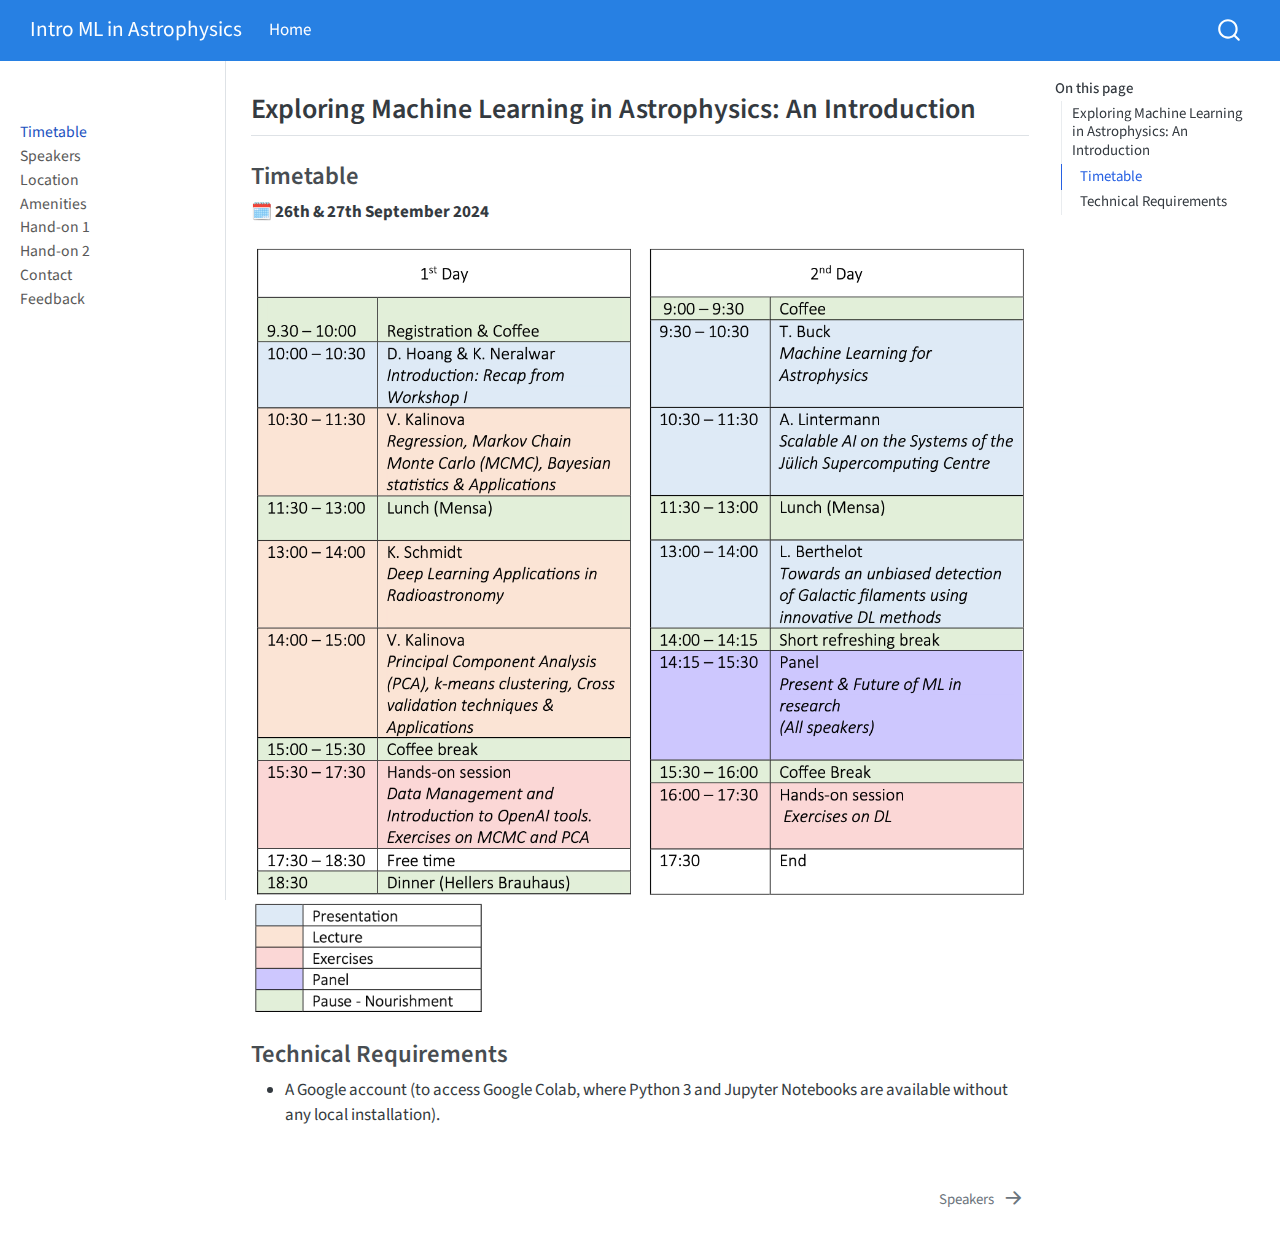
<file: docs/index.html>
<!DOCTYPE html>
<html xmlns="http://www.w3.org/1999/xhtml" lang="en" xml:lang="en"><head>

<meta charset="utf-8">
<meta name="generator" content="quarto-1.4.553">

<meta name="viewport" content="width=device-width, initial-scale=1.0, user-scalable=yes">


<title>Intro ML in Astrophysics</title>
<style>
code{white-space: pre-wrap;}
span.smallcaps{font-variant: small-caps;}
div.columns{display: flex; gap: min(4vw, 1.5em);}
div.column{flex: auto; overflow-x: auto;}
div.hanging-indent{margin-left: 1.5em; text-indent: -1.5em;}
ul.task-list{list-style: none;}
ul.task-list li input[type="checkbox"] {
  width: 0.8em;
  margin: 0 0.8em 0.2em -1em; /* quarto-specific, see https://github.com/quarto-dev/quarto-cli/issues/4556 */ 
  vertical-align: middle;
}
</style>


<script src="site_libs/quarto-nav/quarto-nav.js"></script>
<script src="site_libs/quarto-nav/headroom.min.js"></script>
<script src="site_libs/clipboard/clipboard.min.js"></script>
<script src="site_libs/quarto-search/autocomplete.umd.js"></script>
<script src="site_libs/quarto-search/fuse.min.js"></script>
<script src="site_libs/quarto-search/quarto-search.js"></script>
<meta name="quarto:offset" content="./">
<link href="./speaker.html" rel="next">
<script src="site_libs/quarto-html/quarto.js"></script>
<script src="site_libs/quarto-html/popper.min.js"></script>
<script src="site_libs/quarto-html/tippy.umd.min.js"></script>
<script src="site_libs/quarto-html/anchor.min.js"></script>
<link href="site_libs/quarto-html/tippy.css" rel="stylesheet">
<link href="site_libs/quarto-html/quarto-syntax-highlighting.css" rel="stylesheet" id="quarto-text-highlighting-styles">
<script src="site_libs/bootstrap/bootstrap.min.js"></script>
<link href="site_libs/bootstrap/bootstrap-icons.css" rel="stylesheet">
<link href="site_libs/bootstrap/bootstrap.min.css" rel="stylesheet" id="quarto-bootstrap" data-mode="light">
<script id="quarto-search-options" type="application/json">{
  "location": "navbar",
  "copy-button": false,
  "collapse-after": 3,
  "panel-placement": "end",
  "type": "overlay",
  "limit": 50,
  "keyboard-shortcut": [
    "f",
    "/",
    "s"
  ],
  "show-item-context": false,
  "language": {
    "search-no-results-text": "No results",
    "search-matching-documents-text": "matching documents",
    "search-copy-link-title": "Copy link to search",
    "search-hide-matches-text": "Hide additional matches",
    "search-more-match-text": "more match in this document",
    "search-more-matches-text": "more matches in this document",
    "search-clear-button-title": "Clear",
    "search-text-placeholder": "",
    "search-detached-cancel-button-title": "Cancel",
    "search-submit-button-title": "Submit",
    "search-label": "Search"
  }
}</script>


<link rel="stylesheet" href="styles.css">
</head>

<body class="nav-sidebar docked nav-fixed">

<div id="quarto-search-results"></div>
  <header id="quarto-header" class="headroom fixed-top">
    <nav class="navbar navbar-expand-lg " data-bs-theme="dark">
      <div class="navbar-container container-fluid">
      <div class="navbar-brand-container mx-auto">
    <a class="navbar-brand" href="./index.html">
    <span class="navbar-title">Intro ML in Astrophysics</span>
    </a>
  </div>
            <div id="quarto-search" class="" title="Search"></div>
          <button class="navbar-toggler" type="button" data-bs-toggle="collapse" data-bs-target="#navbarCollapse" aria-controls="navbarCollapse" aria-expanded="false" aria-label="Toggle navigation" onclick="if (window.quartoToggleHeadroom) { window.quartoToggleHeadroom(); }">
  <span class="navbar-toggler-icon"></span>
</button>
          <div class="collapse navbar-collapse" id="navbarCollapse">
            <ul class="navbar-nav navbar-nav-scroll me-auto">
  <li class="nav-item">
    <a class="nav-link active" href="./index.html" aria-current="page"> 
<span class="menu-text">Home</span></a>
  </li>  
</ul>
          </div> <!-- /navcollapse -->
          <div class="quarto-navbar-tools">
</div>
      </div> <!-- /container-fluid -->
    </nav>
  <nav class="quarto-secondary-nav">
    <div class="container-fluid d-flex">
      <button type="button" class="quarto-btn-toggle btn" data-bs-toggle="collapse" data-bs-target=".quarto-sidebar-collapse-item" aria-controls="quarto-sidebar" aria-expanded="false" aria-label="Toggle sidebar navigation" onclick="if (window.quartoToggleHeadroom) { window.quartoToggleHeadroom(); }">
        <i class="bi bi-layout-text-sidebar-reverse"></i>
      </button>
        <nav class="quarto-page-breadcrumbs" aria-label="breadcrumb"><ol class="breadcrumb"><li class="breadcrumb-item"><a href="./index.html">Timetable</a></li></ol></nav>
        <a class="flex-grow-1" role="button" data-bs-toggle="collapse" data-bs-target=".quarto-sidebar-collapse-item" aria-controls="quarto-sidebar" aria-expanded="false" aria-label="Toggle sidebar navigation" onclick="if (window.quartoToggleHeadroom) { window.quartoToggleHeadroom(); }">      
        </a>
      <button type="button" class="btn quarto-search-button" aria-label="" onclick="window.quartoOpenSearch();">
        <i class="bi bi-search"></i>
      </button>
    </div>
  </nav>
</header>
<!-- content -->
<div id="quarto-content" class="quarto-container page-columns page-rows-contents page-layout-article page-navbar">
<!-- sidebar -->
  <nav id="quarto-sidebar" class="sidebar collapse collapse-horizontal quarto-sidebar-collapse-item sidebar-navigation docked overflow-auto">
        <div class="mt-2 flex-shrink-0 align-items-center">
        <div class="sidebar-search">
        <div id="quarto-search" class="" title="Search"></div>
        </div>
        </div>
    <div class="sidebar-menu-container"> 
    <ul class="list-unstyled mt-1">
        <li class="sidebar-item">
  <div class="sidebar-item-container"> 
  <a href="./index.html" class="sidebar-item-text sidebar-link active">
 <span class="menu-text">Timetable</span></a>
  </div>
</li>
        <li class="sidebar-item">
  <div class="sidebar-item-container"> 
  <a href="./speaker.html" class="sidebar-item-text sidebar-link">
 <span class="menu-text">Speakers</span></a>
  </div>
</li>
        <li class="sidebar-item">
  <div class="sidebar-item-container"> 
  <a href="./location.html" class="sidebar-item-text sidebar-link">
 <span class="menu-text">Location</span></a>
  </div>
</li>
        <li class="sidebar-item">
  <div class="sidebar-item-container"> 
  <a href="./amenities.html" class="sidebar-item-text sidebar-link">
 <span class="menu-text">Amenities</span></a>
  </div>
</li>
        <li class="sidebar-item">
  <div class="sidebar-item-container"> 
  <a href="./handon1.html" class="sidebar-item-text sidebar-link">
 <span class="menu-text">Hand-on 1</span></a>
  </div>
</li>
        <li class="sidebar-item">
  <div class="sidebar-item-container"> 
  <a href="./handon2.html" class="sidebar-item-text sidebar-link">
 <span class="menu-text">Hand-on 2</span></a>
  </div>
</li>
        <li class="sidebar-item">
  <div class="sidebar-item-container"> 
  <a href="./Contact.html" class="sidebar-item-text sidebar-link">
 <span class="menu-text">Contact</span></a>
  </div>
</li>
        <li class="sidebar-item">
  <div class="sidebar-item-container"> 
  <a href="./feedback.html" class="sidebar-item-text sidebar-link">
 <span class="menu-text">Feedback</span></a>
  </div>
</li>
    </ul>
    </div>
</nav>
<div id="quarto-sidebar-glass" class="quarto-sidebar-collapse-item" data-bs-toggle="collapse" data-bs-target=".quarto-sidebar-collapse-item"></div>
<!-- margin-sidebar -->
    <div id="quarto-margin-sidebar" class="sidebar margin-sidebar">
        <nav id="TOC" role="doc-toc" class="toc-active">
    <h2 id="toc-title">On this page</h2>
   
  <ul>
  <li><a href="#exploring-machine-learning-in-astrophysics-an-introduction" id="toc-exploring-machine-learning-in-astrophysics-an-introduction" class="nav-link active" data-scroll-target="#exploring-machine-learning-in-astrophysics-an-introduction">Exploring Machine Learning in Astrophysics: An Introduction</a>
  <ul class="collapse">
  <li><a href="#timetable" id="toc-timetable" class="nav-link" data-scroll-target="#timetable">Timetable</a></li>
  <li><a href="#technical-requirements" id="toc-technical-requirements" class="nav-link" data-scroll-target="#technical-requirements">Technical Requirements</a></li>
  </ul></li>
  </ul>
</nav>
    </div>
<!-- main -->
<main class="content" id="quarto-document-content">




<section id="exploring-machine-learning-in-astrophysics-an-introduction" class="level2">
<h2 class="anchored" data-anchor-id="exploring-machine-learning-in-astrophysics-an-introduction">Exploring Machine Learning in Astrophysics: An Introduction</h2>
<section id="timetable" class="level3">
<h3 class="anchored" data-anchor-id="timetable">Timetable</h3>
<p>🗓️ <strong>26th &amp; 27th September 2024</strong></p>
<p><img src="images/agenda.png" class="img-fluid"> <img src="images/note.png" class="img-fluid" style="width:30.0%"></p>
</section>
<section id="technical-requirements" class="level3">
<h3 class="anchored" data-anchor-id="technical-requirements">Technical Requirements</h3>
<ul>
<li>A Google account (to access Google Colab, where Python 3 and Jupyter Notebooks are available without any local installation).</li>
</ul>


</section>
</section>

</main> <!-- /main -->
<script id="quarto-html-after-body" type="application/javascript">
window.document.addEventListener("DOMContentLoaded", function (event) {
  const toggleBodyColorMode = (bsSheetEl) => {
    const mode = bsSheetEl.getAttribute("data-mode");
    const bodyEl = window.document.querySelector("body");
    if (mode === "dark") {
      bodyEl.classList.add("quarto-dark");
      bodyEl.classList.remove("quarto-light");
    } else {
      bodyEl.classList.add("quarto-light");
      bodyEl.classList.remove("quarto-dark");
    }
  }
  const toggleBodyColorPrimary = () => {
    const bsSheetEl = window.document.querySelector("link#quarto-bootstrap");
    if (bsSheetEl) {
      toggleBodyColorMode(bsSheetEl);
    }
  }
  toggleBodyColorPrimary();  
  const icon = "";
  const anchorJS = new window.AnchorJS();
  anchorJS.options = {
    placement: 'right',
    icon: icon
  };
  anchorJS.add('.anchored');
  const isCodeAnnotation = (el) => {
    for (const clz of el.classList) {
      if (clz.startsWith('code-annotation-')) {                     
        return true;
      }
    }
    return false;
  }
  const clipboard = new window.ClipboardJS('.code-copy-button', {
    text: function(trigger) {
      const codeEl = trigger.previousElementSibling.cloneNode(true);
      for (const childEl of codeEl.children) {
        if (isCodeAnnotation(childEl)) {
          childEl.remove();
        }
      }
      return codeEl.innerText;
    }
  });
  clipboard.on('success', function(e) {
    // button target
    const button = e.trigger;
    // don't keep focus
    button.blur();
    // flash "checked"
    button.classList.add('code-copy-button-checked');
    var currentTitle = button.getAttribute("title");
    button.setAttribute("title", "Copied!");
    let tooltip;
    if (window.bootstrap) {
      button.setAttribute("data-bs-toggle", "tooltip");
      button.setAttribute("data-bs-placement", "left");
      button.setAttribute("data-bs-title", "Copied!");
      tooltip = new bootstrap.Tooltip(button, 
        { trigger: "manual", 
          customClass: "code-copy-button-tooltip",
          offset: [0, -8]});
      tooltip.show();    
    }
    setTimeout(function() {
      if (tooltip) {
        tooltip.hide();
        button.removeAttribute("data-bs-title");
        button.removeAttribute("data-bs-toggle");
        button.removeAttribute("data-bs-placement");
      }
      button.setAttribute("title", currentTitle);
      button.classList.remove('code-copy-button-checked');
    }, 1000);
    // clear code selection
    e.clearSelection();
  });
    var localhostRegex = new RegExp(/^(?:http|https):\/\/localhost\:?[0-9]*\//);
    var mailtoRegex = new RegExp(/^mailto:/);
      var filterRegex = new RegExp('/' + window.location.host + '/');
    var isInternal = (href) => {
        return filterRegex.test(href) || localhostRegex.test(href) || mailtoRegex.test(href);
    }
    // Inspect non-navigation links and adorn them if external
 	var links = window.document.querySelectorAll('a[href]:not(.nav-link):not(.navbar-brand):not(.toc-action):not(.sidebar-link):not(.sidebar-item-toggle):not(.pagination-link):not(.no-external):not([aria-hidden]):not(.dropdown-item):not(.quarto-navigation-tool)');
    for (var i=0; i<links.length; i++) {
      const link = links[i];
      if (!isInternal(link.href)) {
        // undo the damage that might have been done by quarto-nav.js in the case of
        // links that we want to consider external
        if (link.dataset.originalHref !== undefined) {
          link.href = link.dataset.originalHref;
        }
      }
    }
  function tippyHover(el, contentFn, onTriggerFn, onUntriggerFn) {
    const config = {
      allowHTML: true,
      maxWidth: 500,
      delay: 100,
      arrow: false,
      appendTo: function(el) {
          return el.parentElement;
      },
      interactive: true,
      interactiveBorder: 10,
      theme: 'quarto',
      placement: 'bottom-start',
    };
    if (contentFn) {
      config.content = contentFn;
    }
    if (onTriggerFn) {
      config.onTrigger = onTriggerFn;
    }
    if (onUntriggerFn) {
      config.onUntrigger = onUntriggerFn;
    }
    window.tippy(el, config); 
  }
  const noterefs = window.document.querySelectorAll('a[role="doc-noteref"]');
  for (var i=0; i<noterefs.length; i++) {
    const ref = noterefs[i];
    tippyHover(ref, function() {
      // use id or data attribute instead here
      let href = ref.getAttribute('data-footnote-href') || ref.getAttribute('href');
      try { href = new URL(href).hash; } catch {}
      const id = href.replace(/^#\/?/, "");
      const note = window.document.getElementById(id);
      if (note) {
        return note.innerHTML;
      } else {
        return "";
      }
    });
  }
  const xrefs = window.document.querySelectorAll('a.quarto-xref');
  const processXRef = (id, note) => {
    // Strip column container classes
    const stripColumnClz = (el) => {
      el.classList.remove("page-full", "page-columns");
      if (el.children) {
        for (const child of el.children) {
          stripColumnClz(child);
        }
      }
    }
    stripColumnClz(note)
    if (id === null || id.startsWith('sec-')) {
      // Special case sections, only their first couple elements
      const container = document.createElement("div");
      if (note.children && note.children.length > 2) {
        container.appendChild(note.children[0].cloneNode(true));
        for (let i = 1; i < note.children.length; i++) {
          const child = note.children[i];
          if (child.tagName === "P" && child.innerText === "") {
            continue;
          } else {
            container.appendChild(child.cloneNode(true));
            break;
          }
        }
        if (window.Quarto?.typesetMath) {
          window.Quarto.typesetMath(container);
        }
        return container.innerHTML
      } else {
        if (window.Quarto?.typesetMath) {
          window.Quarto.typesetMath(note);
        }
        return note.innerHTML;
      }
    } else {
      // Remove any anchor links if they are present
      const anchorLink = note.querySelector('a.anchorjs-link');
      if (anchorLink) {
        anchorLink.remove();
      }
      if (window.Quarto?.typesetMath) {
        window.Quarto.typesetMath(note);
      }
      // TODO in 1.5, we should make sure this works without a callout special case
      if (note.classList.contains("callout")) {
        return note.outerHTML;
      } else {
        return note.innerHTML;
      }
    }
  }
  for (var i=0; i<xrefs.length; i++) {
    const xref = xrefs[i];
    tippyHover(xref, undefined, function(instance) {
      instance.disable();
      let url = xref.getAttribute('href');
      let hash = undefined; 
      if (url.startsWith('#')) {
        hash = url;
      } else {
        try { hash = new URL(url).hash; } catch {}
      }
      if (hash) {
        const id = hash.replace(/^#\/?/, "");
        const note = window.document.getElementById(id);
        if (note !== null) {
          try {
            const html = processXRef(id, note.cloneNode(true));
            instance.setContent(html);
          } finally {
            instance.enable();
            instance.show();
          }
        } else {
          // See if we can fetch this
          fetch(url.split('#')[0])
          .then(res => res.text())
          .then(html => {
            const parser = new DOMParser();
            const htmlDoc = parser.parseFromString(html, "text/html");
            const note = htmlDoc.getElementById(id);
            if (note !== null) {
              const html = processXRef(id, note);
              instance.setContent(html);
            } 
          }).finally(() => {
            instance.enable();
            instance.show();
          });
        }
      } else {
        // See if we can fetch a full url (with no hash to target)
        // This is a special case and we should probably do some content thinning / targeting
        fetch(url)
        .then(res => res.text())
        .then(html => {
          const parser = new DOMParser();
          const htmlDoc = parser.parseFromString(html, "text/html");
          const note = htmlDoc.querySelector('main.content');
          if (note !== null) {
            // This should only happen for chapter cross references
            // (since there is no id in the URL)
            // remove the first header
            if (note.children.length > 0 && note.children[0].tagName === "HEADER") {
              note.children[0].remove();
            }
            const html = processXRef(null, note);
            instance.setContent(html);
          } 
        }).finally(() => {
          instance.enable();
          instance.show();
        });
      }
    }, function(instance) {
    });
  }
      let selectedAnnoteEl;
      const selectorForAnnotation = ( cell, annotation) => {
        let cellAttr = 'data-code-cell="' + cell + '"';
        let lineAttr = 'data-code-annotation="' +  annotation + '"';
        const selector = 'span[' + cellAttr + '][' + lineAttr + ']';
        return selector;
      }
      const selectCodeLines = (annoteEl) => {
        const doc = window.document;
        const targetCell = annoteEl.getAttribute("data-target-cell");
        const targetAnnotation = annoteEl.getAttribute("data-target-annotation");
        const annoteSpan = window.document.querySelector(selectorForAnnotation(targetCell, targetAnnotation));
        const lines = annoteSpan.getAttribute("data-code-lines").split(",");
        const lineIds = lines.map((line) => {
          return targetCell + "-" + line;
        })
        let top = null;
        let height = null;
        let parent = null;
        if (lineIds.length > 0) {
            //compute the position of the single el (top and bottom and make a div)
            const el = window.document.getElementById(lineIds[0]);
            top = el.offsetTop;
            height = el.offsetHeight;
            parent = el.parentElement.parentElement;
          if (lineIds.length > 1) {
            const lastEl = window.document.getElementById(lineIds[lineIds.length - 1]);
            const bottom = lastEl.offsetTop + lastEl.offsetHeight;
            height = bottom - top;
          }
          if (top !== null && height !== null && parent !== null) {
            // cook up a div (if necessary) and position it 
            let div = window.document.getElementById("code-annotation-line-highlight");
            if (div === null) {
              div = window.document.createElement("div");
              div.setAttribute("id", "code-annotation-line-highlight");
              div.style.position = 'absolute';
              parent.appendChild(div);
            }
            div.style.top = top - 2 + "px";
            div.style.height = height + 4 + "px";
            div.style.left = 0;
            let gutterDiv = window.document.getElementById("code-annotation-line-highlight-gutter");
            if (gutterDiv === null) {
              gutterDiv = window.document.createElement("div");
              gutterDiv.setAttribute("id", "code-annotation-line-highlight-gutter");
              gutterDiv.style.position = 'absolute';
              const codeCell = window.document.getElementById(targetCell);
              const gutter = codeCell.querySelector('.code-annotation-gutter');
              gutter.appendChild(gutterDiv);
            }
            gutterDiv.style.top = top - 2 + "px";
            gutterDiv.style.height = height + 4 + "px";
          }
          selectedAnnoteEl = annoteEl;
        }
      };
      const unselectCodeLines = () => {
        const elementsIds = ["code-annotation-line-highlight", "code-annotation-line-highlight-gutter"];
        elementsIds.forEach((elId) => {
          const div = window.document.getElementById(elId);
          if (div) {
            div.remove();
          }
        });
        selectedAnnoteEl = undefined;
      };
        // Handle positioning of the toggle
    window.addEventListener(
      "resize",
      throttle(() => {
        elRect = undefined;
        if (selectedAnnoteEl) {
          selectCodeLines(selectedAnnoteEl);
        }
      }, 10)
    );
    function throttle(fn, ms) {
    let throttle = false;
    let timer;
      return (...args) => {
        if(!throttle) { // first call gets through
            fn.apply(this, args);
            throttle = true;
        } else { // all the others get throttled
            if(timer) clearTimeout(timer); // cancel #2
            timer = setTimeout(() => {
              fn.apply(this, args);
              timer = throttle = false;
            }, ms);
        }
      };
    }
      // Attach click handler to the DT
      const annoteDls = window.document.querySelectorAll('dt[data-target-cell]');
      for (const annoteDlNode of annoteDls) {
        annoteDlNode.addEventListener('click', (event) => {
          const clickedEl = event.target;
          if (clickedEl !== selectedAnnoteEl) {
            unselectCodeLines();
            const activeEl = window.document.querySelector('dt[data-target-cell].code-annotation-active');
            if (activeEl) {
              activeEl.classList.remove('code-annotation-active');
            }
            selectCodeLines(clickedEl);
            clickedEl.classList.add('code-annotation-active');
          } else {
            // Unselect the line
            unselectCodeLines();
            clickedEl.classList.remove('code-annotation-active');
          }
        });
      }
  const findCites = (el) => {
    const parentEl = el.parentElement;
    if (parentEl) {
      const cites = parentEl.dataset.cites;
      if (cites) {
        return {
          el,
          cites: cites.split(' ')
        };
      } else {
        return findCites(el.parentElement)
      }
    } else {
      return undefined;
    }
  };
  var bibliorefs = window.document.querySelectorAll('a[role="doc-biblioref"]');
  for (var i=0; i<bibliorefs.length; i++) {
    const ref = bibliorefs[i];
    const citeInfo = findCites(ref);
    if (citeInfo) {
      tippyHover(citeInfo.el, function() {
        var popup = window.document.createElement('div');
        citeInfo.cites.forEach(function(cite) {
          var citeDiv = window.document.createElement('div');
          citeDiv.classList.add('hanging-indent');
          citeDiv.classList.add('csl-entry');
          var biblioDiv = window.document.getElementById('ref-' + cite);
          if (biblioDiv) {
            citeDiv.innerHTML = biblioDiv.innerHTML;
          }
          popup.appendChild(citeDiv);
        });
        return popup.innerHTML;
      });
    }
  }
});
</script>
<nav class="page-navigation">
  <div class="nav-page nav-page-previous">
  </div>
  <div class="nav-page nav-page-next">
      <a href="./speaker.html" class="pagination-link" aria-label="Speakers">
        <span class="nav-page-text">Speakers</span> <i class="bi bi-arrow-right-short"></i>
      </a>
  </div>
</nav>
</div> <!-- /content -->




</body></html>
</file>
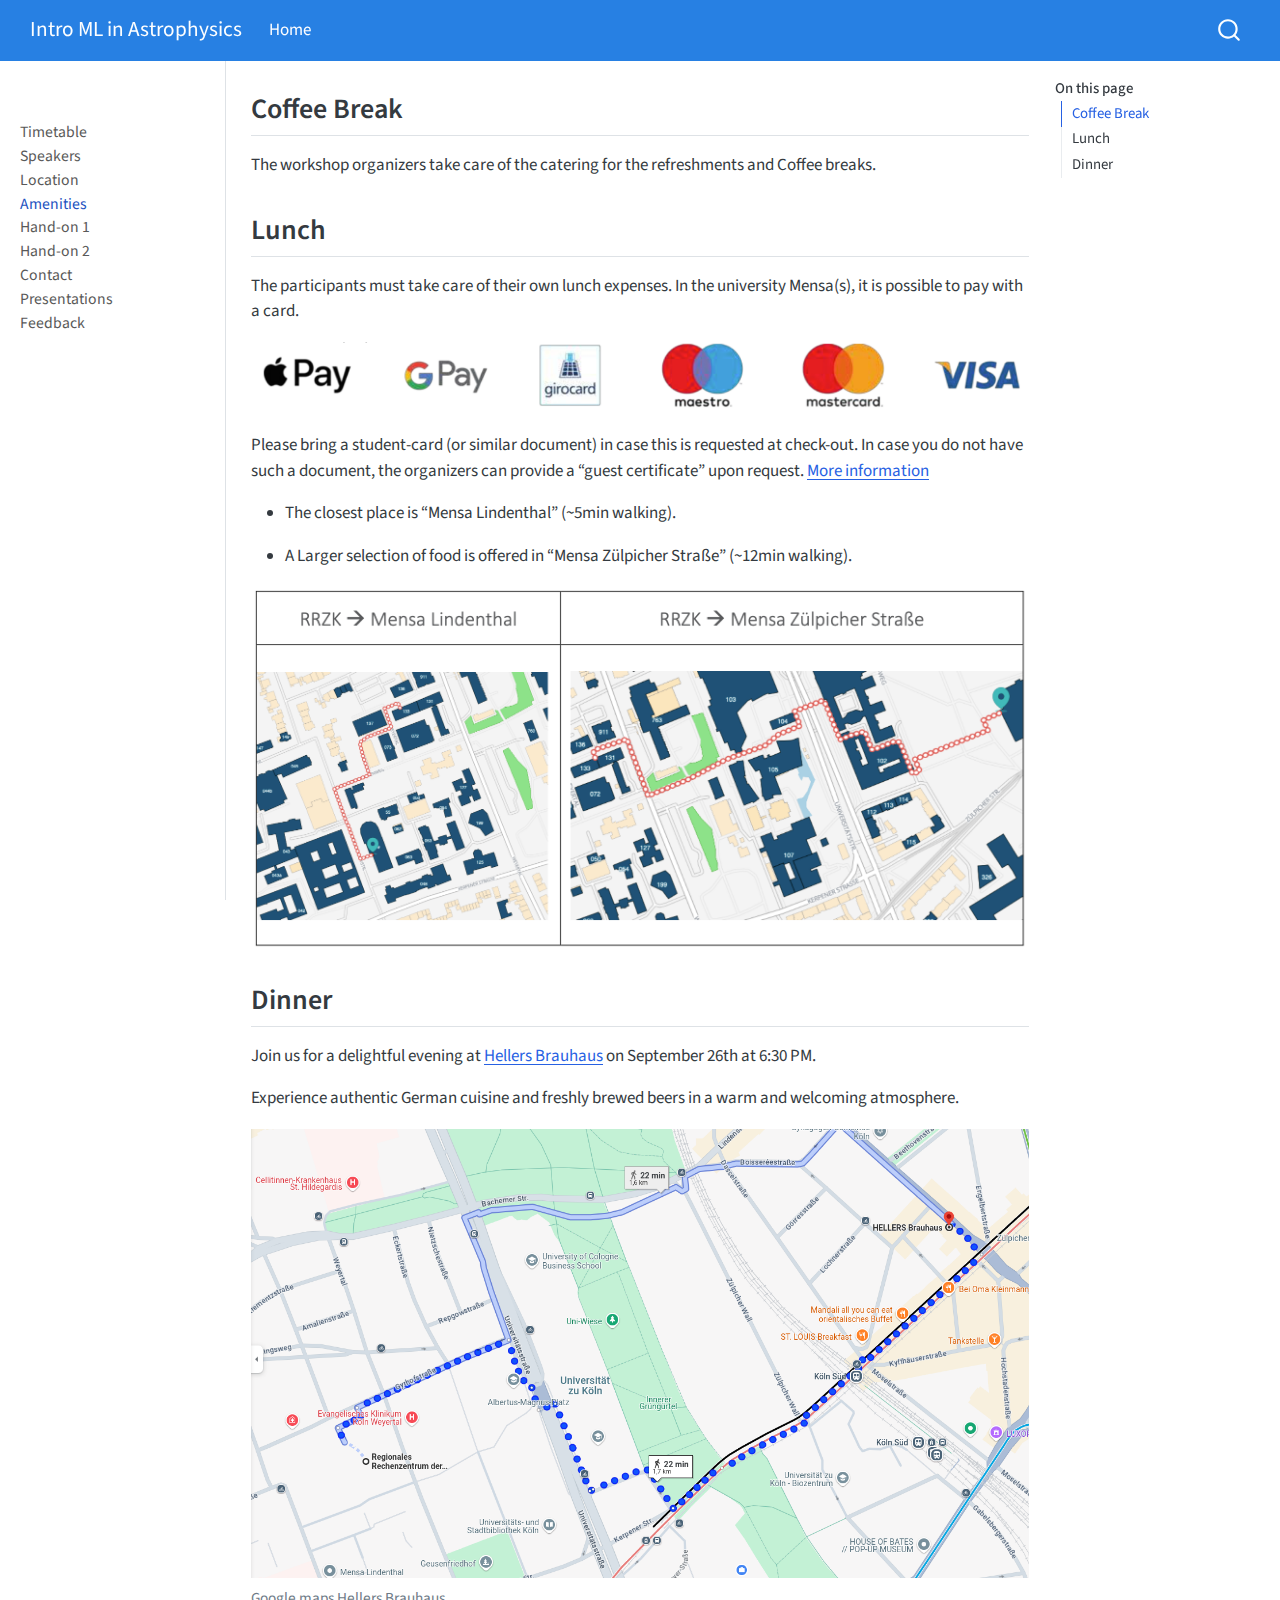
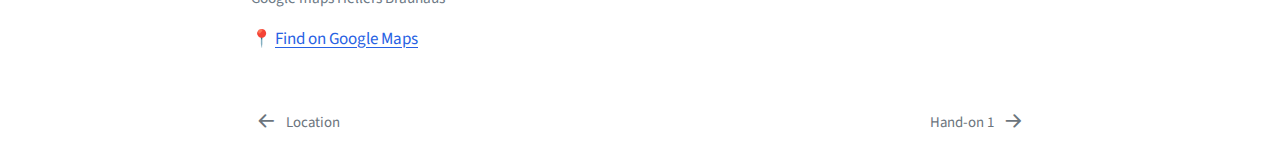
<file: docs/amenities.html>
<!DOCTYPE html>
<html xmlns="http://www.w3.org/1999/xhtml" lang="en" xml:lang="en"><head>

<meta charset="utf-8">
<meta name="generator" content="quarto-1.4.553">

<meta name="viewport" content="width=device-width, initial-scale=1.0, user-scalable=yes">


<title>Intro ML in Astrophysics</title>
<style>
code{white-space: pre-wrap;}
span.smallcaps{font-variant: small-caps;}
div.columns{display: flex; gap: min(4vw, 1.5em);}
div.column{flex: auto; overflow-x: auto;}
div.hanging-indent{margin-left: 1.5em; text-indent: -1.5em;}
ul.task-list{list-style: none;}
ul.task-list li input[type="checkbox"] {
  width: 0.8em;
  margin: 0 0.8em 0.2em -1em; /* quarto-specific, see https://github.com/quarto-dev/quarto-cli/issues/4556 */ 
  vertical-align: middle;
}
</style>


<script src="site_libs/quarto-nav/quarto-nav.js"></script>
<script src="site_libs/quarto-nav/headroom.min.js"></script>
<script src="site_libs/clipboard/clipboard.min.js"></script>
<script src="site_libs/quarto-search/autocomplete.umd.js"></script>
<script src="site_libs/quarto-search/fuse.min.js"></script>
<script src="site_libs/quarto-search/quarto-search.js"></script>
<meta name="quarto:offset" content="./">
<link href="./handon1.html" rel="next">
<link href="./location.html" rel="prev">
<script src="site_libs/quarto-html/quarto.js"></script>
<script src="site_libs/quarto-html/popper.min.js"></script>
<script src="site_libs/quarto-html/tippy.umd.min.js"></script>
<script src="site_libs/quarto-html/anchor.min.js"></script>
<link href="site_libs/quarto-html/tippy.css" rel="stylesheet">
<link href="site_libs/quarto-html/quarto-syntax-highlighting.css" rel="stylesheet" id="quarto-text-highlighting-styles">
<script src="site_libs/bootstrap/bootstrap.min.js"></script>
<link href="site_libs/bootstrap/bootstrap-icons.css" rel="stylesheet">
<link href="site_libs/bootstrap/bootstrap.min.css" rel="stylesheet" id="quarto-bootstrap" data-mode="light">
<script id="quarto-search-options" type="application/json">{
  "location": "navbar",
  "copy-button": false,
  "collapse-after": 3,
  "panel-placement": "end",
  "type": "overlay",
  "limit": 50,
  "keyboard-shortcut": [
    "f",
    "/",
    "s"
  ],
  "show-item-context": false,
  "language": {
    "search-no-results-text": "No results",
    "search-matching-documents-text": "matching documents",
    "search-copy-link-title": "Copy link to search",
    "search-hide-matches-text": "Hide additional matches",
    "search-more-match-text": "more match in this document",
    "search-more-matches-text": "more matches in this document",
    "search-clear-button-title": "Clear",
    "search-text-placeholder": "",
    "search-detached-cancel-button-title": "Cancel",
    "search-submit-button-title": "Submit",
    "search-label": "Search"
  }
}</script>


<link rel="stylesheet" href="styles.css">
</head>

<body class="nav-sidebar docked nav-fixed">

<div id="quarto-search-results"></div>
  <header id="quarto-header" class="headroom fixed-top">
    <nav class="navbar navbar-expand-lg " data-bs-theme="dark">
      <div class="navbar-container container-fluid">
      <div class="navbar-brand-container mx-auto">
    <a class="navbar-brand" href="./index.html">
    <span class="navbar-title">Intro ML in Astrophysics</span>
    </a>
  </div>
            <div id="quarto-search" class="" title="Search"></div>
          <button class="navbar-toggler" type="button" data-bs-toggle="collapse" data-bs-target="#navbarCollapse" aria-controls="navbarCollapse" aria-expanded="false" aria-label="Toggle navigation" onclick="if (window.quartoToggleHeadroom) { window.quartoToggleHeadroom(); }">
  <span class="navbar-toggler-icon"></span>
</button>
          <div class="collapse navbar-collapse" id="navbarCollapse">
            <ul class="navbar-nav navbar-nav-scroll me-auto">
  <li class="nav-item">
    <a class="nav-link active" href="./index.html" aria-current="page"> 
<span class="menu-text">Home</span></a>
  </li>  
</ul>
          </div> <!-- /navcollapse -->
          <div class="quarto-navbar-tools">
</div>
      </div> <!-- /container-fluid -->
    </nav>
  <nav class="quarto-secondary-nav">
    <div class="container-fluid d-flex">
      <button type="button" class="quarto-btn-toggle btn" data-bs-toggle="collapse" data-bs-target=".quarto-sidebar-collapse-item" aria-controls="quarto-sidebar" aria-expanded="false" aria-label="Toggle sidebar navigation" onclick="if (window.quartoToggleHeadroom) { window.quartoToggleHeadroom(); }">
        <i class="bi bi-layout-text-sidebar-reverse"></i>
      </button>
        <nav class="quarto-page-breadcrumbs" aria-label="breadcrumb"><ol class="breadcrumb"><li class="breadcrumb-item"><a href="./amenities.html">Amenities</a></li></ol></nav>
        <a class="flex-grow-1" role="button" data-bs-toggle="collapse" data-bs-target=".quarto-sidebar-collapse-item" aria-controls="quarto-sidebar" aria-expanded="false" aria-label="Toggle sidebar navigation" onclick="if (window.quartoToggleHeadroom) { window.quartoToggleHeadroom(); }">      
        </a>
      <button type="button" class="btn quarto-search-button" aria-label="" onclick="window.quartoOpenSearch();">
        <i class="bi bi-search"></i>
      </button>
    </div>
  </nav>
</header>
<!-- content -->
<div id="quarto-content" class="quarto-container page-columns page-rows-contents page-layout-article page-navbar">
<!-- sidebar -->
  <nav id="quarto-sidebar" class="sidebar collapse collapse-horizontal quarto-sidebar-collapse-item sidebar-navigation docked overflow-auto">
        <div class="mt-2 flex-shrink-0 align-items-center">
        <div class="sidebar-search">
        <div id="quarto-search" class="" title="Search"></div>
        </div>
        </div>
    <div class="sidebar-menu-container"> 
    <ul class="list-unstyled mt-1">
        <li class="sidebar-item">
  <div class="sidebar-item-container"> 
  <a href="./index.html" class="sidebar-item-text sidebar-link">
 <span class="menu-text">Timetable</span></a>
  </div>
</li>
        <li class="sidebar-item">
  <div class="sidebar-item-container"> 
  <a href="./speaker.html" class="sidebar-item-text sidebar-link">
 <span class="menu-text">Speakers</span></a>
  </div>
</li>
        <li class="sidebar-item">
  <div class="sidebar-item-container"> 
  <a href="./location.html" class="sidebar-item-text sidebar-link">
 <span class="menu-text">Location</span></a>
  </div>
</li>
        <li class="sidebar-item">
  <div class="sidebar-item-container"> 
  <a href="./amenities.html" class="sidebar-item-text sidebar-link active">
 <span class="menu-text">Amenities</span></a>
  </div>
</li>
        <li class="sidebar-item">
  <div class="sidebar-item-container"> 
  <a href="./handon1.html" class="sidebar-item-text sidebar-link">
 <span class="menu-text">Hand-on 1</span></a>
  </div>
</li>
        <li class="sidebar-item">
  <div class="sidebar-item-container"> 
  <a href="./handon2.html" class="sidebar-item-text sidebar-link">
 <span class="menu-text">Hand-on 2</span></a>
  </div>
</li>
        <li class="sidebar-item">
  <div class="sidebar-item-container"> 
  <a href="./Contact.html" class="sidebar-item-text sidebar-link">
 <span class="menu-text">Contact</span></a>
  </div>
</li>
        <li class="sidebar-item">
  <div class="sidebar-item-container"> 
  <a href="./presentations.html" class="sidebar-item-text sidebar-link">
 <span class="menu-text">Presentations</span></a>
  </div>
</li>
        <li class="sidebar-item">
  <div class="sidebar-item-container"> 
  <a href="./feedback.html" class="sidebar-item-text sidebar-link">
 <span class="menu-text">Feedback</span></a>
  </div>
</li>
    </ul>
    </div>
</nav>
<div id="quarto-sidebar-glass" class="quarto-sidebar-collapse-item" data-bs-toggle="collapse" data-bs-target=".quarto-sidebar-collapse-item"></div>
<!-- margin-sidebar -->
    <div id="quarto-margin-sidebar" class="sidebar margin-sidebar">
        <nav id="TOC" role="doc-toc" class="toc-active">
    <h2 id="toc-title">On this page</h2>
   
  <ul>
  <li><a href="#coffee-break" id="toc-coffee-break" class="nav-link active" data-scroll-target="#coffee-break">Coffee Break</a></li>
  <li><a href="#lunch" id="toc-lunch" class="nav-link" data-scroll-target="#lunch">Lunch</a></li>
  <li><a href="#dinner" id="toc-dinner" class="nav-link" data-scroll-target="#dinner">Dinner</a></li>
  </ul>
</nav>
    </div>
<!-- main -->
<main class="content" id="quarto-document-content">




<section id="coffee-break" class="level2">
<h2 class="anchored" data-anchor-id="coffee-break">Coffee Break</h2>
<p>The workshop organizers take care of the catering for the refreshments and Coffee breaks.</p>
</section>
<section id="lunch" class="level2">
<h2 class="anchored" data-anchor-id="lunch">Lunch</h2>
<p>The participants must take care of their own lunch expenses. In the university Mensa(s), it is possible to pay with a card.</p>
<p><img src="images/card.png" class="img-fluid"></p>
<p>Please bring a student-card (or similar document) in case this is requested at check-out. In case you do not have such a document, the organizers can provide a “guest certificate” upon request. <a href="https://www.kstw.de/gastronomie/essen-fuer-alle-wer-darf-bei-uns-speisen">More information</a></p>
<ul>
<li><p>The closest place is “Mensa Lindenthal” (~5min walking).</p></li>
<li><p>A Larger selection of food is offered in “Mensa Zülpicher Straße” (~12min walking).</p></li>
</ul>
<p><img src="images/mensa.png" class="img-fluid"></p>
</section>
<section id="dinner" class="level2">
<h2 class="anchored" data-anchor-id="dinner">Dinner</h2>
<p>Join us for a delightful evening at <a href="https://www.hellers.koeln/">Hellers Brauhaus</a> on September 26th at 6:30 PM.</p>
<p>Experience authentic German cuisine and freshly brewed beers in a warm and welcoming atmosphere.</p>
<div class="quarto-figure quarto-figure-center">
<figure class="figure">
<p><img src="images/dinner.png" class="img-fluid figure-img"></p>
<figcaption>Google maps Hellers Brauhaus</figcaption>
</figure>
</div>
<p>📍 <a href="https://maps.app.goo.gl/ewMtQugY8mBxGogs6">Find on Google Maps</a></p>


</section>

</main> <!-- /main -->
<script id="quarto-html-after-body" type="application/javascript">
window.document.addEventListener("DOMContentLoaded", function (event) {
  const toggleBodyColorMode = (bsSheetEl) => {
    const mode = bsSheetEl.getAttribute("data-mode");
    const bodyEl = window.document.querySelector("body");
    if (mode === "dark") {
      bodyEl.classList.add("quarto-dark");
      bodyEl.classList.remove("quarto-light");
    } else {
      bodyEl.classList.add("quarto-light");
      bodyEl.classList.remove("quarto-dark");
    }
  }
  const toggleBodyColorPrimary = () => {
    const bsSheetEl = window.document.querySelector("link#quarto-bootstrap");
    if (bsSheetEl) {
      toggleBodyColorMode(bsSheetEl);
    }
  }
  toggleBodyColorPrimary();  
  const icon = "";
  const anchorJS = new window.AnchorJS();
  anchorJS.options = {
    placement: 'right',
    icon: icon
  };
  anchorJS.add('.anchored');
  const isCodeAnnotation = (el) => {
    for (const clz of el.classList) {
      if (clz.startsWith('code-annotation-')) {                     
        return true;
      }
    }
    return false;
  }
  const clipboard = new window.ClipboardJS('.code-copy-button', {
    text: function(trigger) {
      const codeEl = trigger.previousElementSibling.cloneNode(true);
      for (const childEl of codeEl.children) {
        if (isCodeAnnotation(childEl)) {
          childEl.remove();
        }
      }
      return codeEl.innerText;
    }
  });
  clipboard.on('success', function(e) {
    // button target
    const button = e.trigger;
    // don't keep focus
    button.blur();
    // flash "checked"
    button.classList.add('code-copy-button-checked');
    var currentTitle = button.getAttribute("title");
    button.setAttribute("title", "Copied!");
    let tooltip;
    if (window.bootstrap) {
      button.setAttribute("data-bs-toggle", "tooltip");
      button.setAttribute("data-bs-placement", "left");
      button.setAttribute("data-bs-title", "Copied!");
      tooltip = new bootstrap.Tooltip(button, 
        { trigger: "manual", 
          customClass: "code-copy-button-tooltip",
          offset: [0, -8]});
      tooltip.show();    
    }
    setTimeout(function() {
      if (tooltip) {
        tooltip.hide();
        button.removeAttribute("data-bs-title");
        button.removeAttribute("data-bs-toggle");
        button.removeAttribute("data-bs-placement");
      }
      button.setAttribute("title", currentTitle);
      button.classList.remove('code-copy-button-checked');
    }, 1000);
    // clear code selection
    e.clearSelection();
  });
    var localhostRegex = new RegExp(/^(?:http|https):\/\/localhost\:?[0-9]*\//);
    var mailtoRegex = new RegExp(/^mailto:/);
      var filterRegex = new RegExp('/' + window.location.host + '/');
    var isInternal = (href) => {
        return filterRegex.test(href) || localhostRegex.test(href) || mailtoRegex.test(href);
    }
    // Inspect non-navigation links and adorn them if external
 	var links = window.document.querySelectorAll('a[href]:not(.nav-link):not(.navbar-brand):not(.toc-action):not(.sidebar-link):not(.sidebar-item-toggle):not(.pagination-link):not(.no-external):not([aria-hidden]):not(.dropdown-item):not(.quarto-navigation-tool)');
    for (var i=0; i<links.length; i++) {
      const link = links[i];
      if (!isInternal(link.href)) {
        // undo the damage that might have been done by quarto-nav.js in the case of
        // links that we want to consider external
        if (link.dataset.originalHref !== undefined) {
          link.href = link.dataset.originalHref;
        }
      }
    }
  function tippyHover(el, contentFn, onTriggerFn, onUntriggerFn) {
    const config = {
      allowHTML: true,
      maxWidth: 500,
      delay: 100,
      arrow: false,
      appendTo: function(el) {
          return el.parentElement;
      },
      interactive: true,
      interactiveBorder: 10,
      theme: 'quarto',
      placement: 'bottom-start',
    };
    if (contentFn) {
      config.content = contentFn;
    }
    if (onTriggerFn) {
      config.onTrigger = onTriggerFn;
    }
    if (onUntriggerFn) {
      config.onUntrigger = onUntriggerFn;
    }
    window.tippy(el, config); 
  }
  const noterefs = window.document.querySelectorAll('a[role="doc-noteref"]');
  for (var i=0; i<noterefs.length; i++) {
    const ref = noterefs[i];
    tippyHover(ref, function() {
      // use id or data attribute instead here
      let href = ref.getAttribute('data-footnote-href') || ref.getAttribute('href');
      try { href = new URL(href).hash; } catch {}
      const id = href.replace(/^#\/?/, "");
      const note = window.document.getElementById(id);
      if (note) {
        return note.innerHTML;
      } else {
        return "";
      }
    });
  }
  const xrefs = window.document.querySelectorAll('a.quarto-xref');
  const processXRef = (id, note) => {
    // Strip column container classes
    const stripColumnClz = (el) => {
      el.classList.remove("page-full", "page-columns");
      if (el.children) {
        for (const child of el.children) {
          stripColumnClz(child);
        }
      }
    }
    stripColumnClz(note)
    if (id === null || id.startsWith('sec-')) {
      // Special case sections, only their first couple elements
      const container = document.createElement("div");
      if (note.children && note.children.length > 2) {
        container.appendChild(note.children[0].cloneNode(true));
        for (let i = 1; i < note.children.length; i++) {
          const child = note.children[i];
          if (child.tagName === "P" && child.innerText === "") {
            continue;
          } else {
            container.appendChild(child.cloneNode(true));
            break;
          }
        }
        if (window.Quarto?.typesetMath) {
          window.Quarto.typesetMath(container);
        }
        return container.innerHTML
      } else {
        if (window.Quarto?.typesetMath) {
          window.Quarto.typesetMath(note);
        }
        return note.innerHTML;
      }
    } else {
      // Remove any anchor links if they are present
      const anchorLink = note.querySelector('a.anchorjs-link');
      if (anchorLink) {
        anchorLink.remove();
      }
      if (window.Quarto?.typesetMath) {
        window.Quarto.typesetMath(note);
      }
      // TODO in 1.5, we should make sure this works without a callout special case
      if (note.classList.contains("callout")) {
        return note.outerHTML;
      } else {
        return note.innerHTML;
      }
    }
  }
  for (var i=0; i<xrefs.length; i++) {
    const xref = xrefs[i];
    tippyHover(xref, undefined, function(instance) {
      instance.disable();
      let url = xref.getAttribute('href');
      let hash = undefined; 
      if (url.startsWith('#')) {
        hash = url;
      } else {
        try { hash = new URL(url).hash; } catch {}
      }
      if (hash) {
        const id = hash.replace(/^#\/?/, "");
        const note = window.document.getElementById(id);
        if (note !== null) {
          try {
            const html = processXRef(id, note.cloneNode(true));
            instance.setContent(html);
          } finally {
            instance.enable();
            instance.show();
          }
        } else {
          // See if we can fetch this
          fetch(url.split('#')[0])
          .then(res => res.text())
          .then(html => {
            const parser = new DOMParser();
            const htmlDoc = parser.parseFromString(html, "text/html");
            const note = htmlDoc.getElementById(id);
            if (note !== null) {
              const html = processXRef(id, note);
              instance.setContent(html);
            } 
          }).finally(() => {
            instance.enable();
            instance.show();
          });
        }
      } else {
        // See if we can fetch a full url (with no hash to target)
        // This is a special case and we should probably do some content thinning / targeting
        fetch(url)
        .then(res => res.text())
        .then(html => {
          const parser = new DOMParser();
          const htmlDoc = parser.parseFromString(html, "text/html");
          const note = htmlDoc.querySelector('main.content');
          if (note !== null) {
            // This should only happen for chapter cross references
            // (since there is no id in the URL)
            // remove the first header
            if (note.children.length > 0 && note.children[0].tagName === "HEADER") {
              note.children[0].remove();
            }
            const html = processXRef(null, note);
            instance.setContent(html);
          } 
        }).finally(() => {
          instance.enable();
          instance.show();
        });
      }
    }, function(instance) {
    });
  }
      let selectedAnnoteEl;
      const selectorForAnnotation = ( cell, annotation) => {
        let cellAttr = 'data-code-cell="' + cell + '"';
        let lineAttr = 'data-code-annotation="' +  annotation + '"';
        const selector = 'span[' + cellAttr + '][' + lineAttr + ']';
        return selector;
      }
      const selectCodeLines = (annoteEl) => {
        const doc = window.document;
        const targetCell = annoteEl.getAttribute("data-target-cell");
        const targetAnnotation = annoteEl.getAttribute("data-target-annotation");
        const annoteSpan = window.document.querySelector(selectorForAnnotation(targetCell, targetAnnotation));
        const lines = annoteSpan.getAttribute("data-code-lines").split(",");
        const lineIds = lines.map((line) => {
          return targetCell + "-" + line;
        })
        let top = null;
        let height = null;
        let parent = null;
        if (lineIds.length > 0) {
            //compute the position of the single el (top and bottom and make a div)
            const el = window.document.getElementById(lineIds[0]);
            top = el.offsetTop;
            height = el.offsetHeight;
            parent = el.parentElement.parentElement;
          if (lineIds.length > 1) {
            const lastEl = window.document.getElementById(lineIds[lineIds.length - 1]);
            const bottom = lastEl.offsetTop + lastEl.offsetHeight;
            height = bottom - top;
          }
          if (top !== null && height !== null && parent !== null) {
            // cook up a div (if necessary) and position it 
            let div = window.document.getElementById("code-annotation-line-highlight");
            if (div === null) {
              div = window.document.createElement("div");
              div.setAttribute("id", "code-annotation-line-highlight");
              div.style.position = 'absolute';
              parent.appendChild(div);
            }
            div.style.top = top - 2 + "px";
            div.style.height = height + 4 + "px";
            div.style.left = 0;
            let gutterDiv = window.document.getElementById("code-annotation-line-highlight-gutter");
            if (gutterDiv === null) {
              gutterDiv = window.document.createElement("div");
              gutterDiv.setAttribute("id", "code-annotation-line-highlight-gutter");
              gutterDiv.style.position = 'absolute';
              const codeCell = window.document.getElementById(targetCell);
              const gutter = codeCell.querySelector('.code-annotation-gutter');
              gutter.appendChild(gutterDiv);
            }
            gutterDiv.style.top = top - 2 + "px";
            gutterDiv.style.height = height + 4 + "px";
          }
          selectedAnnoteEl = annoteEl;
        }
      };
      const unselectCodeLines = () => {
        const elementsIds = ["code-annotation-line-highlight", "code-annotation-line-highlight-gutter"];
        elementsIds.forEach((elId) => {
          const div = window.document.getElementById(elId);
          if (div) {
            div.remove();
          }
        });
        selectedAnnoteEl = undefined;
      };
        // Handle positioning of the toggle
    window.addEventListener(
      "resize",
      throttle(() => {
        elRect = undefined;
        if (selectedAnnoteEl) {
          selectCodeLines(selectedAnnoteEl);
        }
      }, 10)
    );
    function throttle(fn, ms) {
    let throttle = false;
    let timer;
      return (...args) => {
        if(!throttle) { // first call gets through
            fn.apply(this, args);
            throttle = true;
        } else { // all the others get throttled
            if(timer) clearTimeout(timer); // cancel #2
            timer = setTimeout(() => {
              fn.apply(this, args);
              timer = throttle = false;
            }, ms);
        }
      };
    }
      // Attach click handler to the DT
      const annoteDls = window.document.querySelectorAll('dt[data-target-cell]');
      for (const annoteDlNode of annoteDls) {
        annoteDlNode.addEventListener('click', (event) => {
          const clickedEl = event.target;
          if (clickedEl !== selectedAnnoteEl) {
            unselectCodeLines();
            const activeEl = window.document.querySelector('dt[data-target-cell].code-annotation-active');
            if (activeEl) {
              activeEl.classList.remove('code-annotation-active');
            }
            selectCodeLines(clickedEl);
            clickedEl.classList.add('code-annotation-active');
          } else {
            // Unselect the line
            unselectCodeLines();
            clickedEl.classList.remove('code-annotation-active');
          }
        });
      }
  const findCites = (el) => {
    const parentEl = el.parentElement;
    if (parentEl) {
      const cites = parentEl.dataset.cites;
      if (cites) {
        return {
          el,
          cites: cites.split(' ')
        };
      } else {
        return findCites(el.parentElement)
      }
    } else {
      return undefined;
    }
  };
  var bibliorefs = window.document.querySelectorAll('a[role="doc-biblioref"]');
  for (var i=0; i<bibliorefs.length; i++) {
    const ref = bibliorefs[i];
    const citeInfo = findCites(ref);
    if (citeInfo) {
      tippyHover(citeInfo.el, function() {
        var popup = window.document.createElement('div');
        citeInfo.cites.forEach(function(cite) {
          var citeDiv = window.document.createElement('div');
          citeDiv.classList.add('hanging-indent');
          citeDiv.classList.add('csl-entry');
          var biblioDiv = window.document.getElementById('ref-' + cite);
          if (biblioDiv) {
            citeDiv.innerHTML = biblioDiv.innerHTML;
          }
          popup.appendChild(citeDiv);
        });
        return popup.innerHTML;
      });
    }
  }
});
</script>
<nav class="page-navigation">
  <div class="nav-page nav-page-previous">
      <a href="./location.html" class="pagination-link" aria-label="Location">
        <i class="bi bi-arrow-left-short"></i> <span class="nav-page-text">Location</span>
      </a>          
  </div>
  <div class="nav-page nav-page-next">
      <a href="./handon1.html" class="pagination-link" aria-label="Hand-on 1">
        <span class="nav-page-text">Hand-on 1</span> <i class="bi bi-arrow-right-short"></i>
      </a>
  </div>
</nav>
</div> <!-- /content -->




</body></html>
</file>
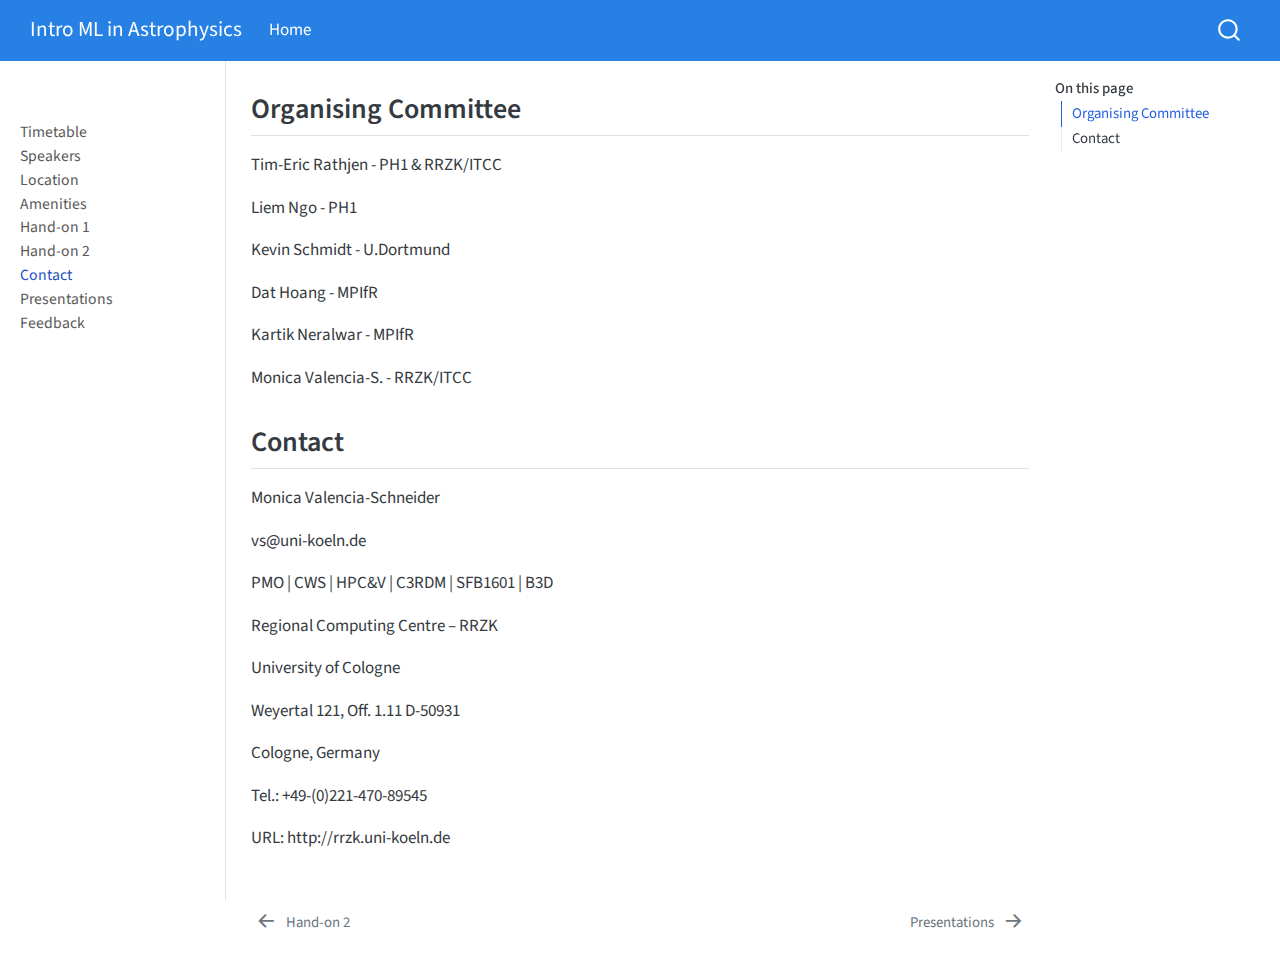
<file: docs/Contact.html>
<!DOCTYPE html>
<html xmlns="http://www.w3.org/1999/xhtml" lang="en" xml:lang="en"><head>

<meta charset="utf-8">
<meta name="generator" content="quarto-1.4.553">

<meta name="viewport" content="width=device-width, initial-scale=1.0, user-scalable=yes">


<title>Intro ML in Astrophysics</title>
<style>
code{white-space: pre-wrap;}
span.smallcaps{font-variant: small-caps;}
div.columns{display: flex; gap: min(4vw, 1.5em);}
div.column{flex: auto; overflow-x: auto;}
div.hanging-indent{margin-left: 1.5em; text-indent: -1.5em;}
ul.task-list{list-style: none;}
ul.task-list li input[type="checkbox"] {
  width: 0.8em;
  margin: 0 0.8em 0.2em -1em; /* quarto-specific, see https://github.com/quarto-dev/quarto-cli/issues/4556 */ 
  vertical-align: middle;
}
</style>


<script src="site_libs/quarto-nav/quarto-nav.js"></script>
<script src="site_libs/quarto-nav/headroom.min.js"></script>
<script src="site_libs/clipboard/clipboard.min.js"></script>
<script src="site_libs/quarto-search/autocomplete.umd.js"></script>
<script src="site_libs/quarto-search/fuse.min.js"></script>
<script src="site_libs/quarto-search/quarto-search.js"></script>
<meta name="quarto:offset" content="./">
<link href="./presentations.html" rel="next">
<link href="./handon2.html" rel="prev">
<script src="site_libs/quarto-html/quarto.js"></script>
<script src="site_libs/quarto-html/popper.min.js"></script>
<script src="site_libs/quarto-html/tippy.umd.min.js"></script>
<script src="site_libs/quarto-html/anchor.min.js"></script>
<link href="site_libs/quarto-html/tippy.css" rel="stylesheet">
<link href="site_libs/quarto-html/quarto-syntax-highlighting.css" rel="stylesheet" id="quarto-text-highlighting-styles">
<script src="site_libs/bootstrap/bootstrap.min.js"></script>
<link href="site_libs/bootstrap/bootstrap-icons.css" rel="stylesheet">
<link href="site_libs/bootstrap/bootstrap.min.css" rel="stylesheet" id="quarto-bootstrap" data-mode="light">
<script id="quarto-search-options" type="application/json">{
  "location": "navbar",
  "copy-button": false,
  "collapse-after": 3,
  "panel-placement": "end",
  "type": "overlay",
  "limit": 50,
  "keyboard-shortcut": [
    "f",
    "/",
    "s"
  ],
  "show-item-context": false,
  "language": {
    "search-no-results-text": "No results",
    "search-matching-documents-text": "matching documents",
    "search-copy-link-title": "Copy link to search",
    "search-hide-matches-text": "Hide additional matches",
    "search-more-match-text": "more match in this document",
    "search-more-matches-text": "more matches in this document",
    "search-clear-button-title": "Clear",
    "search-text-placeholder": "",
    "search-detached-cancel-button-title": "Cancel",
    "search-submit-button-title": "Submit",
    "search-label": "Search"
  }
}</script>


<link rel="stylesheet" href="styles.css">
</head>

<body class="nav-sidebar docked nav-fixed">

<div id="quarto-search-results"></div>
  <header id="quarto-header" class="headroom fixed-top">
    <nav class="navbar navbar-expand-lg " data-bs-theme="dark">
      <div class="navbar-container container-fluid">
      <div class="navbar-brand-container mx-auto">
    <a class="navbar-brand" href="./index.html">
    <span class="navbar-title">Intro ML in Astrophysics</span>
    </a>
  </div>
            <div id="quarto-search" class="" title="Search"></div>
          <button class="navbar-toggler" type="button" data-bs-toggle="collapse" data-bs-target="#navbarCollapse" aria-controls="navbarCollapse" aria-expanded="false" aria-label="Toggle navigation" onclick="if (window.quartoToggleHeadroom) { window.quartoToggleHeadroom(); }">
  <span class="navbar-toggler-icon"></span>
</button>
          <div class="collapse navbar-collapse" id="navbarCollapse">
            <ul class="navbar-nav navbar-nav-scroll me-auto">
  <li class="nav-item">
    <a class="nav-link active" href="./index.html" aria-current="page"> 
<span class="menu-text">Home</span></a>
  </li>  
</ul>
          </div> <!-- /navcollapse -->
          <div class="quarto-navbar-tools">
</div>
      </div> <!-- /container-fluid -->
    </nav>
  <nav class="quarto-secondary-nav">
    <div class="container-fluid d-flex">
      <button type="button" class="quarto-btn-toggle btn" data-bs-toggle="collapse" data-bs-target=".quarto-sidebar-collapse-item" aria-controls="quarto-sidebar" aria-expanded="false" aria-label="Toggle sidebar navigation" onclick="if (window.quartoToggleHeadroom) { window.quartoToggleHeadroom(); }">
        <i class="bi bi-layout-text-sidebar-reverse"></i>
      </button>
        <nav class="quarto-page-breadcrumbs" aria-label="breadcrumb"><ol class="breadcrumb"><li class="breadcrumb-item"><a href="./Contact.html">Contact</a></li></ol></nav>
        <a class="flex-grow-1" role="button" data-bs-toggle="collapse" data-bs-target=".quarto-sidebar-collapse-item" aria-controls="quarto-sidebar" aria-expanded="false" aria-label="Toggle sidebar navigation" onclick="if (window.quartoToggleHeadroom) { window.quartoToggleHeadroom(); }">      
        </a>
      <button type="button" class="btn quarto-search-button" aria-label="" onclick="window.quartoOpenSearch();">
        <i class="bi bi-search"></i>
      </button>
    </div>
  </nav>
</header>
<!-- content -->
<div id="quarto-content" class="quarto-container page-columns page-rows-contents page-layout-article page-navbar">
<!-- sidebar -->
  <nav id="quarto-sidebar" class="sidebar collapse collapse-horizontal quarto-sidebar-collapse-item sidebar-navigation docked overflow-auto">
        <div class="mt-2 flex-shrink-0 align-items-center">
        <div class="sidebar-search">
        <div id="quarto-search" class="" title="Search"></div>
        </div>
        </div>
    <div class="sidebar-menu-container"> 
    <ul class="list-unstyled mt-1">
        <li class="sidebar-item">
  <div class="sidebar-item-container"> 
  <a href="./index.html" class="sidebar-item-text sidebar-link">
 <span class="menu-text">Timetable</span></a>
  </div>
</li>
        <li class="sidebar-item">
  <div class="sidebar-item-container"> 
  <a href="./speaker.html" class="sidebar-item-text sidebar-link">
 <span class="menu-text">Speakers</span></a>
  </div>
</li>
        <li class="sidebar-item">
  <div class="sidebar-item-container"> 
  <a href="./location.html" class="sidebar-item-text sidebar-link">
 <span class="menu-text">Location</span></a>
  </div>
</li>
        <li class="sidebar-item">
  <div class="sidebar-item-container"> 
  <a href="./amenities.html" class="sidebar-item-text sidebar-link">
 <span class="menu-text">Amenities</span></a>
  </div>
</li>
        <li class="sidebar-item">
  <div class="sidebar-item-container"> 
  <a href="./handon1.html" class="sidebar-item-text sidebar-link">
 <span class="menu-text">Hand-on 1</span></a>
  </div>
</li>
        <li class="sidebar-item">
  <div class="sidebar-item-container"> 
  <a href="./handon2.html" class="sidebar-item-text sidebar-link">
 <span class="menu-text">Hand-on 2</span></a>
  </div>
</li>
        <li class="sidebar-item">
  <div class="sidebar-item-container"> 
  <a href="./Contact.html" class="sidebar-item-text sidebar-link active">
 <span class="menu-text">Contact</span></a>
  </div>
</li>
        <li class="sidebar-item">
  <div class="sidebar-item-container"> 
  <a href="./presentations.html" class="sidebar-item-text sidebar-link">
 <span class="menu-text">Presentations</span></a>
  </div>
</li>
        <li class="sidebar-item">
  <div class="sidebar-item-container"> 
  <a href="./feedback.html" class="sidebar-item-text sidebar-link">
 <span class="menu-text">Feedback</span></a>
  </div>
</li>
    </ul>
    </div>
</nav>
<div id="quarto-sidebar-glass" class="quarto-sidebar-collapse-item" data-bs-toggle="collapse" data-bs-target=".quarto-sidebar-collapse-item"></div>
<!-- margin-sidebar -->
    <div id="quarto-margin-sidebar" class="sidebar margin-sidebar">
        <nav id="TOC" role="doc-toc" class="toc-active">
    <h2 id="toc-title">On this page</h2>
   
  <ul>
  <li><a href="#organising-committee" id="toc-organising-committee" class="nav-link active" data-scroll-target="#organising-committee">Organising Committee</a></li>
  <li><a href="#contact" id="toc-contact" class="nav-link" data-scroll-target="#contact">Contact</a></li>
  </ul>
</nav>
    </div>
<!-- main -->
<main class="content" id="quarto-document-content">




<section id="organising-committee" class="level2">
<h2 class="anchored" data-anchor-id="organising-committee">Organising Committee</h2>
<p>Tim-Eric Rathjen - PH1 &amp; RRZK/ITCC</p>
<p>Liem Ngo - PH1</p>
<p>Kevin Schmidt - U.Dortmund</p>
<p>Dat Hoang - MPIfR</p>
<p>Kartik Neralwar - MPIfR</p>
<p>Monica Valencia-S. - RRZK/ITCC</p>
</section>
<section id="contact" class="level2">
<h2 class="anchored" data-anchor-id="contact">Contact</h2>
<p>Monica Valencia-Schneider</p>
<p>vs@uni-koeln.de</p>
<p>PMO | CWS | HPC&amp;V | C3RDM | SFB1601 | B3D</p>
<p>Regional Computing Centre – RRZK</p>
<p>University of Cologne</p>
<p>Weyertal 121, Off. 1.11 D-50931</p>
<p>Cologne, Germany</p>
<p>Tel.: +49-(0)221-470-89545</p>
<p>URL: http://rrzk.uni-koeln.de</p>


</section>

</main> <!-- /main -->
<script id="quarto-html-after-body" type="application/javascript">
window.document.addEventListener("DOMContentLoaded", function (event) {
  const toggleBodyColorMode = (bsSheetEl) => {
    const mode = bsSheetEl.getAttribute("data-mode");
    const bodyEl = window.document.querySelector("body");
    if (mode === "dark") {
      bodyEl.classList.add("quarto-dark");
      bodyEl.classList.remove("quarto-light");
    } else {
      bodyEl.classList.add("quarto-light");
      bodyEl.classList.remove("quarto-dark");
    }
  }
  const toggleBodyColorPrimary = () => {
    const bsSheetEl = window.document.querySelector("link#quarto-bootstrap");
    if (bsSheetEl) {
      toggleBodyColorMode(bsSheetEl);
    }
  }
  toggleBodyColorPrimary();  
  const icon = "";
  const anchorJS = new window.AnchorJS();
  anchorJS.options = {
    placement: 'right',
    icon: icon
  };
  anchorJS.add('.anchored');
  const isCodeAnnotation = (el) => {
    for (const clz of el.classList) {
      if (clz.startsWith('code-annotation-')) {                     
        return true;
      }
    }
    return false;
  }
  const clipboard = new window.ClipboardJS('.code-copy-button', {
    text: function(trigger) {
      const codeEl = trigger.previousElementSibling.cloneNode(true);
      for (const childEl of codeEl.children) {
        if (isCodeAnnotation(childEl)) {
          childEl.remove();
        }
      }
      return codeEl.innerText;
    }
  });
  clipboard.on('success', function(e) {
    // button target
    const button = e.trigger;
    // don't keep focus
    button.blur();
    // flash "checked"
    button.classList.add('code-copy-button-checked');
    var currentTitle = button.getAttribute("title");
    button.setAttribute("title", "Copied!");
    let tooltip;
    if (window.bootstrap) {
      button.setAttribute("data-bs-toggle", "tooltip");
      button.setAttribute("data-bs-placement", "left");
      button.setAttribute("data-bs-title", "Copied!");
      tooltip = new bootstrap.Tooltip(button, 
        { trigger: "manual", 
          customClass: "code-copy-button-tooltip",
          offset: [0, -8]});
      tooltip.show();    
    }
    setTimeout(function() {
      if (tooltip) {
        tooltip.hide();
        button.removeAttribute("data-bs-title");
        button.removeAttribute("data-bs-toggle");
        button.removeAttribute("data-bs-placement");
      }
      button.setAttribute("title", currentTitle);
      button.classList.remove('code-copy-button-checked');
    }, 1000);
    // clear code selection
    e.clearSelection();
  });
    var localhostRegex = new RegExp(/^(?:http|https):\/\/localhost\:?[0-9]*\//);
    var mailtoRegex = new RegExp(/^mailto:/);
      var filterRegex = new RegExp('/' + window.location.host + '/');
    var isInternal = (href) => {
        return filterRegex.test(href) || localhostRegex.test(href) || mailtoRegex.test(href);
    }
    // Inspect non-navigation links and adorn them if external
 	var links = window.document.querySelectorAll('a[href]:not(.nav-link):not(.navbar-brand):not(.toc-action):not(.sidebar-link):not(.sidebar-item-toggle):not(.pagination-link):not(.no-external):not([aria-hidden]):not(.dropdown-item):not(.quarto-navigation-tool)');
    for (var i=0; i<links.length; i++) {
      const link = links[i];
      if (!isInternal(link.href)) {
        // undo the damage that might have been done by quarto-nav.js in the case of
        // links that we want to consider external
        if (link.dataset.originalHref !== undefined) {
          link.href = link.dataset.originalHref;
        }
      }
    }
  function tippyHover(el, contentFn, onTriggerFn, onUntriggerFn) {
    const config = {
      allowHTML: true,
      maxWidth: 500,
      delay: 100,
      arrow: false,
      appendTo: function(el) {
          return el.parentElement;
      },
      interactive: true,
      interactiveBorder: 10,
      theme: 'quarto',
      placement: 'bottom-start',
    };
    if (contentFn) {
      config.content = contentFn;
    }
    if (onTriggerFn) {
      config.onTrigger = onTriggerFn;
    }
    if (onUntriggerFn) {
      config.onUntrigger = onUntriggerFn;
    }
    window.tippy(el, config); 
  }
  const noterefs = window.document.querySelectorAll('a[role="doc-noteref"]');
  for (var i=0; i<noterefs.length; i++) {
    const ref = noterefs[i];
    tippyHover(ref, function() {
      // use id or data attribute instead here
      let href = ref.getAttribute('data-footnote-href') || ref.getAttribute('href');
      try { href = new URL(href).hash; } catch {}
      const id = href.replace(/^#\/?/, "");
      const note = window.document.getElementById(id);
      if (note) {
        return note.innerHTML;
      } else {
        return "";
      }
    });
  }
  const xrefs = window.document.querySelectorAll('a.quarto-xref');
  const processXRef = (id, note) => {
    // Strip column container classes
    const stripColumnClz = (el) => {
      el.classList.remove("page-full", "page-columns");
      if (el.children) {
        for (const child of el.children) {
          stripColumnClz(child);
        }
      }
    }
    stripColumnClz(note)
    if (id === null || id.startsWith('sec-')) {
      // Special case sections, only their first couple elements
      const container = document.createElement("div");
      if (note.children && note.children.length > 2) {
        container.appendChild(note.children[0].cloneNode(true));
        for (let i = 1; i < note.children.length; i++) {
          const child = note.children[i];
          if (child.tagName === "P" && child.innerText === "") {
            continue;
          } else {
            container.appendChild(child.cloneNode(true));
            break;
          }
        }
        if (window.Quarto?.typesetMath) {
          window.Quarto.typesetMath(container);
        }
        return container.innerHTML
      } else {
        if (window.Quarto?.typesetMath) {
          window.Quarto.typesetMath(note);
        }
        return note.innerHTML;
      }
    } else {
      // Remove any anchor links if they are present
      const anchorLink = note.querySelector('a.anchorjs-link');
      if (anchorLink) {
        anchorLink.remove();
      }
      if (window.Quarto?.typesetMath) {
        window.Quarto.typesetMath(note);
      }
      // TODO in 1.5, we should make sure this works without a callout special case
      if (note.classList.contains("callout")) {
        return note.outerHTML;
      } else {
        return note.innerHTML;
      }
    }
  }
  for (var i=0; i<xrefs.length; i++) {
    const xref = xrefs[i];
    tippyHover(xref, undefined, function(instance) {
      instance.disable();
      let url = xref.getAttribute('href');
      let hash = undefined; 
      if (url.startsWith('#')) {
        hash = url;
      } else {
        try { hash = new URL(url).hash; } catch {}
      }
      if (hash) {
        const id = hash.replace(/^#\/?/, "");
        const note = window.document.getElementById(id);
        if (note !== null) {
          try {
            const html = processXRef(id, note.cloneNode(true));
            instance.setContent(html);
          } finally {
            instance.enable();
            instance.show();
          }
        } else {
          // See if we can fetch this
          fetch(url.split('#')[0])
          .then(res => res.text())
          .then(html => {
            const parser = new DOMParser();
            const htmlDoc = parser.parseFromString(html, "text/html");
            const note = htmlDoc.getElementById(id);
            if (note !== null) {
              const html = processXRef(id, note);
              instance.setContent(html);
            } 
          }).finally(() => {
            instance.enable();
            instance.show();
          });
        }
      } else {
        // See if we can fetch a full url (with no hash to target)
        // This is a special case and we should probably do some content thinning / targeting
        fetch(url)
        .then(res => res.text())
        .then(html => {
          const parser = new DOMParser();
          const htmlDoc = parser.parseFromString(html, "text/html");
          const note = htmlDoc.querySelector('main.content');
          if (note !== null) {
            // This should only happen for chapter cross references
            // (since there is no id in the URL)
            // remove the first header
            if (note.children.length > 0 && note.children[0].tagName === "HEADER") {
              note.children[0].remove();
            }
            const html = processXRef(null, note);
            instance.setContent(html);
          } 
        }).finally(() => {
          instance.enable();
          instance.show();
        });
      }
    }, function(instance) {
    });
  }
      let selectedAnnoteEl;
      const selectorForAnnotation = ( cell, annotation) => {
        let cellAttr = 'data-code-cell="' + cell + '"';
        let lineAttr = 'data-code-annotation="' +  annotation + '"';
        const selector = 'span[' + cellAttr + '][' + lineAttr + ']';
        return selector;
      }
      const selectCodeLines = (annoteEl) => {
        const doc = window.document;
        const targetCell = annoteEl.getAttribute("data-target-cell");
        const targetAnnotation = annoteEl.getAttribute("data-target-annotation");
        const annoteSpan = window.document.querySelector(selectorForAnnotation(targetCell, targetAnnotation));
        const lines = annoteSpan.getAttribute("data-code-lines").split(",");
        const lineIds = lines.map((line) => {
          return targetCell + "-" + line;
        })
        let top = null;
        let height = null;
        let parent = null;
        if (lineIds.length > 0) {
            //compute the position of the single el (top and bottom and make a div)
            const el = window.document.getElementById(lineIds[0]);
            top = el.offsetTop;
            height = el.offsetHeight;
            parent = el.parentElement.parentElement;
          if (lineIds.length > 1) {
            const lastEl = window.document.getElementById(lineIds[lineIds.length - 1]);
            const bottom = lastEl.offsetTop + lastEl.offsetHeight;
            height = bottom - top;
          }
          if (top !== null && height !== null && parent !== null) {
            // cook up a div (if necessary) and position it 
            let div = window.document.getElementById("code-annotation-line-highlight");
            if (div === null) {
              div = window.document.createElement("div");
              div.setAttribute("id", "code-annotation-line-highlight");
              div.style.position = 'absolute';
              parent.appendChild(div);
            }
            div.style.top = top - 2 + "px";
            div.style.height = height + 4 + "px";
            div.style.left = 0;
            let gutterDiv = window.document.getElementById("code-annotation-line-highlight-gutter");
            if (gutterDiv === null) {
              gutterDiv = window.document.createElement("div");
              gutterDiv.setAttribute("id", "code-annotation-line-highlight-gutter");
              gutterDiv.style.position = 'absolute';
              const codeCell = window.document.getElementById(targetCell);
              const gutter = codeCell.querySelector('.code-annotation-gutter');
              gutter.appendChild(gutterDiv);
            }
            gutterDiv.style.top = top - 2 + "px";
            gutterDiv.style.height = height + 4 + "px";
          }
          selectedAnnoteEl = annoteEl;
        }
      };
      const unselectCodeLines = () => {
        const elementsIds = ["code-annotation-line-highlight", "code-annotation-line-highlight-gutter"];
        elementsIds.forEach((elId) => {
          const div = window.document.getElementById(elId);
          if (div) {
            div.remove();
          }
        });
        selectedAnnoteEl = undefined;
      };
        // Handle positioning of the toggle
    window.addEventListener(
      "resize",
      throttle(() => {
        elRect = undefined;
        if (selectedAnnoteEl) {
          selectCodeLines(selectedAnnoteEl);
        }
      }, 10)
    );
    function throttle(fn, ms) {
    let throttle = false;
    let timer;
      return (...args) => {
        if(!throttle) { // first call gets through
            fn.apply(this, args);
            throttle = true;
        } else { // all the others get throttled
            if(timer) clearTimeout(timer); // cancel #2
            timer = setTimeout(() => {
              fn.apply(this, args);
              timer = throttle = false;
            }, ms);
        }
      };
    }
      // Attach click handler to the DT
      const annoteDls = window.document.querySelectorAll('dt[data-target-cell]');
      for (const annoteDlNode of annoteDls) {
        annoteDlNode.addEventListener('click', (event) => {
          const clickedEl = event.target;
          if (clickedEl !== selectedAnnoteEl) {
            unselectCodeLines();
            const activeEl = window.document.querySelector('dt[data-target-cell].code-annotation-active');
            if (activeEl) {
              activeEl.classList.remove('code-annotation-active');
            }
            selectCodeLines(clickedEl);
            clickedEl.classList.add('code-annotation-active');
          } else {
            // Unselect the line
            unselectCodeLines();
            clickedEl.classList.remove('code-annotation-active');
          }
        });
      }
  const findCites = (el) => {
    const parentEl = el.parentElement;
    if (parentEl) {
      const cites = parentEl.dataset.cites;
      if (cites) {
        return {
          el,
          cites: cites.split(' ')
        };
      } else {
        return findCites(el.parentElement)
      }
    } else {
      return undefined;
    }
  };
  var bibliorefs = window.document.querySelectorAll('a[role="doc-biblioref"]');
  for (var i=0; i<bibliorefs.length; i++) {
    const ref = bibliorefs[i];
    const citeInfo = findCites(ref);
    if (citeInfo) {
      tippyHover(citeInfo.el, function() {
        var popup = window.document.createElement('div');
        citeInfo.cites.forEach(function(cite) {
          var citeDiv = window.document.createElement('div');
          citeDiv.classList.add('hanging-indent');
          citeDiv.classList.add('csl-entry');
          var biblioDiv = window.document.getElementById('ref-' + cite);
          if (biblioDiv) {
            citeDiv.innerHTML = biblioDiv.innerHTML;
          }
          popup.appendChild(citeDiv);
        });
        return popup.innerHTML;
      });
    }
  }
});
</script>
<nav class="page-navigation">
  <div class="nav-page nav-page-previous">
      <a href="./handon2.html" class="pagination-link" aria-label="Hand-on 2">
        <i class="bi bi-arrow-left-short"></i> <span class="nav-page-text">Hand-on 2</span>
      </a>          
  </div>
  <div class="nav-page nav-page-next">
      <a href="./presentations.html" class="pagination-link" aria-label="Presentations">
        <span class="nav-page-text">Presentations</span> <i class="bi bi-arrow-right-short"></i>
      </a>
  </div>
</nav>
</div> <!-- /content -->




</body></html>
</file>
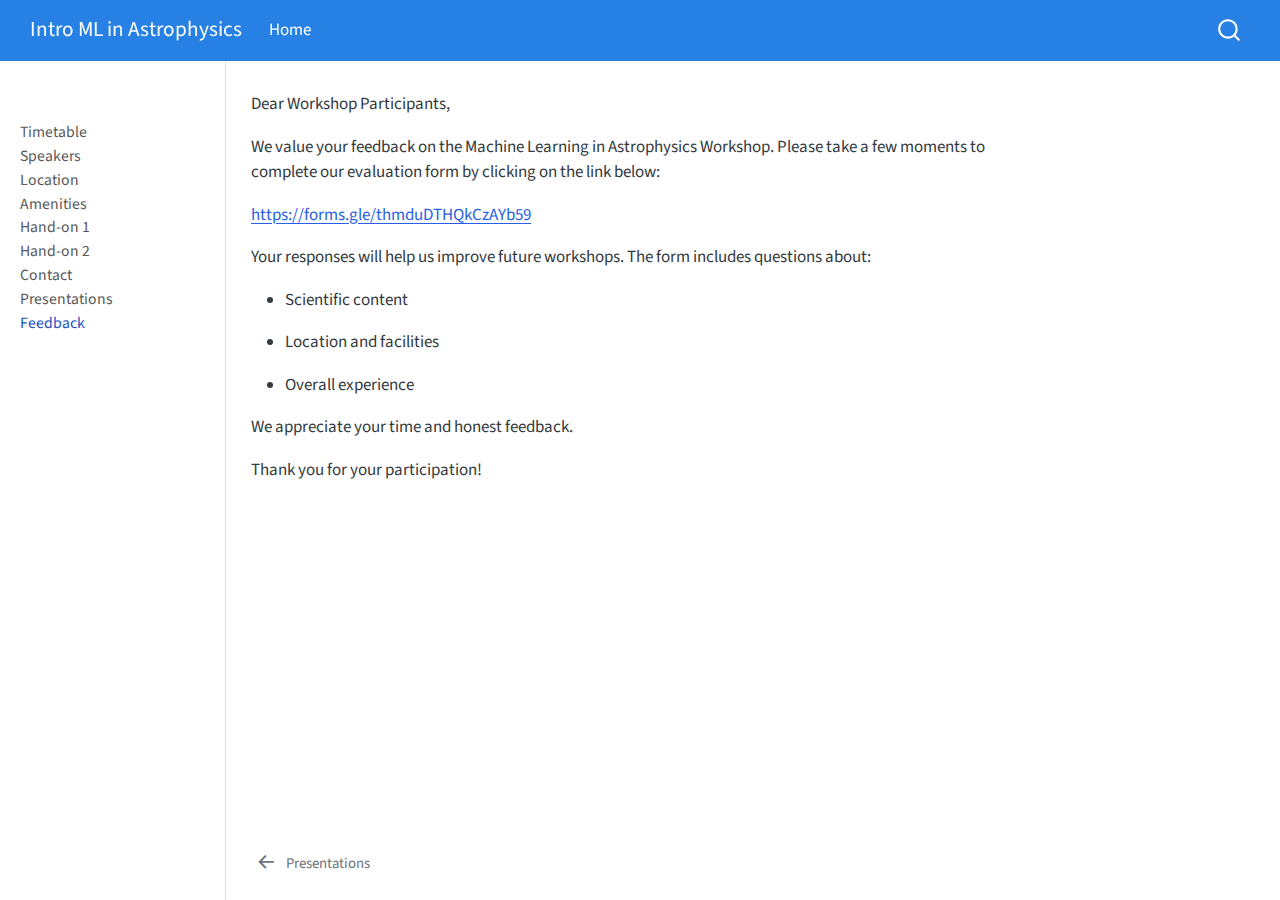
<file: docs/feedback.html>
<!DOCTYPE html>
<html xmlns="http://www.w3.org/1999/xhtml" lang="en" xml:lang="en"><head>

<meta charset="utf-8">
<meta name="generator" content="quarto-1.4.553">

<meta name="viewport" content="width=device-width, initial-scale=1.0, user-scalable=yes">


<title>Intro ML in Astrophysics</title>
<style>
code{white-space: pre-wrap;}
span.smallcaps{font-variant: small-caps;}
div.columns{display: flex; gap: min(4vw, 1.5em);}
div.column{flex: auto; overflow-x: auto;}
div.hanging-indent{margin-left: 1.5em; text-indent: -1.5em;}
ul.task-list{list-style: none;}
ul.task-list li input[type="checkbox"] {
  width: 0.8em;
  margin: 0 0.8em 0.2em -1em; /* quarto-specific, see https://github.com/quarto-dev/quarto-cli/issues/4556 */ 
  vertical-align: middle;
}
</style>


<script src="site_libs/quarto-nav/quarto-nav.js"></script>
<script src="site_libs/quarto-nav/headroom.min.js"></script>
<script src="site_libs/clipboard/clipboard.min.js"></script>
<script src="site_libs/quarto-search/autocomplete.umd.js"></script>
<script src="site_libs/quarto-search/fuse.min.js"></script>
<script src="site_libs/quarto-search/quarto-search.js"></script>
<meta name="quarto:offset" content="./">
<link href="./presentations.html" rel="prev">
<script src="site_libs/quarto-html/quarto.js"></script>
<script src="site_libs/quarto-html/popper.min.js"></script>
<script src="site_libs/quarto-html/tippy.umd.min.js"></script>
<script src="site_libs/quarto-html/anchor.min.js"></script>
<link href="site_libs/quarto-html/tippy.css" rel="stylesheet">
<link href="site_libs/quarto-html/quarto-syntax-highlighting.css" rel="stylesheet" id="quarto-text-highlighting-styles">
<script src="site_libs/bootstrap/bootstrap.min.js"></script>
<link href="site_libs/bootstrap/bootstrap-icons.css" rel="stylesheet">
<link href="site_libs/bootstrap/bootstrap.min.css" rel="stylesheet" id="quarto-bootstrap" data-mode="light">
<script id="quarto-search-options" type="application/json">{
  "location": "navbar",
  "copy-button": false,
  "collapse-after": 3,
  "panel-placement": "end",
  "type": "overlay",
  "limit": 50,
  "keyboard-shortcut": [
    "f",
    "/",
    "s"
  ],
  "show-item-context": false,
  "language": {
    "search-no-results-text": "No results",
    "search-matching-documents-text": "matching documents",
    "search-copy-link-title": "Copy link to search",
    "search-hide-matches-text": "Hide additional matches",
    "search-more-match-text": "more match in this document",
    "search-more-matches-text": "more matches in this document",
    "search-clear-button-title": "Clear",
    "search-text-placeholder": "",
    "search-detached-cancel-button-title": "Cancel",
    "search-submit-button-title": "Submit",
    "search-label": "Search"
  }
}</script>


<link rel="stylesheet" href="styles.css">
</head>

<body class="nav-sidebar docked nav-fixed">

<div id="quarto-search-results"></div>
  <header id="quarto-header" class="headroom fixed-top">
    <nav class="navbar navbar-expand-lg " data-bs-theme="dark">
      <div class="navbar-container container-fluid">
      <div class="navbar-brand-container mx-auto">
    <a class="navbar-brand" href="./index.html">
    <span class="navbar-title">Intro ML in Astrophysics</span>
    </a>
  </div>
            <div id="quarto-search" class="" title="Search"></div>
          <button class="navbar-toggler" type="button" data-bs-toggle="collapse" data-bs-target="#navbarCollapse" aria-controls="navbarCollapse" aria-expanded="false" aria-label="Toggle navigation" onclick="if (window.quartoToggleHeadroom) { window.quartoToggleHeadroom(); }">
  <span class="navbar-toggler-icon"></span>
</button>
          <div class="collapse navbar-collapse" id="navbarCollapse">
            <ul class="navbar-nav navbar-nav-scroll me-auto">
  <li class="nav-item">
    <a class="nav-link active" href="./index.html" aria-current="page"> 
<span class="menu-text">Home</span></a>
  </li>  
</ul>
          </div> <!-- /navcollapse -->
          <div class="quarto-navbar-tools">
</div>
      </div> <!-- /container-fluid -->
    </nav>
  <nav class="quarto-secondary-nav">
    <div class="container-fluid d-flex">
      <button type="button" class="quarto-btn-toggle btn" data-bs-toggle="collapse" data-bs-target=".quarto-sidebar-collapse-item" aria-controls="quarto-sidebar" aria-expanded="false" aria-label="Toggle sidebar navigation" onclick="if (window.quartoToggleHeadroom) { window.quartoToggleHeadroom(); }">
        <i class="bi bi-layout-text-sidebar-reverse"></i>
      </button>
        <nav class="quarto-page-breadcrumbs" aria-label="breadcrumb"><ol class="breadcrumb"><li class="breadcrumb-item"><a href="./feedback.html">Feedback</a></li></ol></nav>
        <a class="flex-grow-1" role="button" data-bs-toggle="collapse" data-bs-target=".quarto-sidebar-collapse-item" aria-controls="quarto-sidebar" aria-expanded="false" aria-label="Toggle sidebar navigation" onclick="if (window.quartoToggleHeadroom) { window.quartoToggleHeadroom(); }">      
        </a>
      <button type="button" class="btn quarto-search-button" aria-label="" onclick="window.quartoOpenSearch();">
        <i class="bi bi-search"></i>
      </button>
    </div>
  </nav>
</header>
<!-- content -->
<div id="quarto-content" class="quarto-container page-columns page-rows-contents page-layout-article page-navbar">
<!-- sidebar -->
  <nav id="quarto-sidebar" class="sidebar collapse collapse-horizontal quarto-sidebar-collapse-item sidebar-navigation docked overflow-auto">
        <div class="mt-2 flex-shrink-0 align-items-center">
        <div class="sidebar-search">
        <div id="quarto-search" class="" title="Search"></div>
        </div>
        </div>
    <div class="sidebar-menu-container"> 
    <ul class="list-unstyled mt-1">
        <li class="sidebar-item">
  <div class="sidebar-item-container"> 
  <a href="./index.html" class="sidebar-item-text sidebar-link">
 <span class="menu-text">Timetable</span></a>
  </div>
</li>
        <li class="sidebar-item">
  <div class="sidebar-item-container"> 
  <a href="./speaker.html" class="sidebar-item-text sidebar-link">
 <span class="menu-text">Speakers</span></a>
  </div>
</li>
        <li class="sidebar-item">
  <div class="sidebar-item-container"> 
  <a href="./location.html" class="sidebar-item-text sidebar-link">
 <span class="menu-text">Location</span></a>
  </div>
</li>
        <li class="sidebar-item">
  <div class="sidebar-item-container"> 
  <a href="./amenities.html" class="sidebar-item-text sidebar-link">
 <span class="menu-text">Amenities</span></a>
  </div>
</li>
        <li class="sidebar-item">
  <div class="sidebar-item-container"> 
  <a href="./handon1.html" class="sidebar-item-text sidebar-link">
 <span class="menu-text">Hand-on 1</span></a>
  </div>
</li>
        <li class="sidebar-item">
  <div class="sidebar-item-container"> 
  <a href="./handon2.html" class="sidebar-item-text sidebar-link">
 <span class="menu-text">Hand-on 2</span></a>
  </div>
</li>
        <li class="sidebar-item">
  <div class="sidebar-item-container"> 
  <a href="./Contact.html" class="sidebar-item-text sidebar-link">
 <span class="menu-text">Contact</span></a>
  </div>
</li>
        <li class="sidebar-item">
  <div class="sidebar-item-container"> 
  <a href="./presentations.html" class="sidebar-item-text sidebar-link">
 <span class="menu-text">Presentations</span></a>
  </div>
</li>
        <li class="sidebar-item">
  <div class="sidebar-item-container"> 
  <a href="./feedback.html" class="sidebar-item-text sidebar-link active">
 <span class="menu-text">Feedback</span></a>
  </div>
</li>
    </ul>
    </div>
</nav>
<div id="quarto-sidebar-glass" class="quarto-sidebar-collapse-item" data-bs-toggle="collapse" data-bs-target=".quarto-sidebar-collapse-item"></div>
<!-- margin-sidebar -->
    <div id="quarto-margin-sidebar" class="sidebar margin-sidebar">
        
    </div>
<!-- main -->
<main class="content" id="quarto-document-content">




<p>Dear Workshop Participants,</p>
<p>We value your feedback on the Machine Learning in Astrophysics Workshop. Please take a few moments to complete our evaluation form by clicking on the link below:</p>
<p><a href="https://forms.gle/thmduDTHQkCzAYb59">https://forms.gle/thmduDTHQkCzAYb59</a></p>
<p>Your responses will help us improve future workshops. The form includes questions about:</p>
<ul>
<li><p>Scientific content</p></li>
<li><p>Location and facilities</p></li>
<li><p>Overall experience</p></li>
</ul>
<p>We appreciate your time and honest feedback.</p>
<p>Thank you for your participation!</p>



</main> <!-- /main -->
<script id="quarto-html-after-body" type="application/javascript">
window.document.addEventListener("DOMContentLoaded", function (event) {
  const toggleBodyColorMode = (bsSheetEl) => {
    const mode = bsSheetEl.getAttribute("data-mode");
    const bodyEl = window.document.querySelector("body");
    if (mode === "dark") {
      bodyEl.classList.add("quarto-dark");
      bodyEl.classList.remove("quarto-light");
    } else {
      bodyEl.classList.add("quarto-light");
      bodyEl.classList.remove("quarto-dark");
    }
  }
  const toggleBodyColorPrimary = () => {
    const bsSheetEl = window.document.querySelector("link#quarto-bootstrap");
    if (bsSheetEl) {
      toggleBodyColorMode(bsSheetEl);
    }
  }
  toggleBodyColorPrimary();  
  const icon = "";
  const anchorJS = new window.AnchorJS();
  anchorJS.options = {
    placement: 'right',
    icon: icon
  };
  anchorJS.add('.anchored');
  const isCodeAnnotation = (el) => {
    for (const clz of el.classList) {
      if (clz.startsWith('code-annotation-')) {                     
        return true;
      }
    }
    return false;
  }
  const clipboard = new window.ClipboardJS('.code-copy-button', {
    text: function(trigger) {
      const codeEl = trigger.previousElementSibling.cloneNode(true);
      for (const childEl of codeEl.children) {
        if (isCodeAnnotation(childEl)) {
          childEl.remove();
        }
      }
      return codeEl.innerText;
    }
  });
  clipboard.on('success', function(e) {
    // button target
    const button = e.trigger;
    // don't keep focus
    button.blur();
    // flash "checked"
    button.classList.add('code-copy-button-checked');
    var currentTitle = button.getAttribute("title");
    button.setAttribute("title", "Copied!");
    let tooltip;
    if (window.bootstrap) {
      button.setAttribute("data-bs-toggle", "tooltip");
      button.setAttribute("data-bs-placement", "left");
      button.setAttribute("data-bs-title", "Copied!");
      tooltip = new bootstrap.Tooltip(button, 
        { trigger: "manual", 
          customClass: "code-copy-button-tooltip",
          offset: [0, -8]});
      tooltip.show();    
    }
    setTimeout(function() {
      if (tooltip) {
        tooltip.hide();
        button.removeAttribute("data-bs-title");
        button.removeAttribute("data-bs-toggle");
        button.removeAttribute("data-bs-placement");
      }
      button.setAttribute("title", currentTitle);
      button.classList.remove('code-copy-button-checked');
    }, 1000);
    // clear code selection
    e.clearSelection();
  });
    var localhostRegex = new RegExp(/^(?:http|https):\/\/localhost\:?[0-9]*\//);
    var mailtoRegex = new RegExp(/^mailto:/);
      var filterRegex = new RegExp('/' + window.location.host + '/');
    var isInternal = (href) => {
        return filterRegex.test(href) || localhostRegex.test(href) || mailtoRegex.test(href);
    }
    // Inspect non-navigation links and adorn them if external
 	var links = window.document.querySelectorAll('a[href]:not(.nav-link):not(.navbar-brand):not(.toc-action):not(.sidebar-link):not(.sidebar-item-toggle):not(.pagination-link):not(.no-external):not([aria-hidden]):not(.dropdown-item):not(.quarto-navigation-tool)');
    for (var i=0; i<links.length; i++) {
      const link = links[i];
      if (!isInternal(link.href)) {
        // undo the damage that might have been done by quarto-nav.js in the case of
        // links that we want to consider external
        if (link.dataset.originalHref !== undefined) {
          link.href = link.dataset.originalHref;
        }
      }
    }
  function tippyHover(el, contentFn, onTriggerFn, onUntriggerFn) {
    const config = {
      allowHTML: true,
      maxWidth: 500,
      delay: 100,
      arrow: false,
      appendTo: function(el) {
          return el.parentElement;
      },
      interactive: true,
      interactiveBorder: 10,
      theme: 'quarto',
      placement: 'bottom-start',
    };
    if (contentFn) {
      config.content = contentFn;
    }
    if (onTriggerFn) {
      config.onTrigger = onTriggerFn;
    }
    if (onUntriggerFn) {
      config.onUntrigger = onUntriggerFn;
    }
    window.tippy(el, config); 
  }
  const noterefs = window.document.querySelectorAll('a[role="doc-noteref"]');
  for (var i=0; i<noterefs.length; i++) {
    const ref = noterefs[i];
    tippyHover(ref, function() {
      // use id or data attribute instead here
      let href = ref.getAttribute('data-footnote-href') || ref.getAttribute('href');
      try { href = new URL(href).hash; } catch {}
      const id = href.replace(/^#\/?/, "");
      const note = window.document.getElementById(id);
      if (note) {
        return note.innerHTML;
      } else {
        return "";
      }
    });
  }
  const xrefs = window.document.querySelectorAll('a.quarto-xref');
  const processXRef = (id, note) => {
    // Strip column container classes
    const stripColumnClz = (el) => {
      el.classList.remove("page-full", "page-columns");
      if (el.children) {
        for (const child of el.children) {
          stripColumnClz(child);
        }
      }
    }
    stripColumnClz(note)
    if (id === null || id.startsWith('sec-')) {
      // Special case sections, only their first couple elements
      const container = document.createElement("div");
      if (note.children && note.children.length > 2) {
        container.appendChild(note.children[0].cloneNode(true));
        for (let i = 1; i < note.children.length; i++) {
          const child = note.children[i];
          if (child.tagName === "P" && child.innerText === "") {
            continue;
          } else {
            container.appendChild(child.cloneNode(true));
            break;
          }
        }
        if (window.Quarto?.typesetMath) {
          window.Quarto.typesetMath(container);
        }
        return container.innerHTML
      } else {
        if (window.Quarto?.typesetMath) {
          window.Quarto.typesetMath(note);
        }
        return note.innerHTML;
      }
    } else {
      // Remove any anchor links if they are present
      const anchorLink = note.querySelector('a.anchorjs-link');
      if (anchorLink) {
        anchorLink.remove();
      }
      if (window.Quarto?.typesetMath) {
        window.Quarto.typesetMath(note);
      }
      // TODO in 1.5, we should make sure this works without a callout special case
      if (note.classList.contains("callout")) {
        return note.outerHTML;
      } else {
        return note.innerHTML;
      }
    }
  }
  for (var i=0; i<xrefs.length; i++) {
    const xref = xrefs[i];
    tippyHover(xref, undefined, function(instance) {
      instance.disable();
      let url = xref.getAttribute('href');
      let hash = undefined; 
      if (url.startsWith('#')) {
        hash = url;
      } else {
        try { hash = new URL(url).hash; } catch {}
      }
      if (hash) {
        const id = hash.replace(/^#\/?/, "");
        const note = window.document.getElementById(id);
        if (note !== null) {
          try {
            const html = processXRef(id, note.cloneNode(true));
            instance.setContent(html);
          } finally {
            instance.enable();
            instance.show();
          }
        } else {
          // See if we can fetch this
          fetch(url.split('#')[0])
          .then(res => res.text())
          .then(html => {
            const parser = new DOMParser();
            const htmlDoc = parser.parseFromString(html, "text/html");
            const note = htmlDoc.getElementById(id);
            if (note !== null) {
              const html = processXRef(id, note);
              instance.setContent(html);
            } 
          }).finally(() => {
            instance.enable();
            instance.show();
          });
        }
      } else {
        // See if we can fetch a full url (with no hash to target)
        // This is a special case and we should probably do some content thinning / targeting
        fetch(url)
        .then(res => res.text())
        .then(html => {
          const parser = new DOMParser();
          const htmlDoc = parser.parseFromString(html, "text/html");
          const note = htmlDoc.querySelector('main.content');
          if (note !== null) {
            // This should only happen for chapter cross references
            // (since there is no id in the URL)
            // remove the first header
            if (note.children.length > 0 && note.children[0].tagName === "HEADER") {
              note.children[0].remove();
            }
            const html = processXRef(null, note);
            instance.setContent(html);
          } 
        }).finally(() => {
          instance.enable();
          instance.show();
        });
      }
    }, function(instance) {
    });
  }
      let selectedAnnoteEl;
      const selectorForAnnotation = ( cell, annotation) => {
        let cellAttr = 'data-code-cell="' + cell + '"';
        let lineAttr = 'data-code-annotation="' +  annotation + '"';
        const selector = 'span[' + cellAttr + '][' + lineAttr + ']';
        return selector;
      }
      const selectCodeLines = (annoteEl) => {
        const doc = window.document;
        const targetCell = annoteEl.getAttribute("data-target-cell");
        const targetAnnotation = annoteEl.getAttribute("data-target-annotation");
        const annoteSpan = window.document.querySelector(selectorForAnnotation(targetCell, targetAnnotation));
        const lines = annoteSpan.getAttribute("data-code-lines").split(",");
        const lineIds = lines.map((line) => {
          return targetCell + "-" + line;
        })
        let top = null;
        let height = null;
        let parent = null;
        if (lineIds.length > 0) {
            //compute the position of the single el (top and bottom and make a div)
            const el = window.document.getElementById(lineIds[0]);
            top = el.offsetTop;
            height = el.offsetHeight;
            parent = el.parentElement.parentElement;
          if (lineIds.length > 1) {
            const lastEl = window.document.getElementById(lineIds[lineIds.length - 1]);
            const bottom = lastEl.offsetTop + lastEl.offsetHeight;
            height = bottom - top;
          }
          if (top !== null && height !== null && parent !== null) {
            // cook up a div (if necessary) and position it 
            let div = window.document.getElementById("code-annotation-line-highlight");
            if (div === null) {
              div = window.document.createElement("div");
              div.setAttribute("id", "code-annotation-line-highlight");
              div.style.position = 'absolute';
              parent.appendChild(div);
            }
            div.style.top = top - 2 + "px";
            div.style.height = height + 4 + "px";
            div.style.left = 0;
            let gutterDiv = window.document.getElementById("code-annotation-line-highlight-gutter");
            if (gutterDiv === null) {
              gutterDiv = window.document.createElement("div");
              gutterDiv.setAttribute("id", "code-annotation-line-highlight-gutter");
              gutterDiv.style.position = 'absolute';
              const codeCell = window.document.getElementById(targetCell);
              const gutter = codeCell.querySelector('.code-annotation-gutter');
              gutter.appendChild(gutterDiv);
            }
            gutterDiv.style.top = top - 2 + "px";
            gutterDiv.style.height = height + 4 + "px";
          }
          selectedAnnoteEl = annoteEl;
        }
      };
      const unselectCodeLines = () => {
        const elementsIds = ["code-annotation-line-highlight", "code-annotation-line-highlight-gutter"];
        elementsIds.forEach((elId) => {
          const div = window.document.getElementById(elId);
          if (div) {
            div.remove();
          }
        });
        selectedAnnoteEl = undefined;
      };
        // Handle positioning of the toggle
    window.addEventListener(
      "resize",
      throttle(() => {
        elRect = undefined;
        if (selectedAnnoteEl) {
          selectCodeLines(selectedAnnoteEl);
        }
      }, 10)
    );
    function throttle(fn, ms) {
    let throttle = false;
    let timer;
      return (...args) => {
        if(!throttle) { // first call gets through
            fn.apply(this, args);
            throttle = true;
        } else { // all the others get throttled
            if(timer) clearTimeout(timer); // cancel #2
            timer = setTimeout(() => {
              fn.apply(this, args);
              timer = throttle = false;
            }, ms);
        }
      };
    }
      // Attach click handler to the DT
      const annoteDls = window.document.querySelectorAll('dt[data-target-cell]');
      for (const annoteDlNode of annoteDls) {
        annoteDlNode.addEventListener('click', (event) => {
          const clickedEl = event.target;
          if (clickedEl !== selectedAnnoteEl) {
            unselectCodeLines();
            const activeEl = window.document.querySelector('dt[data-target-cell].code-annotation-active');
            if (activeEl) {
              activeEl.classList.remove('code-annotation-active');
            }
            selectCodeLines(clickedEl);
            clickedEl.classList.add('code-annotation-active');
          } else {
            // Unselect the line
            unselectCodeLines();
            clickedEl.classList.remove('code-annotation-active');
          }
        });
      }
  const findCites = (el) => {
    const parentEl = el.parentElement;
    if (parentEl) {
      const cites = parentEl.dataset.cites;
      if (cites) {
        return {
          el,
          cites: cites.split(' ')
        };
      } else {
        return findCites(el.parentElement)
      }
    } else {
      return undefined;
    }
  };
  var bibliorefs = window.document.querySelectorAll('a[role="doc-biblioref"]');
  for (var i=0; i<bibliorefs.length; i++) {
    const ref = bibliorefs[i];
    const citeInfo = findCites(ref);
    if (citeInfo) {
      tippyHover(citeInfo.el, function() {
        var popup = window.document.createElement('div');
        citeInfo.cites.forEach(function(cite) {
          var citeDiv = window.document.createElement('div');
          citeDiv.classList.add('hanging-indent');
          citeDiv.classList.add('csl-entry');
          var biblioDiv = window.document.getElementById('ref-' + cite);
          if (biblioDiv) {
            citeDiv.innerHTML = biblioDiv.innerHTML;
          }
          popup.appendChild(citeDiv);
        });
        return popup.innerHTML;
      });
    }
  }
});
</script>
<nav class="page-navigation">
  <div class="nav-page nav-page-previous">
      <a href="./presentations.html" class="pagination-link" aria-label="Presentations">
        <i class="bi bi-arrow-left-short"></i> <span class="nav-page-text">Presentations</span>
      </a>          
  </div>
  <div class="nav-page nav-page-next">
  </div>
</nav>
</div> <!-- /content -->




</body></html>
</file>
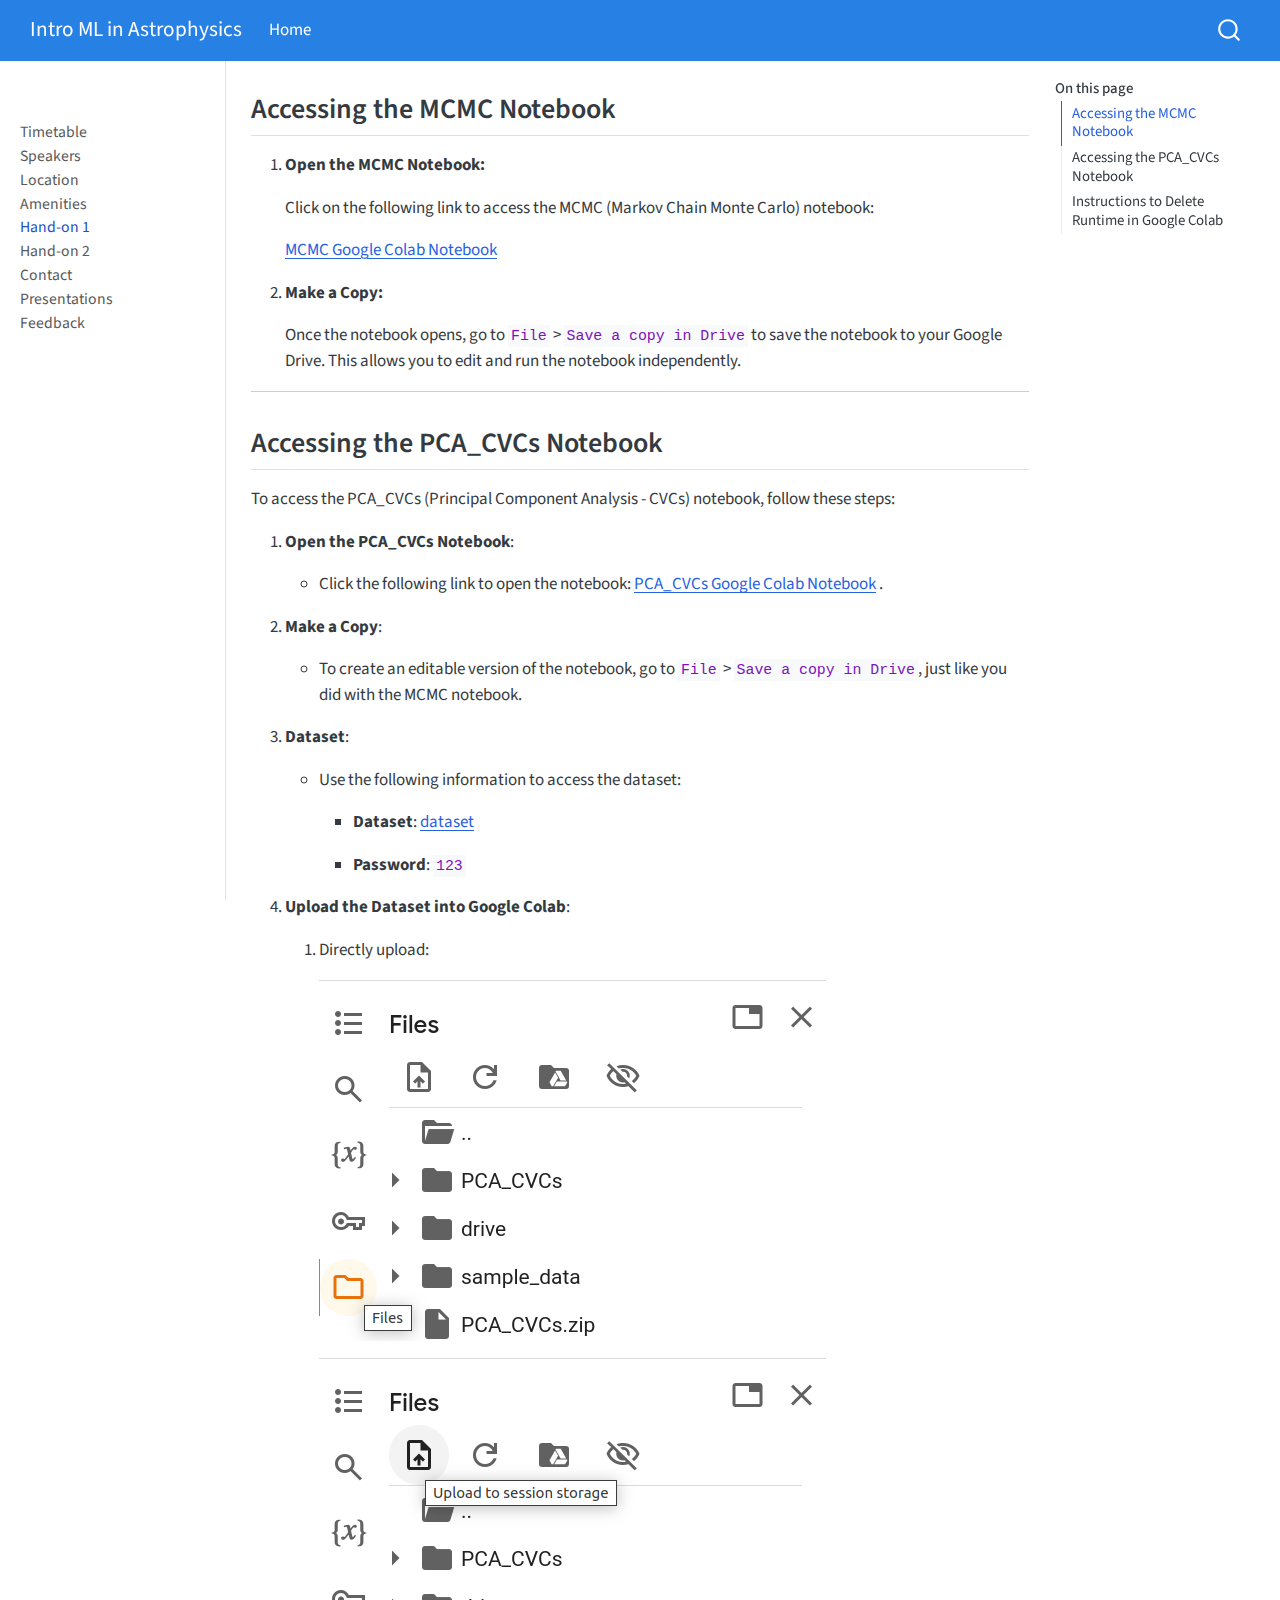
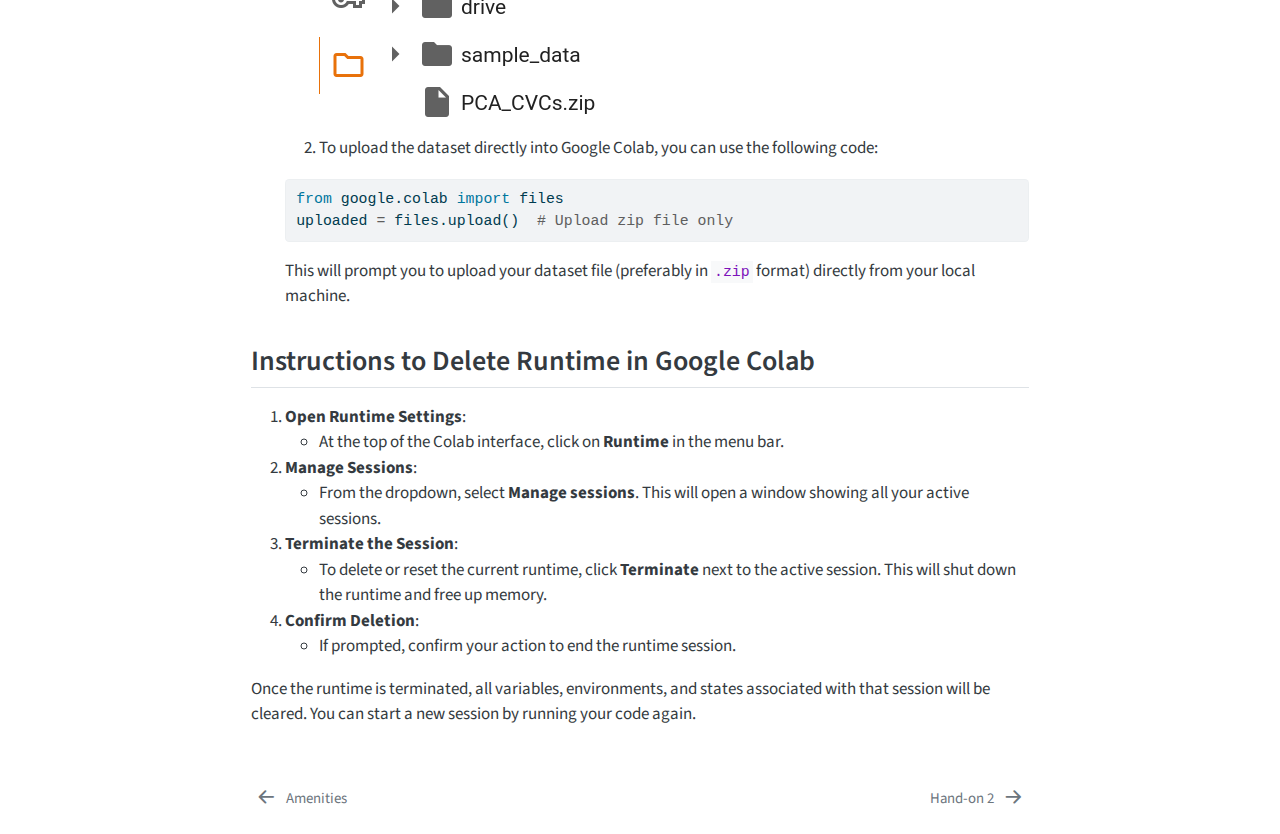
<file: docs/handon1.html>
<!DOCTYPE html>
<html xmlns="http://www.w3.org/1999/xhtml" lang="en" xml:lang="en"><head>

<meta charset="utf-8">
<meta name="generator" content="quarto-1.4.553">

<meta name="viewport" content="width=device-width, initial-scale=1.0, user-scalable=yes">


<title>Intro ML in Astrophysics</title>
<style>
code{white-space: pre-wrap;}
span.smallcaps{font-variant: small-caps;}
div.columns{display: flex; gap: min(4vw, 1.5em);}
div.column{flex: auto; overflow-x: auto;}
div.hanging-indent{margin-left: 1.5em; text-indent: -1.5em;}
ul.task-list{list-style: none;}
ul.task-list li input[type="checkbox"] {
  width: 0.8em;
  margin: 0 0.8em 0.2em -1em; /* quarto-specific, see https://github.com/quarto-dev/quarto-cli/issues/4556 */ 
  vertical-align: middle;
}
/* CSS for syntax highlighting */
pre > code.sourceCode { white-space: pre; position: relative; }
pre > code.sourceCode > span { line-height: 1.25; }
pre > code.sourceCode > span:empty { height: 1.2em; }
.sourceCode { overflow: visible; }
code.sourceCode > span { color: inherit; text-decoration: inherit; }
div.sourceCode { margin: 1em 0; }
pre.sourceCode { margin: 0; }
@media screen {
div.sourceCode { overflow: auto; }
}
@media print {
pre > code.sourceCode { white-space: pre-wrap; }
pre > code.sourceCode > span { text-indent: -5em; padding-left: 5em; }
}
pre.numberSource code
  { counter-reset: source-line 0; }
pre.numberSource code > span
  { position: relative; left: -4em; counter-increment: source-line; }
pre.numberSource code > span > a:first-child::before
  { content: counter(source-line);
    position: relative; left: -1em; text-align: right; vertical-align: baseline;
    border: none; display: inline-block;
    -webkit-touch-callout: none; -webkit-user-select: none;
    -khtml-user-select: none; -moz-user-select: none;
    -ms-user-select: none; user-select: none;
    padding: 0 4px; width: 4em;
  }
pre.numberSource { margin-left: 3em;  padding-left: 4px; }
div.sourceCode
  {   }
@media screen {
pre > code.sourceCode > span > a:first-child::before { text-decoration: underline; }
}
</style>


<script src="site_libs/quarto-nav/quarto-nav.js"></script>
<script src="site_libs/quarto-nav/headroom.min.js"></script>
<script src="site_libs/clipboard/clipboard.min.js"></script>
<script src="site_libs/quarto-search/autocomplete.umd.js"></script>
<script src="site_libs/quarto-search/fuse.min.js"></script>
<script src="site_libs/quarto-search/quarto-search.js"></script>
<meta name="quarto:offset" content="./">
<link href="./handon2.html" rel="next">
<link href="./amenities.html" rel="prev">
<script src="site_libs/quarto-html/quarto.js"></script>
<script src="site_libs/quarto-html/popper.min.js"></script>
<script src="site_libs/quarto-html/tippy.umd.min.js"></script>
<script src="site_libs/quarto-html/anchor.min.js"></script>
<link href="site_libs/quarto-html/tippy.css" rel="stylesheet">
<link href="site_libs/quarto-html/quarto-syntax-highlighting.css" rel="stylesheet" id="quarto-text-highlighting-styles">
<script src="site_libs/bootstrap/bootstrap.min.js"></script>
<link href="site_libs/bootstrap/bootstrap-icons.css" rel="stylesheet">
<link href="site_libs/bootstrap/bootstrap.min.css" rel="stylesheet" id="quarto-bootstrap" data-mode="light">
<script id="quarto-search-options" type="application/json">{
  "location": "navbar",
  "copy-button": false,
  "collapse-after": 3,
  "panel-placement": "end",
  "type": "overlay",
  "limit": 50,
  "keyboard-shortcut": [
    "f",
    "/",
    "s"
  ],
  "show-item-context": false,
  "language": {
    "search-no-results-text": "No results",
    "search-matching-documents-text": "matching documents",
    "search-copy-link-title": "Copy link to search",
    "search-hide-matches-text": "Hide additional matches",
    "search-more-match-text": "more match in this document",
    "search-more-matches-text": "more matches in this document",
    "search-clear-button-title": "Clear",
    "search-text-placeholder": "",
    "search-detached-cancel-button-title": "Cancel",
    "search-submit-button-title": "Submit",
    "search-label": "Search"
  }
}</script>


<link rel="stylesheet" href="styles.css">
</head>

<body class="nav-sidebar docked nav-fixed">

<div id="quarto-search-results"></div>
  <header id="quarto-header" class="headroom fixed-top">
    <nav class="navbar navbar-expand-lg " data-bs-theme="dark">
      <div class="navbar-container container-fluid">
      <div class="navbar-brand-container mx-auto">
    <a class="navbar-brand" href="./index.html">
    <span class="navbar-title">Intro ML in Astrophysics</span>
    </a>
  </div>
            <div id="quarto-search" class="" title="Search"></div>
          <button class="navbar-toggler" type="button" data-bs-toggle="collapse" data-bs-target="#navbarCollapse" aria-controls="navbarCollapse" aria-expanded="false" aria-label="Toggle navigation" onclick="if (window.quartoToggleHeadroom) { window.quartoToggleHeadroom(); }">
  <span class="navbar-toggler-icon"></span>
</button>
          <div class="collapse navbar-collapse" id="navbarCollapse">
            <ul class="navbar-nav navbar-nav-scroll me-auto">
  <li class="nav-item">
    <a class="nav-link active" href="./index.html" aria-current="page"> 
<span class="menu-text">Home</span></a>
  </li>  
</ul>
          </div> <!-- /navcollapse -->
          <div class="quarto-navbar-tools">
</div>
      </div> <!-- /container-fluid -->
    </nav>
  <nav class="quarto-secondary-nav">
    <div class="container-fluid d-flex">
      <button type="button" class="quarto-btn-toggle btn" data-bs-toggle="collapse" data-bs-target=".quarto-sidebar-collapse-item" aria-controls="quarto-sidebar" aria-expanded="false" aria-label="Toggle sidebar navigation" onclick="if (window.quartoToggleHeadroom) { window.quartoToggleHeadroom(); }">
        <i class="bi bi-layout-text-sidebar-reverse"></i>
      </button>
        <nav class="quarto-page-breadcrumbs" aria-label="breadcrumb"><ol class="breadcrumb"><li class="breadcrumb-item"><a href="./handon1.html">Hand-on 1</a></li></ol></nav>
        <a class="flex-grow-1" role="button" data-bs-toggle="collapse" data-bs-target=".quarto-sidebar-collapse-item" aria-controls="quarto-sidebar" aria-expanded="false" aria-label="Toggle sidebar navigation" onclick="if (window.quartoToggleHeadroom) { window.quartoToggleHeadroom(); }">      
        </a>
      <button type="button" class="btn quarto-search-button" aria-label="" onclick="window.quartoOpenSearch();">
        <i class="bi bi-search"></i>
      </button>
    </div>
  </nav>
</header>
<!-- content -->
<div id="quarto-content" class="quarto-container page-columns page-rows-contents page-layout-article page-navbar">
<!-- sidebar -->
  <nav id="quarto-sidebar" class="sidebar collapse collapse-horizontal quarto-sidebar-collapse-item sidebar-navigation docked overflow-auto">
        <div class="mt-2 flex-shrink-0 align-items-center">
        <div class="sidebar-search">
        <div id="quarto-search" class="" title="Search"></div>
        </div>
        </div>
    <div class="sidebar-menu-container"> 
    <ul class="list-unstyled mt-1">
        <li class="sidebar-item">
  <div class="sidebar-item-container"> 
  <a href="./index.html" class="sidebar-item-text sidebar-link">
 <span class="menu-text">Timetable</span></a>
  </div>
</li>
        <li class="sidebar-item">
  <div class="sidebar-item-container"> 
  <a href="./speaker.html" class="sidebar-item-text sidebar-link">
 <span class="menu-text">Speakers</span></a>
  </div>
</li>
        <li class="sidebar-item">
  <div class="sidebar-item-container"> 
  <a href="./location.html" class="sidebar-item-text sidebar-link">
 <span class="menu-text">Location</span></a>
  </div>
</li>
        <li class="sidebar-item">
  <div class="sidebar-item-container"> 
  <a href="./amenities.html" class="sidebar-item-text sidebar-link">
 <span class="menu-text">Amenities</span></a>
  </div>
</li>
        <li class="sidebar-item">
  <div class="sidebar-item-container"> 
  <a href="./handon1.html" class="sidebar-item-text sidebar-link active">
 <span class="menu-text">Hand-on 1</span></a>
  </div>
</li>
        <li class="sidebar-item">
  <div class="sidebar-item-container"> 
  <a href="./handon2.html" class="sidebar-item-text sidebar-link">
 <span class="menu-text">Hand-on 2</span></a>
  </div>
</li>
        <li class="sidebar-item">
  <div class="sidebar-item-container"> 
  <a href="./Contact.html" class="sidebar-item-text sidebar-link">
 <span class="menu-text">Contact</span></a>
  </div>
</li>
        <li class="sidebar-item">
  <div class="sidebar-item-container"> 
  <a href="./presentations.html" class="sidebar-item-text sidebar-link">
 <span class="menu-text">Presentations</span></a>
  </div>
</li>
        <li class="sidebar-item">
  <div class="sidebar-item-container"> 
  <a href="./feedback.html" class="sidebar-item-text sidebar-link">
 <span class="menu-text">Feedback</span></a>
  </div>
</li>
    </ul>
    </div>
</nav>
<div id="quarto-sidebar-glass" class="quarto-sidebar-collapse-item" data-bs-toggle="collapse" data-bs-target=".quarto-sidebar-collapse-item"></div>
<!-- margin-sidebar -->
    <div id="quarto-margin-sidebar" class="sidebar margin-sidebar">
        <nav id="TOC" role="doc-toc" class="toc-active">
    <h2 id="toc-title">On this page</h2>
   
  <ul>
  <li><a href="#accessing-the-mcmc-notebook" id="toc-accessing-the-mcmc-notebook" class="nav-link active" data-scroll-target="#accessing-the-mcmc-notebook">Accessing the MCMC Notebook</a></li>
  <li><a href="#accessing-the-pca_cvcs-notebook" id="toc-accessing-the-pca_cvcs-notebook" class="nav-link" data-scroll-target="#accessing-the-pca_cvcs-notebook">Accessing the PCA_CVCs Notebook</a></li>
  <li><a href="#instructions-to-delete-runtime-in-google-colab" id="toc-instructions-to-delete-runtime-in-google-colab" class="nav-link" data-scroll-target="#instructions-to-delete-runtime-in-google-colab">Instructions to Delete Runtime in Google Colab</a></li>
  </ul>
</nav>
    </div>
<!-- main -->
<main class="content" id="quarto-document-content">




<section id="accessing-the-mcmc-notebook" class="level2">
<h2 class="anchored" data-anchor-id="accessing-the-mcmc-notebook">Accessing the MCMC Notebook</h2>
<ol type="1">
<li><p><strong>Open the MCMC Notebook:</strong></p>
<p>Click on the following link to access the MCMC (Markov Chain Monte Carlo) notebook:</p>
<p><a href="https://colab.research.google.com/drive/1Foyix_Sr3qxJr5sHPGinl8_LO1bTgLC-?usp=sharing">MCMC Google Colab Notebook</a></p></li>
<li><p><strong>Make a Copy:</strong></p>
<p>Once the notebook opens, go to <code>File</code> &gt; <code>Save a copy in Drive</code> to save the notebook to your Google Drive. This allows you to edit and run the notebook independently.</p></li>
</ol>
<hr>
</section>
<section id="accessing-the-pca_cvcs-notebook" class="level2">
<h2 class="anchored" data-anchor-id="accessing-the-pca_cvcs-notebook">Accessing the PCA_CVCs Notebook</h2>
<p>To access the PCA_CVCs (Principal Component Analysis - CVCs) notebook, follow these steps:</p>
<ol type="1">
<li><p><strong>Open the PCA_CVCs Notebook</strong>:</p>
<ul>
<li>Click the following link to open the notebook: <a href="https://colab.research.google.com/drive/1oTotk8hjXf2jMu36SOQpojt_-NG41lXN?usp=sharing">PCA_CVCs Google Colab Notebook</a> .</li>
</ul></li>
<li><p><strong>Make a Copy</strong>:</p>
<ul>
<li>To create an editable version of the notebook, go to <code>File</code> &gt; <code>Save a copy in Drive</code>, just like you did with the MCMC notebook.</li>
</ul></li>
<li><p><strong>Dataset</strong>:</p>
<ul>
<li><p>Use the following information to access the dataset:</p>
<ul>
<li><p><strong>Dataset</strong>: <a href="https://uni-koeln.sciebo.de/s/lyuNLLeZuwwZO7d">dataset</a></p></li>
<li><p><strong>Password</strong>: <code>123</code></p></li>
</ul></li>
</ul></li>
<li><p><strong>Upload the Dataset into Google Colab</strong>:</p>
<ol type="1">
<li><p>Directly upload:</p>
<p><img src="images/im1.png" class="img-fluid"></p>
<p><img src="images/im2.png" class="img-fluid"></p></li>
<li><p>To upload the dataset directly into Google Colab, you can use the following code:</p></li>
</ol>
<div class="sourceCode" id="cb1"><pre class="sourceCode python code-with-copy"><code class="sourceCode python"><span id="cb1-1"><a href="#cb1-1" aria-hidden="true" tabindex="-1"></a><span class="im">from</span> google.colab <span class="im">import</span> files</span>
<span id="cb1-2"><a href="#cb1-2" aria-hidden="true" tabindex="-1"></a>uploaded <span class="op">=</span> files.upload()  <span class="co"># Upload zip file only</span></span></code><button title="Copy to Clipboard" class="code-copy-button"><i class="bi"></i></button></pre></div>
<p>This will prompt you to upload your dataset file (preferably in <code>.zip</code> format) directly from your local machine.</p></li>
</ol>
</section>
<section id="instructions-to-delete-runtime-in-google-colab" class="level2">
<h2 class="anchored" data-anchor-id="instructions-to-delete-runtime-in-google-colab">Instructions to Delete Runtime in Google Colab</h2>
<ol type="1">
<li><strong>Open Runtime Settings</strong>:
<ul>
<li>At the top of the Colab interface, click on <strong>Runtime</strong> in the menu bar.</li>
</ul></li>
<li><strong>Manage Sessions</strong>:
<ul>
<li>From the dropdown, select <strong>Manage sessions</strong>. This will open a window showing all your active sessions.</li>
</ul></li>
<li><strong>Terminate the Session</strong>:
<ul>
<li>To delete or reset the current runtime, click <strong>Terminate</strong> next to the active session. This will shut down the runtime and free up memory.</li>
</ul></li>
<li><strong>Confirm Deletion</strong>:
<ul>
<li>If prompted, confirm your action to end the runtime session.</li>
</ul></li>
</ol>
<p>Once the runtime is terminated, all variables, environments, and states associated with that session will be cleared. You can start a new session by running your code again.</p>


</section>

</main> <!-- /main -->
<script id="quarto-html-after-body" type="application/javascript">
window.document.addEventListener("DOMContentLoaded", function (event) {
  const toggleBodyColorMode = (bsSheetEl) => {
    const mode = bsSheetEl.getAttribute("data-mode");
    const bodyEl = window.document.querySelector("body");
    if (mode === "dark") {
      bodyEl.classList.add("quarto-dark");
      bodyEl.classList.remove("quarto-light");
    } else {
      bodyEl.classList.add("quarto-light");
      bodyEl.classList.remove("quarto-dark");
    }
  }
  const toggleBodyColorPrimary = () => {
    const bsSheetEl = window.document.querySelector("link#quarto-bootstrap");
    if (bsSheetEl) {
      toggleBodyColorMode(bsSheetEl);
    }
  }
  toggleBodyColorPrimary();  
  const icon = "";
  const anchorJS = new window.AnchorJS();
  anchorJS.options = {
    placement: 'right',
    icon: icon
  };
  anchorJS.add('.anchored');
  const isCodeAnnotation = (el) => {
    for (const clz of el.classList) {
      if (clz.startsWith('code-annotation-')) {                     
        return true;
      }
    }
    return false;
  }
  const clipboard = new window.ClipboardJS('.code-copy-button', {
    text: function(trigger) {
      const codeEl = trigger.previousElementSibling.cloneNode(true);
      for (const childEl of codeEl.children) {
        if (isCodeAnnotation(childEl)) {
          childEl.remove();
        }
      }
      return codeEl.innerText;
    }
  });
  clipboard.on('success', function(e) {
    // button target
    const button = e.trigger;
    // don't keep focus
    button.blur();
    // flash "checked"
    button.classList.add('code-copy-button-checked');
    var currentTitle = button.getAttribute("title");
    button.setAttribute("title", "Copied!");
    let tooltip;
    if (window.bootstrap) {
      button.setAttribute("data-bs-toggle", "tooltip");
      button.setAttribute("data-bs-placement", "left");
      button.setAttribute("data-bs-title", "Copied!");
      tooltip = new bootstrap.Tooltip(button, 
        { trigger: "manual", 
          customClass: "code-copy-button-tooltip",
          offset: [0, -8]});
      tooltip.show();    
    }
    setTimeout(function() {
      if (tooltip) {
        tooltip.hide();
        button.removeAttribute("data-bs-title");
        button.removeAttribute("data-bs-toggle");
        button.removeAttribute("data-bs-placement");
      }
      button.setAttribute("title", currentTitle);
      button.classList.remove('code-copy-button-checked');
    }, 1000);
    // clear code selection
    e.clearSelection();
  });
    var localhostRegex = new RegExp(/^(?:http|https):\/\/localhost\:?[0-9]*\//);
    var mailtoRegex = new RegExp(/^mailto:/);
      var filterRegex = new RegExp('/' + window.location.host + '/');
    var isInternal = (href) => {
        return filterRegex.test(href) || localhostRegex.test(href) || mailtoRegex.test(href);
    }
    // Inspect non-navigation links and adorn them if external
 	var links = window.document.querySelectorAll('a[href]:not(.nav-link):not(.navbar-brand):not(.toc-action):not(.sidebar-link):not(.sidebar-item-toggle):not(.pagination-link):not(.no-external):not([aria-hidden]):not(.dropdown-item):not(.quarto-navigation-tool)');
    for (var i=0; i<links.length; i++) {
      const link = links[i];
      if (!isInternal(link.href)) {
        // undo the damage that might have been done by quarto-nav.js in the case of
        // links that we want to consider external
        if (link.dataset.originalHref !== undefined) {
          link.href = link.dataset.originalHref;
        }
      }
    }
  function tippyHover(el, contentFn, onTriggerFn, onUntriggerFn) {
    const config = {
      allowHTML: true,
      maxWidth: 500,
      delay: 100,
      arrow: false,
      appendTo: function(el) {
          return el.parentElement;
      },
      interactive: true,
      interactiveBorder: 10,
      theme: 'quarto',
      placement: 'bottom-start',
    };
    if (contentFn) {
      config.content = contentFn;
    }
    if (onTriggerFn) {
      config.onTrigger = onTriggerFn;
    }
    if (onUntriggerFn) {
      config.onUntrigger = onUntriggerFn;
    }
    window.tippy(el, config); 
  }
  const noterefs = window.document.querySelectorAll('a[role="doc-noteref"]');
  for (var i=0; i<noterefs.length; i++) {
    const ref = noterefs[i];
    tippyHover(ref, function() {
      // use id or data attribute instead here
      let href = ref.getAttribute('data-footnote-href') || ref.getAttribute('href');
      try { href = new URL(href).hash; } catch {}
      const id = href.replace(/^#\/?/, "");
      const note = window.document.getElementById(id);
      if (note) {
        return note.innerHTML;
      } else {
        return "";
      }
    });
  }
  const xrefs = window.document.querySelectorAll('a.quarto-xref');
  const processXRef = (id, note) => {
    // Strip column container classes
    const stripColumnClz = (el) => {
      el.classList.remove("page-full", "page-columns");
      if (el.children) {
        for (const child of el.children) {
          stripColumnClz(child);
        }
      }
    }
    stripColumnClz(note)
    if (id === null || id.startsWith('sec-')) {
      // Special case sections, only their first couple elements
      const container = document.createElement("div");
      if (note.children && note.children.length > 2) {
        container.appendChild(note.children[0].cloneNode(true));
        for (let i = 1; i < note.children.length; i++) {
          const child = note.children[i];
          if (child.tagName === "P" && child.innerText === "") {
            continue;
          } else {
            container.appendChild(child.cloneNode(true));
            break;
          }
        }
        if (window.Quarto?.typesetMath) {
          window.Quarto.typesetMath(container);
        }
        return container.innerHTML
      } else {
        if (window.Quarto?.typesetMath) {
          window.Quarto.typesetMath(note);
        }
        return note.innerHTML;
      }
    } else {
      // Remove any anchor links if they are present
      const anchorLink = note.querySelector('a.anchorjs-link');
      if (anchorLink) {
        anchorLink.remove();
      }
      if (window.Quarto?.typesetMath) {
        window.Quarto.typesetMath(note);
      }
      // TODO in 1.5, we should make sure this works without a callout special case
      if (note.classList.contains("callout")) {
        return note.outerHTML;
      } else {
        return note.innerHTML;
      }
    }
  }
  for (var i=0; i<xrefs.length; i++) {
    const xref = xrefs[i];
    tippyHover(xref, undefined, function(instance) {
      instance.disable();
      let url = xref.getAttribute('href');
      let hash = undefined; 
      if (url.startsWith('#')) {
        hash = url;
      } else {
        try { hash = new URL(url).hash; } catch {}
      }
      if (hash) {
        const id = hash.replace(/^#\/?/, "");
        const note = window.document.getElementById(id);
        if (note !== null) {
          try {
            const html = processXRef(id, note.cloneNode(true));
            instance.setContent(html);
          } finally {
            instance.enable();
            instance.show();
          }
        } else {
          // See if we can fetch this
          fetch(url.split('#')[0])
          .then(res => res.text())
          .then(html => {
            const parser = new DOMParser();
            const htmlDoc = parser.parseFromString(html, "text/html");
            const note = htmlDoc.getElementById(id);
            if (note !== null) {
              const html = processXRef(id, note);
              instance.setContent(html);
            } 
          }).finally(() => {
            instance.enable();
            instance.show();
          });
        }
      } else {
        // See if we can fetch a full url (with no hash to target)
        // This is a special case and we should probably do some content thinning / targeting
        fetch(url)
        .then(res => res.text())
        .then(html => {
          const parser = new DOMParser();
          const htmlDoc = parser.parseFromString(html, "text/html");
          const note = htmlDoc.querySelector('main.content');
          if (note !== null) {
            // This should only happen for chapter cross references
            // (since there is no id in the URL)
            // remove the first header
            if (note.children.length > 0 && note.children[0].tagName === "HEADER") {
              note.children[0].remove();
            }
            const html = processXRef(null, note);
            instance.setContent(html);
          } 
        }).finally(() => {
          instance.enable();
          instance.show();
        });
      }
    }, function(instance) {
    });
  }
      let selectedAnnoteEl;
      const selectorForAnnotation = ( cell, annotation) => {
        let cellAttr = 'data-code-cell="' + cell + '"';
        let lineAttr = 'data-code-annotation="' +  annotation + '"';
        const selector = 'span[' + cellAttr + '][' + lineAttr + ']';
        return selector;
      }
      const selectCodeLines = (annoteEl) => {
        const doc = window.document;
        const targetCell = annoteEl.getAttribute("data-target-cell");
        const targetAnnotation = annoteEl.getAttribute("data-target-annotation");
        const annoteSpan = window.document.querySelector(selectorForAnnotation(targetCell, targetAnnotation));
        const lines = annoteSpan.getAttribute("data-code-lines").split(",");
        const lineIds = lines.map((line) => {
          return targetCell + "-" + line;
        })
        let top = null;
        let height = null;
        let parent = null;
        if (lineIds.length > 0) {
            //compute the position of the single el (top and bottom and make a div)
            const el = window.document.getElementById(lineIds[0]);
            top = el.offsetTop;
            height = el.offsetHeight;
            parent = el.parentElement.parentElement;
          if (lineIds.length > 1) {
            const lastEl = window.document.getElementById(lineIds[lineIds.length - 1]);
            const bottom = lastEl.offsetTop + lastEl.offsetHeight;
            height = bottom - top;
          }
          if (top !== null && height !== null && parent !== null) {
            // cook up a div (if necessary) and position it 
            let div = window.document.getElementById("code-annotation-line-highlight");
            if (div === null) {
              div = window.document.createElement("div");
              div.setAttribute("id", "code-annotation-line-highlight");
              div.style.position = 'absolute';
              parent.appendChild(div);
            }
            div.style.top = top - 2 + "px";
            div.style.height = height + 4 + "px";
            div.style.left = 0;
            let gutterDiv = window.document.getElementById("code-annotation-line-highlight-gutter");
            if (gutterDiv === null) {
              gutterDiv = window.document.createElement("div");
              gutterDiv.setAttribute("id", "code-annotation-line-highlight-gutter");
              gutterDiv.style.position = 'absolute';
              const codeCell = window.document.getElementById(targetCell);
              const gutter = codeCell.querySelector('.code-annotation-gutter');
              gutter.appendChild(gutterDiv);
            }
            gutterDiv.style.top = top - 2 + "px";
            gutterDiv.style.height = height + 4 + "px";
          }
          selectedAnnoteEl = annoteEl;
        }
      };
      const unselectCodeLines = () => {
        const elementsIds = ["code-annotation-line-highlight", "code-annotation-line-highlight-gutter"];
        elementsIds.forEach((elId) => {
          const div = window.document.getElementById(elId);
          if (div) {
            div.remove();
          }
        });
        selectedAnnoteEl = undefined;
      };
        // Handle positioning of the toggle
    window.addEventListener(
      "resize",
      throttle(() => {
        elRect = undefined;
        if (selectedAnnoteEl) {
          selectCodeLines(selectedAnnoteEl);
        }
      }, 10)
    );
    function throttle(fn, ms) {
    let throttle = false;
    let timer;
      return (...args) => {
        if(!throttle) { // first call gets through
            fn.apply(this, args);
            throttle = true;
        } else { // all the others get throttled
            if(timer) clearTimeout(timer); // cancel #2
            timer = setTimeout(() => {
              fn.apply(this, args);
              timer = throttle = false;
            }, ms);
        }
      };
    }
      // Attach click handler to the DT
      const annoteDls = window.document.querySelectorAll('dt[data-target-cell]');
      for (const annoteDlNode of annoteDls) {
        annoteDlNode.addEventListener('click', (event) => {
          const clickedEl = event.target;
          if (clickedEl !== selectedAnnoteEl) {
            unselectCodeLines();
            const activeEl = window.document.querySelector('dt[data-target-cell].code-annotation-active');
            if (activeEl) {
              activeEl.classList.remove('code-annotation-active');
            }
            selectCodeLines(clickedEl);
            clickedEl.classList.add('code-annotation-active');
          } else {
            // Unselect the line
            unselectCodeLines();
            clickedEl.classList.remove('code-annotation-active');
          }
        });
      }
  const findCites = (el) => {
    const parentEl = el.parentElement;
    if (parentEl) {
      const cites = parentEl.dataset.cites;
      if (cites) {
        return {
          el,
          cites: cites.split(' ')
        };
      } else {
        return findCites(el.parentElement)
      }
    } else {
      return undefined;
    }
  };
  var bibliorefs = window.document.querySelectorAll('a[role="doc-biblioref"]');
  for (var i=0; i<bibliorefs.length; i++) {
    const ref = bibliorefs[i];
    const citeInfo = findCites(ref);
    if (citeInfo) {
      tippyHover(citeInfo.el, function() {
        var popup = window.document.createElement('div');
        citeInfo.cites.forEach(function(cite) {
          var citeDiv = window.document.createElement('div');
          citeDiv.classList.add('hanging-indent');
          citeDiv.classList.add('csl-entry');
          var biblioDiv = window.document.getElementById('ref-' + cite);
          if (biblioDiv) {
            citeDiv.innerHTML = biblioDiv.innerHTML;
          }
          popup.appendChild(citeDiv);
        });
        return popup.innerHTML;
      });
    }
  }
});
</script>
<nav class="page-navigation">
  <div class="nav-page nav-page-previous">
      <a href="./amenities.html" class="pagination-link" aria-label="Amenities">
        <i class="bi bi-arrow-left-short"></i> <span class="nav-page-text">Amenities</span>
      </a>          
  </div>
  <div class="nav-page nav-page-next">
      <a href="./handon2.html" class="pagination-link" aria-label="Hand-on 2">
        <span class="nav-page-text">Hand-on 2</span> <i class="bi bi-arrow-right-short"></i>
      </a>
  </div>
</nav>
</div> <!-- /content -->




</body></html>
</file>
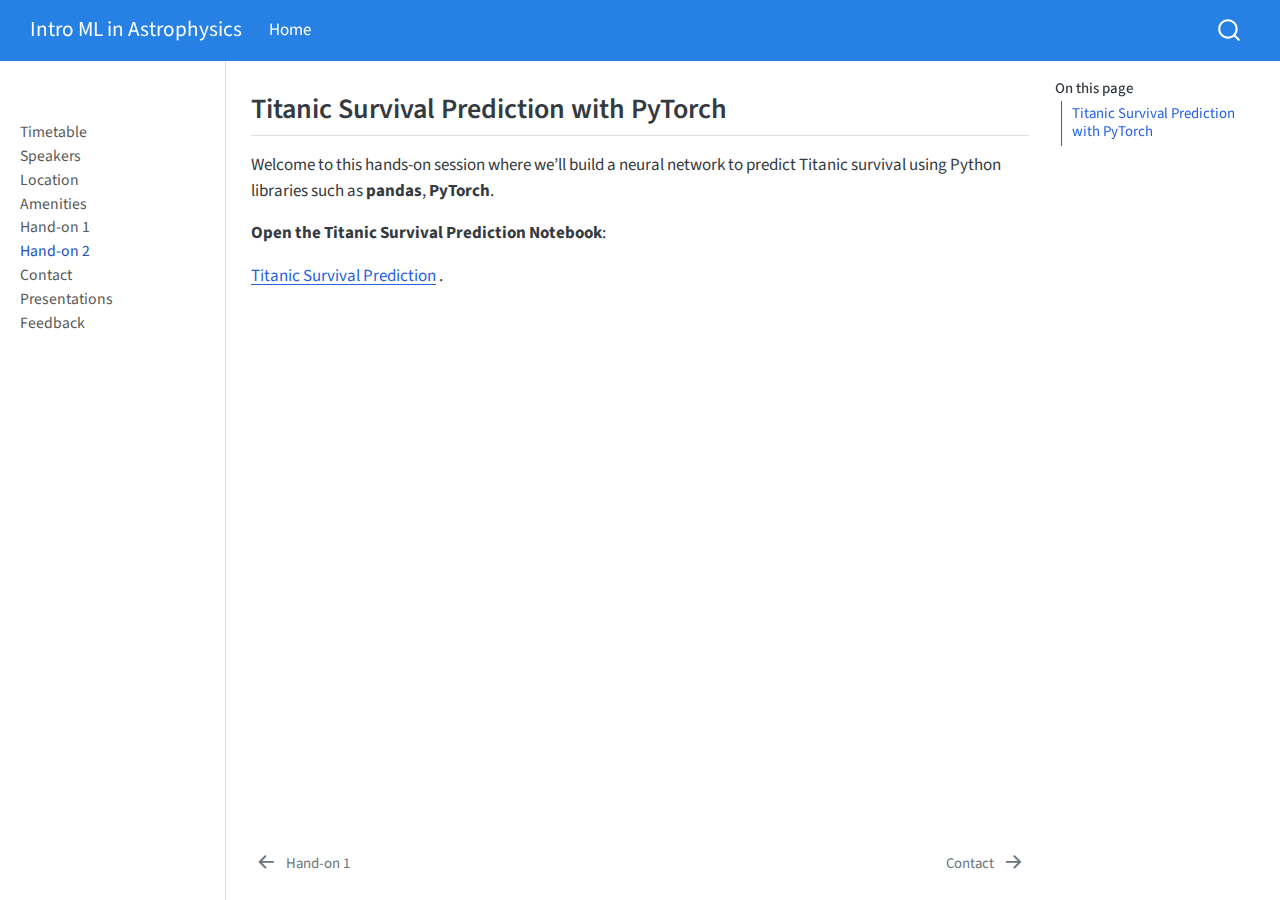
<file: docs/handon2.html>
<!DOCTYPE html>
<html xmlns="http://www.w3.org/1999/xhtml" lang="en" xml:lang="en"><head>

<meta charset="utf-8">
<meta name="generator" content="quarto-1.4.553">

<meta name="viewport" content="width=device-width, initial-scale=1.0, user-scalable=yes">


<title>Intro ML in Astrophysics</title>
<style>
code{white-space: pre-wrap;}
span.smallcaps{font-variant: small-caps;}
div.columns{display: flex; gap: min(4vw, 1.5em);}
div.column{flex: auto; overflow-x: auto;}
div.hanging-indent{margin-left: 1.5em; text-indent: -1.5em;}
ul.task-list{list-style: none;}
ul.task-list li input[type="checkbox"] {
  width: 0.8em;
  margin: 0 0.8em 0.2em -1em; /* quarto-specific, see https://github.com/quarto-dev/quarto-cli/issues/4556 */ 
  vertical-align: middle;
}
</style>


<script src="site_libs/quarto-nav/quarto-nav.js"></script>
<script src="site_libs/quarto-nav/headroom.min.js"></script>
<script src="site_libs/clipboard/clipboard.min.js"></script>
<script src="site_libs/quarto-search/autocomplete.umd.js"></script>
<script src="site_libs/quarto-search/fuse.min.js"></script>
<script src="site_libs/quarto-search/quarto-search.js"></script>
<meta name="quarto:offset" content="./">
<link href="./Contact.html" rel="next">
<link href="./handon1.html" rel="prev">
<script src="site_libs/quarto-html/quarto.js"></script>
<script src="site_libs/quarto-html/popper.min.js"></script>
<script src="site_libs/quarto-html/tippy.umd.min.js"></script>
<script src="site_libs/quarto-html/anchor.min.js"></script>
<link href="site_libs/quarto-html/tippy.css" rel="stylesheet">
<link href="site_libs/quarto-html/quarto-syntax-highlighting.css" rel="stylesheet" id="quarto-text-highlighting-styles">
<script src="site_libs/bootstrap/bootstrap.min.js"></script>
<link href="site_libs/bootstrap/bootstrap-icons.css" rel="stylesheet">
<link href="site_libs/bootstrap/bootstrap.min.css" rel="stylesheet" id="quarto-bootstrap" data-mode="light">
<script id="quarto-search-options" type="application/json">{
  "location": "navbar",
  "copy-button": false,
  "collapse-after": 3,
  "panel-placement": "end",
  "type": "overlay",
  "limit": 50,
  "keyboard-shortcut": [
    "f",
    "/",
    "s"
  ],
  "show-item-context": false,
  "language": {
    "search-no-results-text": "No results",
    "search-matching-documents-text": "matching documents",
    "search-copy-link-title": "Copy link to search",
    "search-hide-matches-text": "Hide additional matches",
    "search-more-match-text": "more match in this document",
    "search-more-matches-text": "more matches in this document",
    "search-clear-button-title": "Clear",
    "search-text-placeholder": "",
    "search-detached-cancel-button-title": "Cancel",
    "search-submit-button-title": "Submit",
    "search-label": "Search"
  }
}</script>


<link rel="stylesheet" href="styles.css">
</head>

<body class="nav-sidebar docked nav-fixed">

<div id="quarto-search-results"></div>
  <header id="quarto-header" class="headroom fixed-top">
    <nav class="navbar navbar-expand-lg " data-bs-theme="dark">
      <div class="navbar-container container-fluid">
      <div class="navbar-brand-container mx-auto">
    <a class="navbar-brand" href="./index.html">
    <span class="navbar-title">Intro ML in Astrophysics</span>
    </a>
  </div>
            <div id="quarto-search" class="" title="Search"></div>
          <button class="navbar-toggler" type="button" data-bs-toggle="collapse" data-bs-target="#navbarCollapse" aria-controls="navbarCollapse" aria-expanded="false" aria-label="Toggle navigation" onclick="if (window.quartoToggleHeadroom) { window.quartoToggleHeadroom(); }">
  <span class="navbar-toggler-icon"></span>
</button>
          <div class="collapse navbar-collapse" id="navbarCollapse">
            <ul class="navbar-nav navbar-nav-scroll me-auto">
  <li class="nav-item">
    <a class="nav-link active" href="./index.html" aria-current="page"> 
<span class="menu-text">Home</span></a>
  </li>  
</ul>
          </div> <!-- /navcollapse -->
          <div class="quarto-navbar-tools">
</div>
      </div> <!-- /container-fluid -->
    </nav>
  <nav class="quarto-secondary-nav">
    <div class="container-fluid d-flex">
      <button type="button" class="quarto-btn-toggle btn" data-bs-toggle="collapse" data-bs-target=".quarto-sidebar-collapse-item" aria-controls="quarto-sidebar" aria-expanded="false" aria-label="Toggle sidebar navigation" onclick="if (window.quartoToggleHeadroom) { window.quartoToggleHeadroom(); }">
        <i class="bi bi-layout-text-sidebar-reverse"></i>
      </button>
        <nav class="quarto-page-breadcrumbs" aria-label="breadcrumb"><ol class="breadcrumb"><li class="breadcrumb-item"><a href="./handon2.html">Hand-on 2</a></li></ol></nav>
        <a class="flex-grow-1" role="button" data-bs-toggle="collapse" data-bs-target=".quarto-sidebar-collapse-item" aria-controls="quarto-sidebar" aria-expanded="false" aria-label="Toggle sidebar navigation" onclick="if (window.quartoToggleHeadroom) { window.quartoToggleHeadroom(); }">      
        </a>
      <button type="button" class="btn quarto-search-button" aria-label="" onclick="window.quartoOpenSearch();">
        <i class="bi bi-search"></i>
      </button>
    </div>
  </nav>
</header>
<!-- content -->
<div id="quarto-content" class="quarto-container page-columns page-rows-contents page-layout-article page-navbar">
<!-- sidebar -->
  <nav id="quarto-sidebar" class="sidebar collapse collapse-horizontal quarto-sidebar-collapse-item sidebar-navigation docked overflow-auto">
        <div class="mt-2 flex-shrink-0 align-items-center">
        <div class="sidebar-search">
        <div id="quarto-search" class="" title="Search"></div>
        </div>
        </div>
    <div class="sidebar-menu-container"> 
    <ul class="list-unstyled mt-1">
        <li class="sidebar-item">
  <div class="sidebar-item-container"> 
  <a href="./index.html" class="sidebar-item-text sidebar-link">
 <span class="menu-text">Timetable</span></a>
  </div>
</li>
        <li class="sidebar-item">
  <div class="sidebar-item-container"> 
  <a href="./speaker.html" class="sidebar-item-text sidebar-link">
 <span class="menu-text">Speakers</span></a>
  </div>
</li>
        <li class="sidebar-item">
  <div class="sidebar-item-container"> 
  <a href="./location.html" class="sidebar-item-text sidebar-link">
 <span class="menu-text">Location</span></a>
  </div>
</li>
        <li class="sidebar-item">
  <div class="sidebar-item-container"> 
  <a href="./amenities.html" class="sidebar-item-text sidebar-link">
 <span class="menu-text">Amenities</span></a>
  </div>
</li>
        <li class="sidebar-item">
  <div class="sidebar-item-container"> 
  <a href="./handon1.html" class="sidebar-item-text sidebar-link">
 <span class="menu-text">Hand-on 1</span></a>
  </div>
</li>
        <li class="sidebar-item">
  <div class="sidebar-item-container"> 
  <a href="./handon2.html" class="sidebar-item-text sidebar-link active">
 <span class="menu-text">Hand-on 2</span></a>
  </div>
</li>
        <li class="sidebar-item">
  <div class="sidebar-item-container"> 
  <a href="./Contact.html" class="sidebar-item-text sidebar-link">
 <span class="menu-text">Contact</span></a>
  </div>
</li>
        <li class="sidebar-item">
  <div class="sidebar-item-container"> 
  <a href="./presentations.html" class="sidebar-item-text sidebar-link">
 <span class="menu-text">Presentations</span></a>
  </div>
</li>
        <li class="sidebar-item">
  <div class="sidebar-item-container"> 
  <a href="./feedback.html" class="sidebar-item-text sidebar-link">
 <span class="menu-text">Feedback</span></a>
  </div>
</li>
    </ul>
    </div>
</nav>
<div id="quarto-sidebar-glass" class="quarto-sidebar-collapse-item" data-bs-toggle="collapse" data-bs-target=".quarto-sidebar-collapse-item"></div>
<!-- margin-sidebar -->
    <div id="quarto-margin-sidebar" class="sidebar margin-sidebar">
        <nav id="TOC" role="doc-toc" class="toc-active">
    <h2 id="toc-title">On this page</h2>
   
  <ul>
  <li><a href="#titanic-survival-prediction-with-pytorch" id="toc-titanic-survival-prediction-with-pytorch" class="nav-link active" data-scroll-target="#titanic-survival-prediction-with-pytorch">Titanic Survival Prediction with PyTorch</a></li>
  </ul>
</nav>
    </div>
<!-- main -->
<main class="content" id="quarto-document-content">




<section id="titanic-survival-prediction-with-pytorch" class="level2">
<h2 class="anchored" data-anchor-id="titanic-survival-prediction-with-pytorch">Titanic Survival Prediction with PyTorch</h2>
<p>Welcome to this hands-on session where we’ll build a neural network to predict Titanic survival using Python libraries such as <strong>pandas</strong>, <strong>PyTorch</strong>.</p>
<p><strong>Open the Titanic Survival Prediction Notebook</strong>:</p>
<p><a href="https://colab.research.google.com/drive/1MH-bs3FfZDScb8Tze6u5Zta0H3FiWDQ6?usp=sharing#scrollTo=SHmrELTBUpVZ">Titanic Survival Prediction</a> .</p>


</section>

</main> <!-- /main -->
<script id="quarto-html-after-body" type="application/javascript">
window.document.addEventListener("DOMContentLoaded", function (event) {
  const toggleBodyColorMode = (bsSheetEl) => {
    const mode = bsSheetEl.getAttribute("data-mode");
    const bodyEl = window.document.querySelector("body");
    if (mode === "dark") {
      bodyEl.classList.add("quarto-dark");
      bodyEl.classList.remove("quarto-light");
    } else {
      bodyEl.classList.add("quarto-light");
      bodyEl.classList.remove("quarto-dark");
    }
  }
  const toggleBodyColorPrimary = () => {
    const bsSheetEl = window.document.querySelector("link#quarto-bootstrap");
    if (bsSheetEl) {
      toggleBodyColorMode(bsSheetEl);
    }
  }
  toggleBodyColorPrimary();  
  const icon = "";
  const anchorJS = new window.AnchorJS();
  anchorJS.options = {
    placement: 'right',
    icon: icon
  };
  anchorJS.add('.anchored');
  const isCodeAnnotation = (el) => {
    for (const clz of el.classList) {
      if (clz.startsWith('code-annotation-')) {                     
        return true;
      }
    }
    return false;
  }
  const clipboard = new window.ClipboardJS('.code-copy-button', {
    text: function(trigger) {
      const codeEl = trigger.previousElementSibling.cloneNode(true);
      for (const childEl of codeEl.children) {
        if (isCodeAnnotation(childEl)) {
          childEl.remove();
        }
      }
      return codeEl.innerText;
    }
  });
  clipboard.on('success', function(e) {
    // button target
    const button = e.trigger;
    // don't keep focus
    button.blur();
    // flash "checked"
    button.classList.add('code-copy-button-checked');
    var currentTitle = button.getAttribute("title");
    button.setAttribute("title", "Copied!");
    let tooltip;
    if (window.bootstrap) {
      button.setAttribute("data-bs-toggle", "tooltip");
      button.setAttribute("data-bs-placement", "left");
      button.setAttribute("data-bs-title", "Copied!");
      tooltip = new bootstrap.Tooltip(button, 
        { trigger: "manual", 
          customClass: "code-copy-button-tooltip",
          offset: [0, -8]});
      tooltip.show();    
    }
    setTimeout(function() {
      if (tooltip) {
        tooltip.hide();
        button.removeAttribute("data-bs-title");
        button.removeAttribute("data-bs-toggle");
        button.removeAttribute("data-bs-placement");
      }
      button.setAttribute("title", currentTitle);
      button.classList.remove('code-copy-button-checked');
    }, 1000);
    // clear code selection
    e.clearSelection();
  });
    var localhostRegex = new RegExp(/^(?:http|https):\/\/localhost\:?[0-9]*\//);
    var mailtoRegex = new RegExp(/^mailto:/);
      var filterRegex = new RegExp('/' + window.location.host + '/');
    var isInternal = (href) => {
        return filterRegex.test(href) || localhostRegex.test(href) || mailtoRegex.test(href);
    }
    // Inspect non-navigation links and adorn them if external
 	var links = window.document.querySelectorAll('a[href]:not(.nav-link):not(.navbar-brand):not(.toc-action):not(.sidebar-link):not(.sidebar-item-toggle):not(.pagination-link):not(.no-external):not([aria-hidden]):not(.dropdown-item):not(.quarto-navigation-tool)');
    for (var i=0; i<links.length; i++) {
      const link = links[i];
      if (!isInternal(link.href)) {
        // undo the damage that might have been done by quarto-nav.js in the case of
        // links that we want to consider external
        if (link.dataset.originalHref !== undefined) {
          link.href = link.dataset.originalHref;
        }
      }
    }
  function tippyHover(el, contentFn, onTriggerFn, onUntriggerFn) {
    const config = {
      allowHTML: true,
      maxWidth: 500,
      delay: 100,
      arrow: false,
      appendTo: function(el) {
          return el.parentElement;
      },
      interactive: true,
      interactiveBorder: 10,
      theme: 'quarto',
      placement: 'bottom-start',
    };
    if (contentFn) {
      config.content = contentFn;
    }
    if (onTriggerFn) {
      config.onTrigger = onTriggerFn;
    }
    if (onUntriggerFn) {
      config.onUntrigger = onUntriggerFn;
    }
    window.tippy(el, config); 
  }
  const noterefs = window.document.querySelectorAll('a[role="doc-noteref"]');
  for (var i=0; i<noterefs.length; i++) {
    const ref = noterefs[i];
    tippyHover(ref, function() {
      // use id or data attribute instead here
      let href = ref.getAttribute('data-footnote-href') || ref.getAttribute('href');
      try { href = new URL(href).hash; } catch {}
      const id = href.replace(/^#\/?/, "");
      const note = window.document.getElementById(id);
      if (note) {
        return note.innerHTML;
      } else {
        return "";
      }
    });
  }
  const xrefs = window.document.querySelectorAll('a.quarto-xref');
  const processXRef = (id, note) => {
    // Strip column container classes
    const stripColumnClz = (el) => {
      el.classList.remove("page-full", "page-columns");
      if (el.children) {
        for (const child of el.children) {
          stripColumnClz(child);
        }
      }
    }
    stripColumnClz(note)
    if (id === null || id.startsWith('sec-')) {
      // Special case sections, only their first couple elements
      const container = document.createElement("div");
      if (note.children && note.children.length > 2) {
        container.appendChild(note.children[0].cloneNode(true));
        for (let i = 1; i < note.children.length; i++) {
          const child = note.children[i];
          if (child.tagName === "P" && child.innerText === "") {
            continue;
          } else {
            container.appendChild(child.cloneNode(true));
            break;
          }
        }
        if (window.Quarto?.typesetMath) {
          window.Quarto.typesetMath(container);
        }
        return container.innerHTML
      } else {
        if (window.Quarto?.typesetMath) {
          window.Quarto.typesetMath(note);
        }
        return note.innerHTML;
      }
    } else {
      // Remove any anchor links if they are present
      const anchorLink = note.querySelector('a.anchorjs-link');
      if (anchorLink) {
        anchorLink.remove();
      }
      if (window.Quarto?.typesetMath) {
        window.Quarto.typesetMath(note);
      }
      // TODO in 1.5, we should make sure this works without a callout special case
      if (note.classList.contains("callout")) {
        return note.outerHTML;
      } else {
        return note.innerHTML;
      }
    }
  }
  for (var i=0; i<xrefs.length; i++) {
    const xref = xrefs[i];
    tippyHover(xref, undefined, function(instance) {
      instance.disable();
      let url = xref.getAttribute('href');
      let hash = undefined; 
      if (url.startsWith('#')) {
        hash = url;
      } else {
        try { hash = new URL(url).hash; } catch {}
      }
      if (hash) {
        const id = hash.replace(/^#\/?/, "");
        const note = window.document.getElementById(id);
        if (note !== null) {
          try {
            const html = processXRef(id, note.cloneNode(true));
            instance.setContent(html);
          } finally {
            instance.enable();
            instance.show();
          }
        } else {
          // See if we can fetch this
          fetch(url.split('#')[0])
          .then(res => res.text())
          .then(html => {
            const parser = new DOMParser();
            const htmlDoc = parser.parseFromString(html, "text/html");
            const note = htmlDoc.getElementById(id);
            if (note !== null) {
              const html = processXRef(id, note);
              instance.setContent(html);
            } 
          }).finally(() => {
            instance.enable();
            instance.show();
          });
        }
      } else {
        // See if we can fetch a full url (with no hash to target)
        // This is a special case and we should probably do some content thinning / targeting
        fetch(url)
        .then(res => res.text())
        .then(html => {
          const parser = new DOMParser();
          const htmlDoc = parser.parseFromString(html, "text/html");
          const note = htmlDoc.querySelector('main.content');
          if (note !== null) {
            // This should only happen for chapter cross references
            // (since there is no id in the URL)
            // remove the first header
            if (note.children.length > 0 && note.children[0].tagName === "HEADER") {
              note.children[0].remove();
            }
            const html = processXRef(null, note);
            instance.setContent(html);
          } 
        }).finally(() => {
          instance.enable();
          instance.show();
        });
      }
    }, function(instance) {
    });
  }
      let selectedAnnoteEl;
      const selectorForAnnotation = ( cell, annotation) => {
        let cellAttr = 'data-code-cell="' + cell + '"';
        let lineAttr = 'data-code-annotation="' +  annotation + '"';
        const selector = 'span[' + cellAttr + '][' + lineAttr + ']';
        return selector;
      }
      const selectCodeLines = (annoteEl) => {
        const doc = window.document;
        const targetCell = annoteEl.getAttribute("data-target-cell");
        const targetAnnotation = annoteEl.getAttribute("data-target-annotation");
        const annoteSpan = window.document.querySelector(selectorForAnnotation(targetCell, targetAnnotation));
        const lines = annoteSpan.getAttribute("data-code-lines").split(",");
        const lineIds = lines.map((line) => {
          return targetCell + "-" + line;
        })
        let top = null;
        let height = null;
        let parent = null;
        if (lineIds.length > 0) {
            //compute the position of the single el (top and bottom and make a div)
            const el = window.document.getElementById(lineIds[0]);
            top = el.offsetTop;
            height = el.offsetHeight;
            parent = el.parentElement.parentElement;
          if (lineIds.length > 1) {
            const lastEl = window.document.getElementById(lineIds[lineIds.length - 1]);
            const bottom = lastEl.offsetTop + lastEl.offsetHeight;
            height = bottom - top;
          }
          if (top !== null && height !== null && parent !== null) {
            // cook up a div (if necessary) and position it 
            let div = window.document.getElementById("code-annotation-line-highlight");
            if (div === null) {
              div = window.document.createElement("div");
              div.setAttribute("id", "code-annotation-line-highlight");
              div.style.position = 'absolute';
              parent.appendChild(div);
            }
            div.style.top = top - 2 + "px";
            div.style.height = height + 4 + "px";
            div.style.left = 0;
            let gutterDiv = window.document.getElementById("code-annotation-line-highlight-gutter");
            if (gutterDiv === null) {
              gutterDiv = window.document.createElement("div");
              gutterDiv.setAttribute("id", "code-annotation-line-highlight-gutter");
              gutterDiv.style.position = 'absolute';
              const codeCell = window.document.getElementById(targetCell);
              const gutter = codeCell.querySelector('.code-annotation-gutter');
              gutter.appendChild(gutterDiv);
            }
            gutterDiv.style.top = top - 2 + "px";
            gutterDiv.style.height = height + 4 + "px";
          }
          selectedAnnoteEl = annoteEl;
        }
      };
      const unselectCodeLines = () => {
        const elementsIds = ["code-annotation-line-highlight", "code-annotation-line-highlight-gutter"];
        elementsIds.forEach((elId) => {
          const div = window.document.getElementById(elId);
          if (div) {
            div.remove();
          }
        });
        selectedAnnoteEl = undefined;
      };
        // Handle positioning of the toggle
    window.addEventListener(
      "resize",
      throttle(() => {
        elRect = undefined;
        if (selectedAnnoteEl) {
          selectCodeLines(selectedAnnoteEl);
        }
      }, 10)
    );
    function throttle(fn, ms) {
    let throttle = false;
    let timer;
      return (...args) => {
        if(!throttle) { // first call gets through
            fn.apply(this, args);
            throttle = true;
        } else { // all the others get throttled
            if(timer) clearTimeout(timer); // cancel #2
            timer = setTimeout(() => {
              fn.apply(this, args);
              timer = throttle = false;
            }, ms);
        }
      };
    }
      // Attach click handler to the DT
      const annoteDls = window.document.querySelectorAll('dt[data-target-cell]');
      for (const annoteDlNode of annoteDls) {
        annoteDlNode.addEventListener('click', (event) => {
          const clickedEl = event.target;
          if (clickedEl !== selectedAnnoteEl) {
            unselectCodeLines();
            const activeEl = window.document.querySelector('dt[data-target-cell].code-annotation-active');
            if (activeEl) {
              activeEl.classList.remove('code-annotation-active');
            }
            selectCodeLines(clickedEl);
            clickedEl.classList.add('code-annotation-active');
          } else {
            // Unselect the line
            unselectCodeLines();
            clickedEl.classList.remove('code-annotation-active');
          }
        });
      }
  const findCites = (el) => {
    const parentEl = el.parentElement;
    if (parentEl) {
      const cites = parentEl.dataset.cites;
      if (cites) {
        return {
          el,
          cites: cites.split(' ')
        };
      } else {
        return findCites(el.parentElement)
      }
    } else {
      return undefined;
    }
  };
  var bibliorefs = window.document.querySelectorAll('a[role="doc-biblioref"]');
  for (var i=0; i<bibliorefs.length; i++) {
    const ref = bibliorefs[i];
    const citeInfo = findCites(ref);
    if (citeInfo) {
      tippyHover(citeInfo.el, function() {
        var popup = window.document.createElement('div');
        citeInfo.cites.forEach(function(cite) {
          var citeDiv = window.document.createElement('div');
          citeDiv.classList.add('hanging-indent');
          citeDiv.classList.add('csl-entry');
          var biblioDiv = window.document.getElementById('ref-' + cite);
          if (biblioDiv) {
            citeDiv.innerHTML = biblioDiv.innerHTML;
          }
          popup.appendChild(citeDiv);
        });
        return popup.innerHTML;
      });
    }
  }
});
</script>
<nav class="page-navigation">
  <div class="nav-page nav-page-previous">
      <a href="./handon1.html" class="pagination-link" aria-label="Hand-on 1">
        <i class="bi bi-arrow-left-short"></i> <span class="nav-page-text">Hand-on 1</span>
      </a>          
  </div>
  <div class="nav-page nav-page-next">
      <a href="./Contact.html" class="pagination-link" aria-label="Contact">
        <span class="nav-page-text">Contact</span> <i class="bi bi-arrow-right-short"></i>
      </a>
  </div>
</nav>
</div> <!-- /content -->




</body></html>
</file>
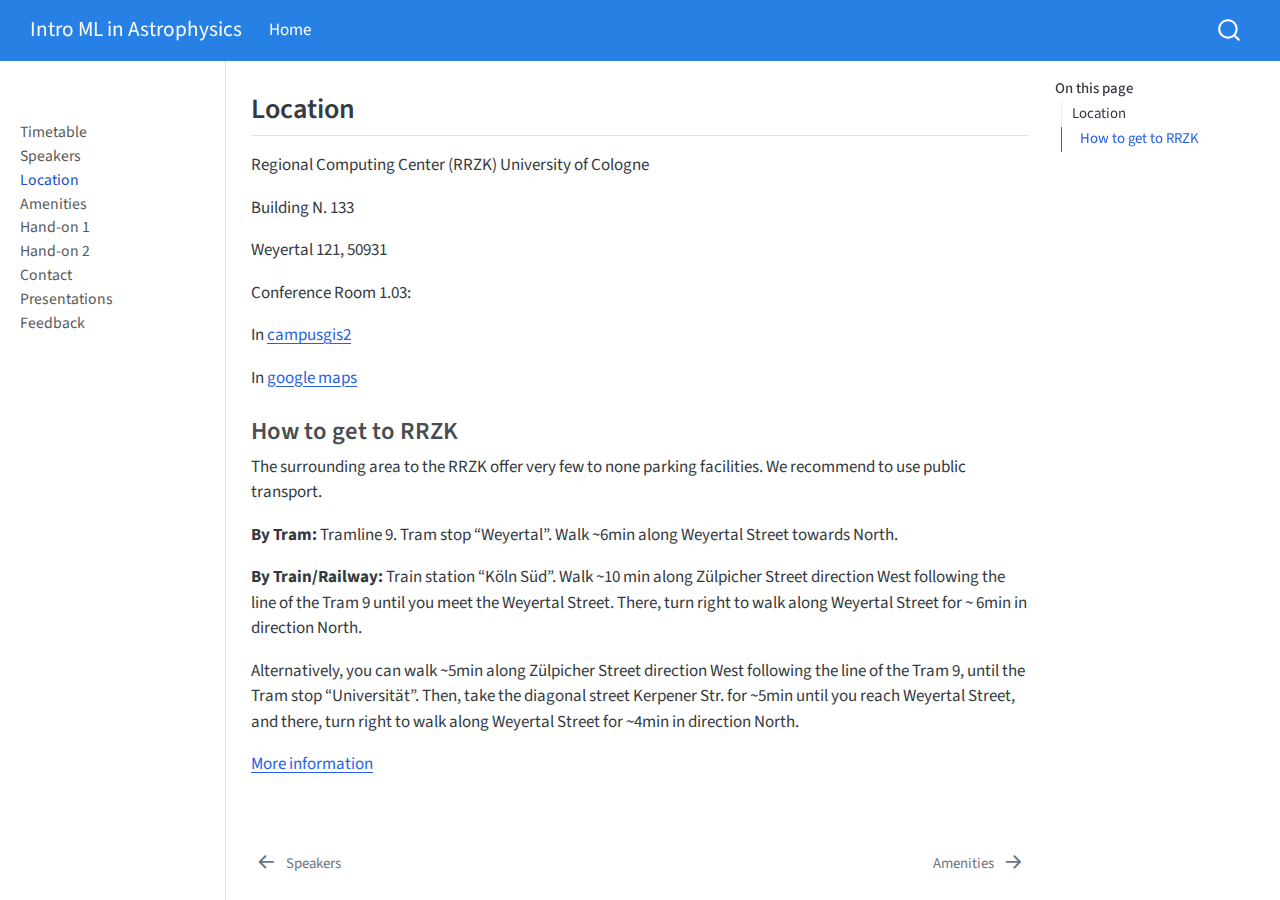
<file: docs/location.html>
<!DOCTYPE html>
<html xmlns="http://www.w3.org/1999/xhtml" lang="en" xml:lang="en"><head>

<meta charset="utf-8">
<meta name="generator" content="quarto-1.4.553">

<meta name="viewport" content="width=device-width, initial-scale=1.0, user-scalable=yes">


<title>Intro ML in Astrophysics</title>
<style>
code{white-space: pre-wrap;}
span.smallcaps{font-variant: small-caps;}
div.columns{display: flex; gap: min(4vw, 1.5em);}
div.column{flex: auto; overflow-x: auto;}
div.hanging-indent{margin-left: 1.5em; text-indent: -1.5em;}
ul.task-list{list-style: none;}
ul.task-list li input[type="checkbox"] {
  width: 0.8em;
  margin: 0 0.8em 0.2em -1em; /* quarto-specific, see https://github.com/quarto-dev/quarto-cli/issues/4556 */ 
  vertical-align: middle;
}
</style>


<script src="site_libs/quarto-nav/quarto-nav.js"></script>
<script src="site_libs/quarto-nav/headroom.min.js"></script>
<script src="site_libs/clipboard/clipboard.min.js"></script>
<script src="site_libs/quarto-search/autocomplete.umd.js"></script>
<script src="site_libs/quarto-search/fuse.min.js"></script>
<script src="site_libs/quarto-search/quarto-search.js"></script>
<meta name="quarto:offset" content="./">
<link href="./amenities.html" rel="next">
<link href="./speaker.html" rel="prev">
<script src="site_libs/quarto-html/quarto.js"></script>
<script src="site_libs/quarto-html/popper.min.js"></script>
<script src="site_libs/quarto-html/tippy.umd.min.js"></script>
<script src="site_libs/quarto-html/anchor.min.js"></script>
<link href="site_libs/quarto-html/tippy.css" rel="stylesheet">
<link href="site_libs/quarto-html/quarto-syntax-highlighting.css" rel="stylesheet" id="quarto-text-highlighting-styles">
<script src="site_libs/bootstrap/bootstrap.min.js"></script>
<link href="site_libs/bootstrap/bootstrap-icons.css" rel="stylesheet">
<link href="site_libs/bootstrap/bootstrap.min.css" rel="stylesheet" id="quarto-bootstrap" data-mode="light">
<script id="quarto-search-options" type="application/json">{
  "location": "navbar",
  "copy-button": false,
  "collapse-after": 3,
  "panel-placement": "end",
  "type": "overlay",
  "limit": 50,
  "keyboard-shortcut": [
    "f",
    "/",
    "s"
  ],
  "show-item-context": false,
  "language": {
    "search-no-results-text": "No results",
    "search-matching-documents-text": "matching documents",
    "search-copy-link-title": "Copy link to search",
    "search-hide-matches-text": "Hide additional matches",
    "search-more-match-text": "more match in this document",
    "search-more-matches-text": "more matches in this document",
    "search-clear-button-title": "Clear",
    "search-text-placeholder": "",
    "search-detached-cancel-button-title": "Cancel",
    "search-submit-button-title": "Submit",
    "search-label": "Search"
  }
}</script>


<link rel="stylesheet" href="styles.css">
</head>

<body class="nav-sidebar docked nav-fixed">

<div id="quarto-search-results"></div>
  <header id="quarto-header" class="headroom fixed-top">
    <nav class="navbar navbar-expand-lg " data-bs-theme="dark">
      <div class="navbar-container container-fluid">
      <div class="navbar-brand-container mx-auto">
    <a class="navbar-brand" href="./index.html">
    <span class="navbar-title">Intro ML in Astrophysics</span>
    </a>
  </div>
            <div id="quarto-search" class="" title="Search"></div>
          <button class="navbar-toggler" type="button" data-bs-toggle="collapse" data-bs-target="#navbarCollapse" aria-controls="navbarCollapse" aria-expanded="false" aria-label="Toggle navigation" onclick="if (window.quartoToggleHeadroom) { window.quartoToggleHeadroom(); }">
  <span class="navbar-toggler-icon"></span>
</button>
          <div class="collapse navbar-collapse" id="navbarCollapse">
            <ul class="navbar-nav navbar-nav-scroll me-auto">
  <li class="nav-item">
    <a class="nav-link active" href="./index.html" aria-current="page"> 
<span class="menu-text">Home</span></a>
  </li>  
</ul>
          </div> <!-- /navcollapse -->
          <div class="quarto-navbar-tools">
</div>
      </div> <!-- /container-fluid -->
    </nav>
  <nav class="quarto-secondary-nav">
    <div class="container-fluid d-flex">
      <button type="button" class="quarto-btn-toggle btn" data-bs-toggle="collapse" data-bs-target=".quarto-sidebar-collapse-item" aria-controls="quarto-sidebar" aria-expanded="false" aria-label="Toggle sidebar navigation" onclick="if (window.quartoToggleHeadroom) { window.quartoToggleHeadroom(); }">
        <i class="bi bi-layout-text-sidebar-reverse"></i>
      </button>
        <nav class="quarto-page-breadcrumbs" aria-label="breadcrumb"><ol class="breadcrumb"><li class="breadcrumb-item"><a href="./location.html">Location</a></li></ol></nav>
        <a class="flex-grow-1" role="button" data-bs-toggle="collapse" data-bs-target=".quarto-sidebar-collapse-item" aria-controls="quarto-sidebar" aria-expanded="false" aria-label="Toggle sidebar navigation" onclick="if (window.quartoToggleHeadroom) { window.quartoToggleHeadroom(); }">      
        </a>
      <button type="button" class="btn quarto-search-button" aria-label="" onclick="window.quartoOpenSearch();">
        <i class="bi bi-search"></i>
      </button>
    </div>
  </nav>
</header>
<!-- content -->
<div id="quarto-content" class="quarto-container page-columns page-rows-contents page-layout-article page-navbar">
<!-- sidebar -->
  <nav id="quarto-sidebar" class="sidebar collapse collapse-horizontal quarto-sidebar-collapse-item sidebar-navigation docked overflow-auto">
        <div class="mt-2 flex-shrink-0 align-items-center">
        <div class="sidebar-search">
        <div id="quarto-search" class="" title="Search"></div>
        </div>
        </div>
    <div class="sidebar-menu-container"> 
    <ul class="list-unstyled mt-1">
        <li class="sidebar-item">
  <div class="sidebar-item-container"> 
  <a href="./index.html" class="sidebar-item-text sidebar-link">
 <span class="menu-text">Timetable</span></a>
  </div>
</li>
        <li class="sidebar-item">
  <div class="sidebar-item-container"> 
  <a href="./speaker.html" class="sidebar-item-text sidebar-link">
 <span class="menu-text">Speakers</span></a>
  </div>
</li>
        <li class="sidebar-item">
  <div class="sidebar-item-container"> 
  <a href="./location.html" class="sidebar-item-text sidebar-link active">
 <span class="menu-text">Location</span></a>
  </div>
</li>
        <li class="sidebar-item">
  <div class="sidebar-item-container"> 
  <a href="./amenities.html" class="sidebar-item-text sidebar-link">
 <span class="menu-text">Amenities</span></a>
  </div>
</li>
        <li class="sidebar-item">
  <div class="sidebar-item-container"> 
  <a href="./handon1.html" class="sidebar-item-text sidebar-link">
 <span class="menu-text">Hand-on 1</span></a>
  </div>
</li>
        <li class="sidebar-item">
  <div class="sidebar-item-container"> 
  <a href="./handon2.html" class="sidebar-item-text sidebar-link">
 <span class="menu-text">Hand-on 2</span></a>
  </div>
</li>
        <li class="sidebar-item">
  <div class="sidebar-item-container"> 
  <a href="./Contact.html" class="sidebar-item-text sidebar-link">
 <span class="menu-text">Contact</span></a>
  </div>
</li>
        <li class="sidebar-item">
  <div class="sidebar-item-container"> 
  <a href="./presentations.html" class="sidebar-item-text sidebar-link">
 <span class="menu-text">Presentations</span></a>
  </div>
</li>
        <li class="sidebar-item">
  <div class="sidebar-item-container"> 
  <a href="./feedback.html" class="sidebar-item-text sidebar-link">
 <span class="menu-text">Feedback</span></a>
  </div>
</li>
    </ul>
    </div>
</nav>
<div id="quarto-sidebar-glass" class="quarto-sidebar-collapse-item" data-bs-toggle="collapse" data-bs-target=".quarto-sidebar-collapse-item"></div>
<!-- margin-sidebar -->
    <div id="quarto-margin-sidebar" class="sidebar margin-sidebar">
        <nav id="TOC" role="doc-toc" class="toc-active">
    <h2 id="toc-title">On this page</h2>
   
  <ul>
  <li><a href="#location" id="toc-location" class="nav-link active" data-scroll-target="#location">Location</a>
  <ul class="collapse">
  <li><a href="#how-to-get-to-rrzk" id="toc-how-to-get-to-rrzk" class="nav-link" data-scroll-target="#how-to-get-to-rrzk">How to get to RRZK</a></li>
  </ul></li>
  </ul>
</nav>
    </div>
<!-- main -->
<main class="content" id="quarto-document-content">




<section id="location" class="level2">
<h2 class="anchored" data-anchor-id="location">Location</h2>
<p>Regional Computing Center (RRZK) University of Cologne</p>
<p>Building N. 133</p>
<p>Weyertal 121, 50931</p>
<p>Conference Room 1.03:</p>
<p>In <a href="https://campusgis2.uni-koeln.de/testphase/?lang=de&amp;view=2d&amp;building=133">campusgis2</a></p>
<p>In <a href="https://www.google.com/maps/place/Regionales+Rechenzentrum+der+Universität+zu+Köln/@50.9275887,6.9240001,16z/data=!4m6!3m5!1s0x47bf24fa91c9d6b7:0x87f79b47e2e44b58!8m2!3d50.9270477!4d6.923984!16s%2Fg%2F1hm5zg3pb!5m1!1e2?entry=ttu&amp;g_ep=EgoyMDI0MDkxOC4xIKXMDSoASAFQAw%3D%3D">google maps</a></p>
<section id="how-to-get-to-rrzk" class="level3">
<h3 class="anchored" data-anchor-id="how-to-get-to-rrzk">How to get to RRZK</h3>
<p>The surrounding area to the RRZK offer very few to none parking facilities. We recommend to use public transport.</p>
<p><strong>By Tram:</strong> Tramline 9. Tram stop “Weyertal”. Walk ~6min along Weyertal Street towards North.</p>
<p><strong>By Train/Railway:</strong> Train station “Köln Süd”. Walk ~10 min along Zülpicher Street direction West following the line of the Tram 9 until you meet the Weyertal Street. There, turn right to walk along Weyertal Street for ~ 6min in direction North.</p>
<p>Alternatively, you can walk ~5min along Zülpicher Street direction West following the line of the Tram 9, until the Tram stop “Universität”. Then, take the diagonal street Kerpener Str. for ~5min until you reach Weyertal Street, and there, turn right to walk along Weyertal Street for ~4min in direction North.</p>
<p><a href="https://rrzk.uni-koeln.de/en/das-rrzk/contact/how-to-get-here">More information</a></p>


</section>
</section>

</main> <!-- /main -->
<script id="quarto-html-after-body" type="application/javascript">
window.document.addEventListener("DOMContentLoaded", function (event) {
  const toggleBodyColorMode = (bsSheetEl) => {
    const mode = bsSheetEl.getAttribute("data-mode");
    const bodyEl = window.document.querySelector("body");
    if (mode === "dark") {
      bodyEl.classList.add("quarto-dark");
      bodyEl.classList.remove("quarto-light");
    } else {
      bodyEl.classList.add("quarto-light");
      bodyEl.classList.remove("quarto-dark");
    }
  }
  const toggleBodyColorPrimary = () => {
    const bsSheetEl = window.document.querySelector("link#quarto-bootstrap");
    if (bsSheetEl) {
      toggleBodyColorMode(bsSheetEl);
    }
  }
  toggleBodyColorPrimary();  
  const icon = "";
  const anchorJS = new window.AnchorJS();
  anchorJS.options = {
    placement: 'right',
    icon: icon
  };
  anchorJS.add('.anchored');
  const isCodeAnnotation = (el) => {
    for (const clz of el.classList) {
      if (clz.startsWith('code-annotation-')) {                     
        return true;
      }
    }
    return false;
  }
  const clipboard = new window.ClipboardJS('.code-copy-button', {
    text: function(trigger) {
      const codeEl = trigger.previousElementSibling.cloneNode(true);
      for (const childEl of codeEl.children) {
        if (isCodeAnnotation(childEl)) {
          childEl.remove();
        }
      }
      return codeEl.innerText;
    }
  });
  clipboard.on('success', function(e) {
    // button target
    const button = e.trigger;
    // don't keep focus
    button.blur();
    // flash "checked"
    button.classList.add('code-copy-button-checked');
    var currentTitle = button.getAttribute("title");
    button.setAttribute("title", "Copied!");
    let tooltip;
    if (window.bootstrap) {
      button.setAttribute("data-bs-toggle", "tooltip");
      button.setAttribute("data-bs-placement", "left");
      button.setAttribute("data-bs-title", "Copied!");
      tooltip = new bootstrap.Tooltip(button, 
        { trigger: "manual", 
          customClass: "code-copy-button-tooltip",
          offset: [0, -8]});
      tooltip.show();    
    }
    setTimeout(function() {
      if (tooltip) {
        tooltip.hide();
        button.removeAttribute("data-bs-title");
        button.removeAttribute("data-bs-toggle");
        button.removeAttribute("data-bs-placement");
      }
      button.setAttribute("title", currentTitle);
      button.classList.remove('code-copy-button-checked');
    }, 1000);
    // clear code selection
    e.clearSelection();
  });
    var localhostRegex = new RegExp(/^(?:http|https):\/\/localhost\:?[0-9]*\//);
    var mailtoRegex = new RegExp(/^mailto:/);
      var filterRegex = new RegExp('/' + window.location.host + '/');
    var isInternal = (href) => {
        return filterRegex.test(href) || localhostRegex.test(href) || mailtoRegex.test(href);
    }
    // Inspect non-navigation links and adorn them if external
 	var links = window.document.querySelectorAll('a[href]:not(.nav-link):not(.navbar-brand):not(.toc-action):not(.sidebar-link):not(.sidebar-item-toggle):not(.pagination-link):not(.no-external):not([aria-hidden]):not(.dropdown-item):not(.quarto-navigation-tool)');
    for (var i=0; i<links.length; i++) {
      const link = links[i];
      if (!isInternal(link.href)) {
        // undo the damage that might have been done by quarto-nav.js in the case of
        // links that we want to consider external
        if (link.dataset.originalHref !== undefined) {
          link.href = link.dataset.originalHref;
        }
      }
    }
  function tippyHover(el, contentFn, onTriggerFn, onUntriggerFn) {
    const config = {
      allowHTML: true,
      maxWidth: 500,
      delay: 100,
      arrow: false,
      appendTo: function(el) {
          return el.parentElement;
      },
      interactive: true,
      interactiveBorder: 10,
      theme: 'quarto',
      placement: 'bottom-start',
    };
    if (contentFn) {
      config.content = contentFn;
    }
    if (onTriggerFn) {
      config.onTrigger = onTriggerFn;
    }
    if (onUntriggerFn) {
      config.onUntrigger = onUntriggerFn;
    }
    window.tippy(el, config); 
  }
  const noterefs = window.document.querySelectorAll('a[role="doc-noteref"]');
  for (var i=0; i<noterefs.length; i++) {
    const ref = noterefs[i];
    tippyHover(ref, function() {
      // use id or data attribute instead here
      let href = ref.getAttribute('data-footnote-href') || ref.getAttribute('href');
      try { href = new URL(href).hash; } catch {}
      const id = href.replace(/^#\/?/, "");
      const note = window.document.getElementById(id);
      if (note) {
        return note.innerHTML;
      } else {
        return "";
      }
    });
  }
  const xrefs = window.document.querySelectorAll('a.quarto-xref');
  const processXRef = (id, note) => {
    // Strip column container classes
    const stripColumnClz = (el) => {
      el.classList.remove("page-full", "page-columns");
      if (el.children) {
        for (const child of el.children) {
          stripColumnClz(child);
        }
      }
    }
    stripColumnClz(note)
    if (id === null || id.startsWith('sec-')) {
      // Special case sections, only their first couple elements
      const container = document.createElement("div");
      if (note.children && note.children.length > 2) {
        container.appendChild(note.children[0].cloneNode(true));
        for (let i = 1; i < note.children.length; i++) {
          const child = note.children[i];
          if (child.tagName === "P" && child.innerText === "") {
            continue;
          } else {
            container.appendChild(child.cloneNode(true));
            break;
          }
        }
        if (window.Quarto?.typesetMath) {
          window.Quarto.typesetMath(container);
        }
        return container.innerHTML
      } else {
        if (window.Quarto?.typesetMath) {
          window.Quarto.typesetMath(note);
        }
        return note.innerHTML;
      }
    } else {
      // Remove any anchor links if they are present
      const anchorLink = note.querySelector('a.anchorjs-link');
      if (anchorLink) {
        anchorLink.remove();
      }
      if (window.Quarto?.typesetMath) {
        window.Quarto.typesetMath(note);
      }
      // TODO in 1.5, we should make sure this works without a callout special case
      if (note.classList.contains("callout")) {
        return note.outerHTML;
      } else {
        return note.innerHTML;
      }
    }
  }
  for (var i=0; i<xrefs.length; i++) {
    const xref = xrefs[i];
    tippyHover(xref, undefined, function(instance) {
      instance.disable();
      let url = xref.getAttribute('href');
      let hash = undefined; 
      if (url.startsWith('#')) {
        hash = url;
      } else {
        try { hash = new URL(url).hash; } catch {}
      }
      if (hash) {
        const id = hash.replace(/^#\/?/, "");
        const note = window.document.getElementById(id);
        if (note !== null) {
          try {
            const html = processXRef(id, note.cloneNode(true));
            instance.setContent(html);
          } finally {
            instance.enable();
            instance.show();
          }
        } else {
          // See if we can fetch this
          fetch(url.split('#')[0])
          .then(res => res.text())
          .then(html => {
            const parser = new DOMParser();
            const htmlDoc = parser.parseFromString(html, "text/html");
            const note = htmlDoc.getElementById(id);
            if (note !== null) {
              const html = processXRef(id, note);
              instance.setContent(html);
            } 
          }).finally(() => {
            instance.enable();
            instance.show();
          });
        }
      } else {
        // See if we can fetch a full url (with no hash to target)
        // This is a special case and we should probably do some content thinning / targeting
        fetch(url)
        .then(res => res.text())
        .then(html => {
          const parser = new DOMParser();
          const htmlDoc = parser.parseFromString(html, "text/html");
          const note = htmlDoc.querySelector('main.content');
          if (note !== null) {
            // This should only happen for chapter cross references
            // (since there is no id in the URL)
            // remove the first header
            if (note.children.length > 0 && note.children[0].tagName === "HEADER") {
              note.children[0].remove();
            }
            const html = processXRef(null, note);
            instance.setContent(html);
          } 
        }).finally(() => {
          instance.enable();
          instance.show();
        });
      }
    }, function(instance) {
    });
  }
      let selectedAnnoteEl;
      const selectorForAnnotation = ( cell, annotation) => {
        let cellAttr = 'data-code-cell="' + cell + '"';
        let lineAttr = 'data-code-annotation="' +  annotation + '"';
        const selector = 'span[' + cellAttr + '][' + lineAttr + ']';
        return selector;
      }
      const selectCodeLines = (annoteEl) => {
        const doc = window.document;
        const targetCell = annoteEl.getAttribute("data-target-cell");
        const targetAnnotation = annoteEl.getAttribute("data-target-annotation");
        const annoteSpan = window.document.querySelector(selectorForAnnotation(targetCell, targetAnnotation));
        const lines = annoteSpan.getAttribute("data-code-lines").split(",");
        const lineIds = lines.map((line) => {
          return targetCell + "-" + line;
        })
        let top = null;
        let height = null;
        let parent = null;
        if (lineIds.length > 0) {
            //compute the position of the single el (top and bottom and make a div)
            const el = window.document.getElementById(lineIds[0]);
            top = el.offsetTop;
            height = el.offsetHeight;
            parent = el.parentElement.parentElement;
          if (lineIds.length > 1) {
            const lastEl = window.document.getElementById(lineIds[lineIds.length - 1]);
            const bottom = lastEl.offsetTop + lastEl.offsetHeight;
            height = bottom - top;
          }
          if (top !== null && height !== null && parent !== null) {
            // cook up a div (if necessary) and position it 
            let div = window.document.getElementById("code-annotation-line-highlight");
            if (div === null) {
              div = window.document.createElement("div");
              div.setAttribute("id", "code-annotation-line-highlight");
              div.style.position = 'absolute';
              parent.appendChild(div);
            }
            div.style.top = top - 2 + "px";
            div.style.height = height + 4 + "px";
            div.style.left = 0;
            let gutterDiv = window.document.getElementById("code-annotation-line-highlight-gutter");
            if (gutterDiv === null) {
              gutterDiv = window.document.createElement("div");
              gutterDiv.setAttribute("id", "code-annotation-line-highlight-gutter");
              gutterDiv.style.position = 'absolute';
              const codeCell = window.document.getElementById(targetCell);
              const gutter = codeCell.querySelector('.code-annotation-gutter');
              gutter.appendChild(gutterDiv);
            }
            gutterDiv.style.top = top - 2 + "px";
            gutterDiv.style.height = height + 4 + "px";
          }
          selectedAnnoteEl = annoteEl;
        }
      };
      const unselectCodeLines = () => {
        const elementsIds = ["code-annotation-line-highlight", "code-annotation-line-highlight-gutter"];
        elementsIds.forEach((elId) => {
          const div = window.document.getElementById(elId);
          if (div) {
            div.remove();
          }
        });
        selectedAnnoteEl = undefined;
      };
        // Handle positioning of the toggle
    window.addEventListener(
      "resize",
      throttle(() => {
        elRect = undefined;
        if (selectedAnnoteEl) {
          selectCodeLines(selectedAnnoteEl);
        }
      }, 10)
    );
    function throttle(fn, ms) {
    let throttle = false;
    let timer;
      return (...args) => {
        if(!throttle) { // first call gets through
            fn.apply(this, args);
            throttle = true;
        } else { // all the others get throttled
            if(timer) clearTimeout(timer); // cancel #2
            timer = setTimeout(() => {
              fn.apply(this, args);
              timer = throttle = false;
            }, ms);
        }
      };
    }
      // Attach click handler to the DT
      const annoteDls = window.document.querySelectorAll('dt[data-target-cell]');
      for (const annoteDlNode of annoteDls) {
        annoteDlNode.addEventListener('click', (event) => {
          const clickedEl = event.target;
          if (clickedEl !== selectedAnnoteEl) {
            unselectCodeLines();
            const activeEl = window.document.querySelector('dt[data-target-cell].code-annotation-active');
            if (activeEl) {
              activeEl.classList.remove('code-annotation-active');
            }
            selectCodeLines(clickedEl);
            clickedEl.classList.add('code-annotation-active');
          } else {
            // Unselect the line
            unselectCodeLines();
            clickedEl.classList.remove('code-annotation-active');
          }
        });
      }
  const findCites = (el) => {
    const parentEl = el.parentElement;
    if (parentEl) {
      const cites = parentEl.dataset.cites;
      if (cites) {
        return {
          el,
          cites: cites.split(' ')
        };
      } else {
        return findCites(el.parentElement)
      }
    } else {
      return undefined;
    }
  };
  var bibliorefs = window.document.querySelectorAll('a[role="doc-biblioref"]');
  for (var i=0; i<bibliorefs.length; i++) {
    const ref = bibliorefs[i];
    const citeInfo = findCites(ref);
    if (citeInfo) {
      tippyHover(citeInfo.el, function() {
        var popup = window.document.createElement('div');
        citeInfo.cites.forEach(function(cite) {
          var citeDiv = window.document.createElement('div');
          citeDiv.classList.add('hanging-indent');
          citeDiv.classList.add('csl-entry');
          var biblioDiv = window.document.getElementById('ref-' + cite);
          if (biblioDiv) {
            citeDiv.innerHTML = biblioDiv.innerHTML;
          }
          popup.appendChild(citeDiv);
        });
        return popup.innerHTML;
      });
    }
  }
});
</script>
<nav class="page-navigation">
  <div class="nav-page nav-page-previous">
      <a href="./speaker.html" class="pagination-link" aria-label="Speakers">
        <i class="bi bi-arrow-left-short"></i> <span class="nav-page-text">Speakers</span>
      </a>          
  </div>
  <div class="nav-page nav-page-next">
      <a href="./amenities.html" class="pagination-link" aria-label="Amenities">
        <span class="nav-page-text">Amenities</span> <i class="bi bi-arrow-right-short"></i>
      </a>
  </div>
</nav>
</div> <!-- /content -->




</body></html>
</file>
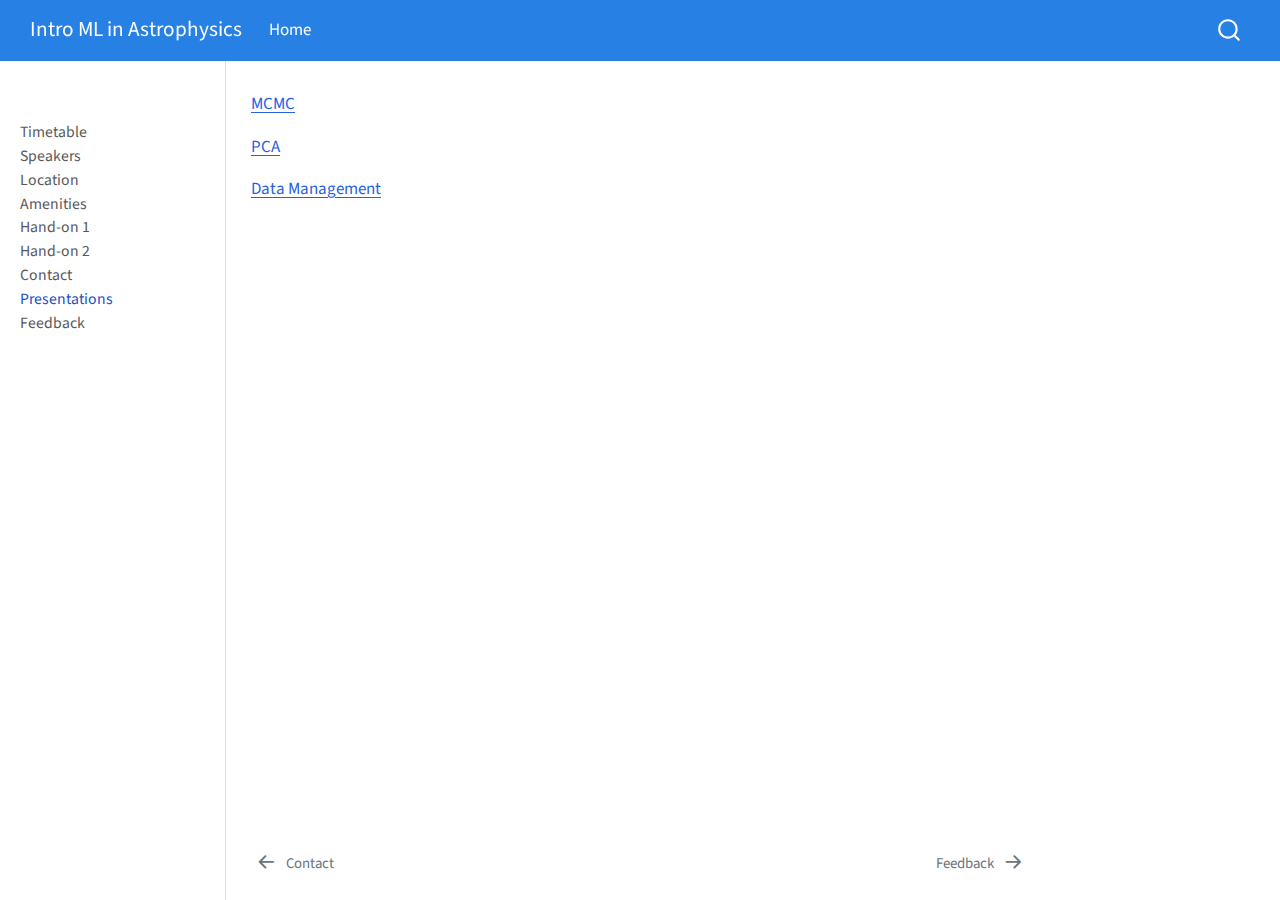
<file: docs/presentations.html>
<!DOCTYPE html>
<html xmlns="http://www.w3.org/1999/xhtml" lang="en" xml:lang="en"><head>

<meta charset="utf-8">
<meta name="generator" content="quarto-1.4.553">

<meta name="viewport" content="width=device-width, initial-scale=1.0, user-scalable=yes">


<title>Intro ML in Astrophysics</title>
<style>
code{white-space: pre-wrap;}
span.smallcaps{font-variant: small-caps;}
div.columns{display: flex; gap: min(4vw, 1.5em);}
div.column{flex: auto; overflow-x: auto;}
div.hanging-indent{margin-left: 1.5em; text-indent: -1.5em;}
ul.task-list{list-style: none;}
ul.task-list li input[type="checkbox"] {
  width: 0.8em;
  margin: 0 0.8em 0.2em -1em; /* quarto-specific, see https://github.com/quarto-dev/quarto-cli/issues/4556 */ 
  vertical-align: middle;
}
</style>


<script src="site_libs/quarto-nav/quarto-nav.js"></script>
<script src="site_libs/quarto-nav/headroom.min.js"></script>
<script src="site_libs/clipboard/clipboard.min.js"></script>
<script src="site_libs/quarto-search/autocomplete.umd.js"></script>
<script src="site_libs/quarto-search/fuse.min.js"></script>
<script src="site_libs/quarto-search/quarto-search.js"></script>
<meta name="quarto:offset" content="./">
<link href="./feedback.html" rel="next">
<link href="./Contact.html" rel="prev">
<script src="site_libs/quarto-html/quarto.js"></script>
<script src="site_libs/quarto-html/popper.min.js"></script>
<script src="site_libs/quarto-html/tippy.umd.min.js"></script>
<script src="site_libs/quarto-html/anchor.min.js"></script>
<link href="site_libs/quarto-html/tippy.css" rel="stylesheet">
<link href="site_libs/quarto-html/quarto-syntax-highlighting.css" rel="stylesheet" id="quarto-text-highlighting-styles">
<script src="site_libs/bootstrap/bootstrap.min.js"></script>
<link href="site_libs/bootstrap/bootstrap-icons.css" rel="stylesheet">
<link href="site_libs/bootstrap/bootstrap.min.css" rel="stylesheet" id="quarto-bootstrap" data-mode="light">
<script id="quarto-search-options" type="application/json">{
  "location": "navbar",
  "copy-button": false,
  "collapse-after": 3,
  "panel-placement": "end",
  "type": "overlay",
  "limit": 50,
  "keyboard-shortcut": [
    "f",
    "/",
    "s"
  ],
  "show-item-context": false,
  "language": {
    "search-no-results-text": "No results",
    "search-matching-documents-text": "matching documents",
    "search-copy-link-title": "Copy link to search",
    "search-hide-matches-text": "Hide additional matches",
    "search-more-match-text": "more match in this document",
    "search-more-matches-text": "more matches in this document",
    "search-clear-button-title": "Clear",
    "search-text-placeholder": "",
    "search-detached-cancel-button-title": "Cancel",
    "search-submit-button-title": "Submit",
    "search-label": "Search"
  }
}</script>


<link rel="stylesheet" href="styles.css">
</head>

<body class="nav-sidebar docked nav-fixed">

<div id="quarto-search-results"></div>
  <header id="quarto-header" class="headroom fixed-top">
    <nav class="navbar navbar-expand-lg " data-bs-theme="dark">
      <div class="navbar-container container-fluid">
      <div class="navbar-brand-container mx-auto">
    <a class="navbar-brand" href="./index.html">
    <span class="navbar-title">Intro ML in Astrophysics</span>
    </a>
  </div>
            <div id="quarto-search" class="" title="Search"></div>
          <button class="navbar-toggler" type="button" data-bs-toggle="collapse" data-bs-target="#navbarCollapse" aria-controls="navbarCollapse" aria-expanded="false" aria-label="Toggle navigation" onclick="if (window.quartoToggleHeadroom) { window.quartoToggleHeadroom(); }">
  <span class="navbar-toggler-icon"></span>
</button>
          <div class="collapse navbar-collapse" id="navbarCollapse">
            <ul class="navbar-nav navbar-nav-scroll me-auto">
  <li class="nav-item">
    <a class="nav-link active" href="./index.html" aria-current="page"> 
<span class="menu-text">Home</span></a>
  </li>  
</ul>
          </div> <!-- /navcollapse -->
          <div class="quarto-navbar-tools">
</div>
      </div> <!-- /container-fluid -->
    </nav>
  <nav class="quarto-secondary-nav">
    <div class="container-fluid d-flex">
      <button type="button" class="quarto-btn-toggle btn" data-bs-toggle="collapse" data-bs-target=".quarto-sidebar-collapse-item" aria-controls="quarto-sidebar" aria-expanded="false" aria-label="Toggle sidebar navigation" onclick="if (window.quartoToggleHeadroom) { window.quartoToggleHeadroom(); }">
        <i class="bi bi-layout-text-sidebar-reverse"></i>
      </button>
        <nav class="quarto-page-breadcrumbs" aria-label="breadcrumb"><ol class="breadcrumb"><li class="breadcrumb-item"><a href="./presentations.html">Presentations</a></li></ol></nav>
        <a class="flex-grow-1" role="button" data-bs-toggle="collapse" data-bs-target=".quarto-sidebar-collapse-item" aria-controls="quarto-sidebar" aria-expanded="false" aria-label="Toggle sidebar navigation" onclick="if (window.quartoToggleHeadroom) { window.quartoToggleHeadroom(); }">      
        </a>
      <button type="button" class="btn quarto-search-button" aria-label="" onclick="window.quartoOpenSearch();">
        <i class="bi bi-search"></i>
      </button>
    </div>
  </nav>
</header>
<!-- content -->
<div id="quarto-content" class="quarto-container page-columns page-rows-contents page-layout-article page-navbar">
<!-- sidebar -->
  <nav id="quarto-sidebar" class="sidebar collapse collapse-horizontal quarto-sidebar-collapse-item sidebar-navigation docked overflow-auto">
        <div class="mt-2 flex-shrink-0 align-items-center">
        <div class="sidebar-search">
        <div id="quarto-search" class="" title="Search"></div>
        </div>
        </div>
    <div class="sidebar-menu-container"> 
    <ul class="list-unstyled mt-1">
        <li class="sidebar-item">
  <div class="sidebar-item-container"> 
  <a href="./index.html" class="sidebar-item-text sidebar-link">
 <span class="menu-text">Timetable</span></a>
  </div>
</li>
        <li class="sidebar-item">
  <div class="sidebar-item-container"> 
  <a href="./speaker.html" class="sidebar-item-text sidebar-link">
 <span class="menu-text">Speakers</span></a>
  </div>
</li>
        <li class="sidebar-item">
  <div class="sidebar-item-container"> 
  <a href="./location.html" class="sidebar-item-text sidebar-link">
 <span class="menu-text">Location</span></a>
  </div>
</li>
        <li class="sidebar-item">
  <div class="sidebar-item-container"> 
  <a href="./amenities.html" class="sidebar-item-text sidebar-link">
 <span class="menu-text">Amenities</span></a>
  </div>
</li>
        <li class="sidebar-item">
  <div class="sidebar-item-container"> 
  <a href="./handon1.html" class="sidebar-item-text sidebar-link">
 <span class="menu-text">Hand-on 1</span></a>
  </div>
</li>
        <li class="sidebar-item">
  <div class="sidebar-item-container"> 
  <a href="./handon2.html" class="sidebar-item-text sidebar-link">
 <span class="menu-text">Hand-on 2</span></a>
  </div>
</li>
        <li class="sidebar-item">
  <div class="sidebar-item-container"> 
  <a href="./Contact.html" class="sidebar-item-text sidebar-link">
 <span class="menu-text">Contact</span></a>
  </div>
</li>
        <li class="sidebar-item">
  <div class="sidebar-item-container"> 
  <a href="./presentations.html" class="sidebar-item-text sidebar-link active">
 <span class="menu-text">Presentations</span></a>
  </div>
</li>
        <li class="sidebar-item">
  <div class="sidebar-item-container"> 
  <a href="./feedback.html" class="sidebar-item-text sidebar-link">
 <span class="menu-text">Feedback</span></a>
  </div>
</li>
    </ul>
    </div>
</nav>
<div id="quarto-sidebar-glass" class="quarto-sidebar-collapse-item" data-bs-toggle="collapse" data-bs-target=".quarto-sidebar-collapse-item"></div>
<!-- margin-sidebar -->
    <div id="quarto-margin-sidebar" class="sidebar margin-sidebar">
        
    </div>
<!-- main -->
<main class="content" id="quarto-document-content">




<p><a href="https://uni-koeln.sciebo.de/s/f4xS5FeRCFIUrrr">MCMC</a></p>
<p><a href="https://uni-koeln.sciebo.de/s/xtH1ikjxjycoEuX">PCA</a></p>
<p><a href="https://uni-koeln.sciebo.de/s/sDt85xchC0nPHcG">Data Management</a></p>



</main> <!-- /main -->
<script id="quarto-html-after-body" type="application/javascript">
window.document.addEventListener("DOMContentLoaded", function (event) {
  const toggleBodyColorMode = (bsSheetEl) => {
    const mode = bsSheetEl.getAttribute("data-mode");
    const bodyEl = window.document.querySelector("body");
    if (mode === "dark") {
      bodyEl.classList.add("quarto-dark");
      bodyEl.classList.remove("quarto-light");
    } else {
      bodyEl.classList.add("quarto-light");
      bodyEl.classList.remove("quarto-dark");
    }
  }
  const toggleBodyColorPrimary = () => {
    const bsSheetEl = window.document.querySelector("link#quarto-bootstrap");
    if (bsSheetEl) {
      toggleBodyColorMode(bsSheetEl);
    }
  }
  toggleBodyColorPrimary();  
  const icon = "";
  const anchorJS = new window.AnchorJS();
  anchorJS.options = {
    placement: 'right',
    icon: icon
  };
  anchorJS.add('.anchored');
  const isCodeAnnotation = (el) => {
    for (const clz of el.classList) {
      if (clz.startsWith('code-annotation-')) {                     
        return true;
      }
    }
    return false;
  }
  const clipboard = new window.ClipboardJS('.code-copy-button', {
    text: function(trigger) {
      const codeEl = trigger.previousElementSibling.cloneNode(true);
      for (const childEl of codeEl.children) {
        if (isCodeAnnotation(childEl)) {
          childEl.remove();
        }
      }
      return codeEl.innerText;
    }
  });
  clipboard.on('success', function(e) {
    // button target
    const button = e.trigger;
    // don't keep focus
    button.blur();
    // flash "checked"
    button.classList.add('code-copy-button-checked');
    var currentTitle = button.getAttribute("title");
    button.setAttribute("title", "Copied!");
    let tooltip;
    if (window.bootstrap) {
      button.setAttribute("data-bs-toggle", "tooltip");
      button.setAttribute("data-bs-placement", "left");
      button.setAttribute("data-bs-title", "Copied!");
      tooltip = new bootstrap.Tooltip(button, 
        { trigger: "manual", 
          customClass: "code-copy-button-tooltip",
          offset: [0, -8]});
      tooltip.show();    
    }
    setTimeout(function() {
      if (tooltip) {
        tooltip.hide();
        button.removeAttribute("data-bs-title");
        button.removeAttribute("data-bs-toggle");
        button.removeAttribute("data-bs-placement");
      }
      button.setAttribute("title", currentTitle);
      button.classList.remove('code-copy-button-checked');
    }, 1000);
    // clear code selection
    e.clearSelection();
  });
    var localhostRegex = new RegExp(/^(?:http|https):\/\/localhost\:?[0-9]*\//);
    var mailtoRegex = new RegExp(/^mailto:/);
      var filterRegex = new RegExp('/' + window.location.host + '/');
    var isInternal = (href) => {
        return filterRegex.test(href) || localhostRegex.test(href) || mailtoRegex.test(href);
    }
    // Inspect non-navigation links and adorn them if external
 	var links = window.document.querySelectorAll('a[href]:not(.nav-link):not(.navbar-brand):not(.toc-action):not(.sidebar-link):not(.sidebar-item-toggle):not(.pagination-link):not(.no-external):not([aria-hidden]):not(.dropdown-item):not(.quarto-navigation-tool)');
    for (var i=0; i<links.length; i++) {
      const link = links[i];
      if (!isInternal(link.href)) {
        // undo the damage that might have been done by quarto-nav.js in the case of
        // links that we want to consider external
        if (link.dataset.originalHref !== undefined) {
          link.href = link.dataset.originalHref;
        }
      }
    }
  function tippyHover(el, contentFn, onTriggerFn, onUntriggerFn) {
    const config = {
      allowHTML: true,
      maxWidth: 500,
      delay: 100,
      arrow: false,
      appendTo: function(el) {
          return el.parentElement;
      },
      interactive: true,
      interactiveBorder: 10,
      theme: 'quarto',
      placement: 'bottom-start',
    };
    if (contentFn) {
      config.content = contentFn;
    }
    if (onTriggerFn) {
      config.onTrigger = onTriggerFn;
    }
    if (onUntriggerFn) {
      config.onUntrigger = onUntriggerFn;
    }
    window.tippy(el, config); 
  }
  const noterefs = window.document.querySelectorAll('a[role="doc-noteref"]');
  for (var i=0; i<noterefs.length; i++) {
    const ref = noterefs[i];
    tippyHover(ref, function() {
      // use id or data attribute instead here
      let href = ref.getAttribute('data-footnote-href') || ref.getAttribute('href');
      try { href = new URL(href).hash; } catch {}
      const id = href.replace(/^#\/?/, "");
      const note = window.document.getElementById(id);
      if (note) {
        return note.innerHTML;
      } else {
        return "";
      }
    });
  }
  const xrefs = window.document.querySelectorAll('a.quarto-xref');
  const processXRef = (id, note) => {
    // Strip column container classes
    const stripColumnClz = (el) => {
      el.classList.remove("page-full", "page-columns");
      if (el.children) {
        for (const child of el.children) {
          stripColumnClz(child);
        }
      }
    }
    stripColumnClz(note)
    if (id === null || id.startsWith('sec-')) {
      // Special case sections, only their first couple elements
      const container = document.createElement("div");
      if (note.children && note.children.length > 2) {
        container.appendChild(note.children[0].cloneNode(true));
        for (let i = 1; i < note.children.length; i++) {
          const child = note.children[i];
          if (child.tagName === "P" && child.innerText === "") {
            continue;
          } else {
            container.appendChild(child.cloneNode(true));
            break;
          }
        }
        if (window.Quarto?.typesetMath) {
          window.Quarto.typesetMath(container);
        }
        return container.innerHTML
      } else {
        if (window.Quarto?.typesetMath) {
          window.Quarto.typesetMath(note);
        }
        return note.innerHTML;
      }
    } else {
      // Remove any anchor links if they are present
      const anchorLink = note.querySelector('a.anchorjs-link');
      if (anchorLink) {
        anchorLink.remove();
      }
      if (window.Quarto?.typesetMath) {
        window.Quarto.typesetMath(note);
      }
      // TODO in 1.5, we should make sure this works without a callout special case
      if (note.classList.contains("callout")) {
        return note.outerHTML;
      } else {
        return note.innerHTML;
      }
    }
  }
  for (var i=0; i<xrefs.length; i++) {
    const xref = xrefs[i];
    tippyHover(xref, undefined, function(instance) {
      instance.disable();
      let url = xref.getAttribute('href');
      let hash = undefined; 
      if (url.startsWith('#')) {
        hash = url;
      } else {
        try { hash = new URL(url).hash; } catch {}
      }
      if (hash) {
        const id = hash.replace(/^#\/?/, "");
        const note = window.document.getElementById(id);
        if (note !== null) {
          try {
            const html = processXRef(id, note.cloneNode(true));
            instance.setContent(html);
          } finally {
            instance.enable();
            instance.show();
          }
        } else {
          // See if we can fetch this
          fetch(url.split('#')[0])
          .then(res => res.text())
          .then(html => {
            const parser = new DOMParser();
            const htmlDoc = parser.parseFromString(html, "text/html");
            const note = htmlDoc.getElementById(id);
            if (note !== null) {
              const html = processXRef(id, note);
              instance.setContent(html);
            } 
          }).finally(() => {
            instance.enable();
            instance.show();
          });
        }
      } else {
        // See if we can fetch a full url (with no hash to target)
        // This is a special case and we should probably do some content thinning / targeting
        fetch(url)
        .then(res => res.text())
        .then(html => {
          const parser = new DOMParser();
          const htmlDoc = parser.parseFromString(html, "text/html");
          const note = htmlDoc.querySelector('main.content');
          if (note !== null) {
            // This should only happen for chapter cross references
            // (since there is no id in the URL)
            // remove the first header
            if (note.children.length > 0 && note.children[0].tagName === "HEADER") {
              note.children[0].remove();
            }
            const html = processXRef(null, note);
            instance.setContent(html);
          } 
        }).finally(() => {
          instance.enable();
          instance.show();
        });
      }
    }, function(instance) {
    });
  }
      let selectedAnnoteEl;
      const selectorForAnnotation = ( cell, annotation) => {
        let cellAttr = 'data-code-cell="' + cell + '"';
        let lineAttr = 'data-code-annotation="' +  annotation + '"';
        const selector = 'span[' + cellAttr + '][' + lineAttr + ']';
        return selector;
      }
      const selectCodeLines = (annoteEl) => {
        const doc = window.document;
        const targetCell = annoteEl.getAttribute("data-target-cell");
        const targetAnnotation = annoteEl.getAttribute("data-target-annotation");
        const annoteSpan = window.document.querySelector(selectorForAnnotation(targetCell, targetAnnotation));
        const lines = annoteSpan.getAttribute("data-code-lines").split(",");
        const lineIds = lines.map((line) => {
          return targetCell + "-" + line;
        })
        let top = null;
        let height = null;
        let parent = null;
        if (lineIds.length > 0) {
            //compute the position of the single el (top and bottom and make a div)
            const el = window.document.getElementById(lineIds[0]);
            top = el.offsetTop;
            height = el.offsetHeight;
            parent = el.parentElement.parentElement;
          if (lineIds.length > 1) {
            const lastEl = window.document.getElementById(lineIds[lineIds.length - 1]);
            const bottom = lastEl.offsetTop + lastEl.offsetHeight;
            height = bottom - top;
          }
          if (top !== null && height !== null && parent !== null) {
            // cook up a div (if necessary) and position it 
            let div = window.document.getElementById("code-annotation-line-highlight");
            if (div === null) {
              div = window.document.createElement("div");
              div.setAttribute("id", "code-annotation-line-highlight");
              div.style.position = 'absolute';
              parent.appendChild(div);
            }
            div.style.top = top - 2 + "px";
            div.style.height = height + 4 + "px";
            div.style.left = 0;
            let gutterDiv = window.document.getElementById("code-annotation-line-highlight-gutter");
            if (gutterDiv === null) {
              gutterDiv = window.document.createElement("div");
              gutterDiv.setAttribute("id", "code-annotation-line-highlight-gutter");
              gutterDiv.style.position = 'absolute';
              const codeCell = window.document.getElementById(targetCell);
              const gutter = codeCell.querySelector('.code-annotation-gutter');
              gutter.appendChild(gutterDiv);
            }
            gutterDiv.style.top = top - 2 + "px";
            gutterDiv.style.height = height + 4 + "px";
          }
          selectedAnnoteEl = annoteEl;
        }
      };
      const unselectCodeLines = () => {
        const elementsIds = ["code-annotation-line-highlight", "code-annotation-line-highlight-gutter"];
        elementsIds.forEach((elId) => {
          const div = window.document.getElementById(elId);
          if (div) {
            div.remove();
          }
        });
        selectedAnnoteEl = undefined;
      };
        // Handle positioning of the toggle
    window.addEventListener(
      "resize",
      throttle(() => {
        elRect = undefined;
        if (selectedAnnoteEl) {
          selectCodeLines(selectedAnnoteEl);
        }
      }, 10)
    );
    function throttle(fn, ms) {
    let throttle = false;
    let timer;
      return (...args) => {
        if(!throttle) { // first call gets through
            fn.apply(this, args);
            throttle = true;
        } else { // all the others get throttled
            if(timer) clearTimeout(timer); // cancel #2
            timer = setTimeout(() => {
              fn.apply(this, args);
              timer = throttle = false;
            }, ms);
        }
      };
    }
      // Attach click handler to the DT
      const annoteDls = window.document.querySelectorAll('dt[data-target-cell]');
      for (const annoteDlNode of annoteDls) {
        annoteDlNode.addEventListener('click', (event) => {
          const clickedEl = event.target;
          if (clickedEl !== selectedAnnoteEl) {
            unselectCodeLines();
            const activeEl = window.document.querySelector('dt[data-target-cell].code-annotation-active');
            if (activeEl) {
              activeEl.classList.remove('code-annotation-active');
            }
            selectCodeLines(clickedEl);
            clickedEl.classList.add('code-annotation-active');
          } else {
            // Unselect the line
            unselectCodeLines();
            clickedEl.classList.remove('code-annotation-active');
          }
        });
      }
  const findCites = (el) => {
    const parentEl = el.parentElement;
    if (parentEl) {
      const cites = parentEl.dataset.cites;
      if (cites) {
        return {
          el,
          cites: cites.split(' ')
        };
      } else {
        return findCites(el.parentElement)
      }
    } else {
      return undefined;
    }
  };
  var bibliorefs = window.document.querySelectorAll('a[role="doc-biblioref"]');
  for (var i=0; i<bibliorefs.length; i++) {
    const ref = bibliorefs[i];
    const citeInfo = findCites(ref);
    if (citeInfo) {
      tippyHover(citeInfo.el, function() {
        var popup = window.document.createElement('div');
        citeInfo.cites.forEach(function(cite) {
          var citeDiv = window.document.createElement('div');
          citeDiv.classList.add('hanging-indent');
          citeDiv.classList.add('csl-entry');
          var biblioDiv = window.document.getElementById('ref-' + cite);
          if (biblioDiv) {
            citeDiv.innerHTML = biblioDiv.innerHTML;
          }
          popup.appendChild(citeDiv);
        });
        return popup.innerHTML;
      });
    }
  }
});
</script>
<nav class="page-navigation">
  <div class="nav-page nav-page-previous">
      <a href="./Contact.html" class="pagination-link" aria-label="Contact">
        <i class="bi bi-arrow-left-short"></i> <span class="nav-page-text">Contact</span>
      </a>          
  </div>
  <div class="nav-page nav-page-next">
      <a href="./feedback.html" class="pagination-link" aria-label="Feedback">
        <span class="nav-page-text">Feedback</span> <i class="bi bi-arrow-right-short"></i>
      </a>
  </div>
</nav>
</div> <!-- /content -->




</body></html>
</file>
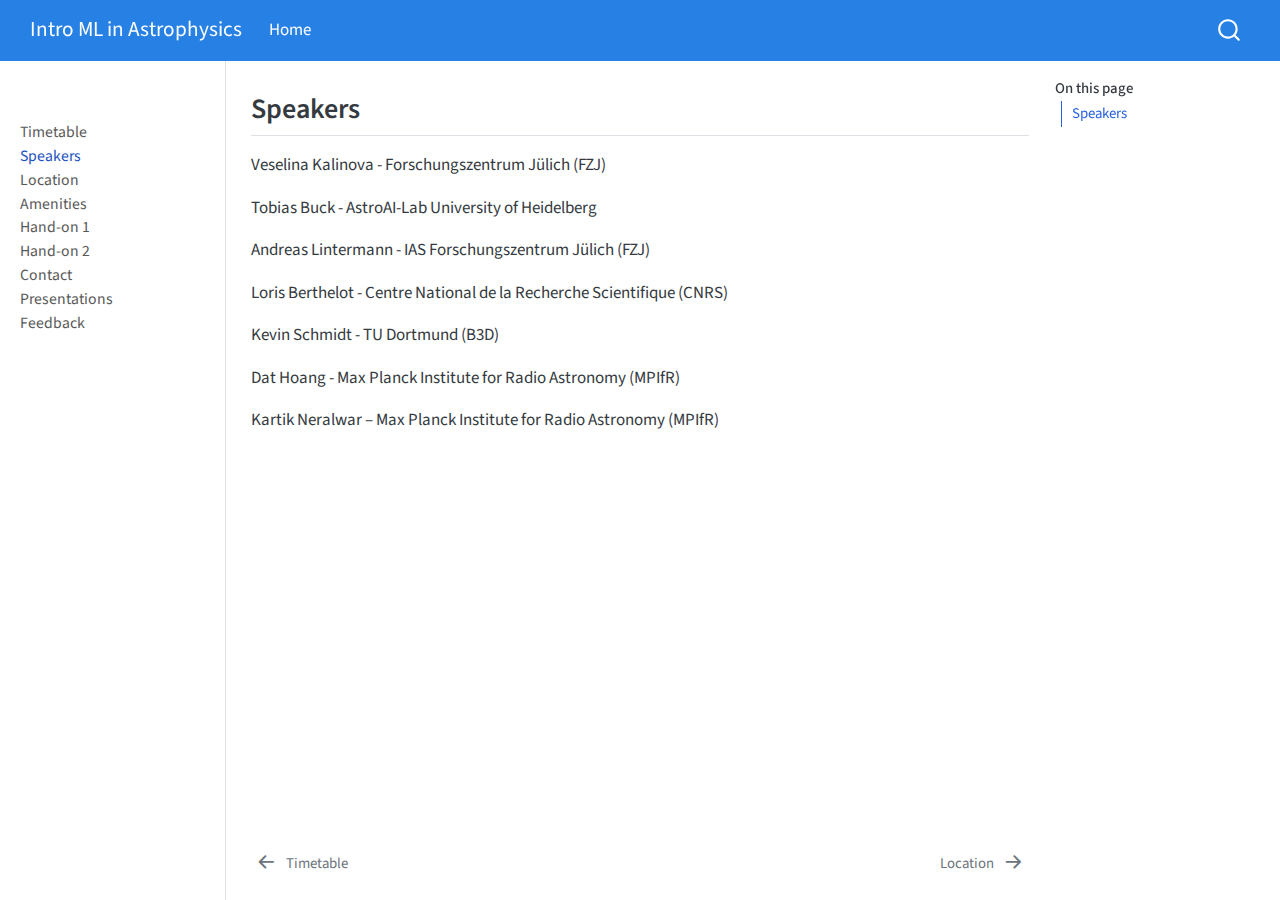
<file: docs/speaker.html>
<!DOCTYPE html>
<html xmlns="http://www.w3.org/1999/xhtml" lang="en" xml:lang="en"><head>

<meta charset="utf-8">
<meta name="generator" content="quarto-1.4.553">

<meta name="viewport" content="width=device-width, initial-scale=1.0, user-scalable=yes">


<title>Intro ML in Astrophysics</title>
<style>
code{white-space: pre-wrap;}
span.smallcaps{font-variant: small-caps;}
div.columns{display: flex; gap: min(4vw, 1.5em);}
div.column{flex: auto; overflow-x: auto;}
div.hanging-indent{margin-left: 1.5em; text-indent: -1.5em;}
ul.task-list{list-style: none;}
ul.task-list li input[type="checkbox"] {
  width: 0.8em;
  margin: 0 0.8em 0.2em -1em; /* quarto-specific, see https://github.com/quarto-dev/quarto-cli/issues/4556 */ 
  vertical-align: middle;
}
</style>


<script src="site_libs/quarto-nav/quarto-nav.js"></script>
<script src="site_libs/quarto-nav/headroom.min.js"></script>
<script src="site_libs/clipboard/clipboard.min.js"></script>
<script src="site_libs/quarto-search/autocomplete.umd.js"></script>
<script src="site_libs/quarto-search/fuse.min.js"></script>
<script src="site_libs/quarto-search/quarto-search.js"></script>
<meta name="quarto:offset" content="./">
<link href="./location.html" rel="next">
<link href="./index.html" rel="prev">
<script src="site_libs/quarto-html/quarto.js"></script>
<script src="site_libs/quarto-html/popper.min.js"></script>
<script src="site_libs/quarto-html/tippy.umd.min.js"></script>
<script src="site_libs/quarto-html/anchor.min.js"></script>
<link href="site_libs/quarto-html/tippy.css" rel="stylesheet">
<link href="site_libs/quarto-html/quarto-syntax-highlighting.css" rel="stylesheet" id="quarto-text-highlighting-styles">
<script src="site_libs/bootstrap/bootstrap.min.js"></script>
<link href="site_libs/bootstrap/bootstrap-icons.css" rel="stylesheet">
<link href="site_libs/bootstrap/bootstrap.min.css" rel="stylesheet" id="quarto-bootstrap" data-mode="light">
<script id="quarto-search-options" type="application/json">{
  "location": "navbar",
  "copy-button": false,
  "collapse-after": 3,
  "panel-placement": "end",
  "type": "overlay",
  "limit": 50,
  "keyboard-shortcut": [
    "f",
    "/",
    "s"
  ],
  "show-item-context": false,
  "language": {
    "search-no-results-text": "No results",
    "search-matching-documents-text": "matching documents",
    "search-copy-link-title": "Copy link to search",
    "search-hide-matches-text": "Hide additional matches",
    "search-more-match-text": "more match in this document",
    "search-more-matches-text": "more matches in this document",
    "search-clear-button-title": "Clear",
    "search-text-placeholder": "",
    "search-detached-cancel-button-title": "Cancel",
    "search-submit-button-title": "Submit",
    "search-label": "Search"
  }
}</script>


<link rel="stylesheet" href="styles.css">
</head>

<body class="nav-sidebar docked nav-fixed">

<div id="quarto-search-results"></div>
  <header id="quarto-header" class="headroom fixed-top">
    <nav class="navbar navbar-expand-lg " data-bs-theme="dark">
      <div class="navbar-container container-fluid">
      <div class="navbar-brand-container mx-auto">
    <a class="navbar-brand" href="./index.html">
    <span class="navbar-title">Intro ML in Astrophysics</span>
    </a>
  </div>
            <div id="quarto-search" class="" title="Search"></div>
          <button class="navbar-toggler" type="button" data-bs-toggle="collapse" data-bs-target="#navbarCollapse" aria-controls="navbarCollapse" aria-expanded="false" aria-label="Toggle navigation" onclick="if (window.quartoToggleHeadroom) { window.quartoToggleHeadroom(); }">
  <span class="navbar-toggler-icon"></span>
</button>
          <div class="collapse navbar-collapse" id="navbarCollapse">
            <ul class="navbar-nav navbar-nav-scroll me-auto">
  <li class="nav-item">
    <a class="nav-link active" href="./index.html" aria-current="page"> 
<span class="menu-text">Home</span></a>
  </li>  
</ul>
          </div> <!-- /navcollapse -->
          <div class="quarto-navbar-tools">
</div>
      </div> <!-- /container-fluid -->
    </nav>
  <nav class="quarto-secondary-nav">
    <div class="container-fluid d-flex">
      <button type="button" class="quarto-btn-toggle btn" data-bs-toggle="collapse" data-bs-target=".quarto-sidebar-collapse-item" aria-controls="quarto-sidebar" aria-expanded="false" aria-label="Toggle sidebar navigation" onclick="if (window.quartoToggleHeadroom) { window.quartoToggleHeadroom(); }">
        <i class="bi bi-layout-text-sidebar-reverse"></i>
      </button>
        <nav class="quarto-page-breadcrumbs" aria-label="breadcrumb"><ol class="breadcrumb"><li class="breadcrumb-item"><a href="./speaker.html">Speakers</a></li></ol></nav>
        <a class="flex-grow-1" role="button" data-bs-toggle="collapse" data-bs-target=".quarto-sidebar-collapse-item" aria-controls="quarto-sidebar" aria-expanded="false" aria-label="Toggle sidebar navigation" onclick="if (window.quartoToggleHeadroom) { window.quartoToggleHeadroom(); }">      
        </a>
      <button type="button" class="btn quarto-search-button" aria-label="" onclick="window.quartoOpenSearch();">
        <i class="bi bi-search"></i>
      </button>
    </div>
  </nav>
</header>
<!-- content -->
<div id="quarto-content" class="quarto-container page-columns page-rows-contents page-layout-article page-navbar">
<!-- sidebar -->
  <nav id="quarto-sidebar" class="sidebar collapse collapse-horizontal quarto-sidebar-collapse-item sidebar-navigation docked overflow-auto">
        <div class="mt-2 flex-shrink-0 align-items-center">
        <div class="sidebar-search">
        <div id="quarto-search" class="" title="Search"></div>
        </div>
        </div>
    <div class="sidebar-menu-container"> 
    <ul class="list-unstyled mt-1">
        <li class="sidebar-item">
  <div class="sidebar-item-container"> 
  <a href="./index.html" class="sidebar-item-text sidebar-link">
 <span class="menu-text">Timetable</span></a>
  </div>
</li>
        <li class="sidebar-item">
  <div class="sidebar-item-container"> 
  <a href="./speaker.html" class="sidebar-item-text sidebar-link active">
 <span class="menu-text">Speakers</span></a>
  </div>
</li>
        <li class="sidebar-item">
  <div class="sidebar-item-container"> 
  <a href="./location.html" class="sidebar-item-text sidebar-link">
 <span class="menu-text">Location</span></a>
  </div>
</li>
        <li class="sidebar-item">
  <div class="sidebar-item-container"> 
  <a href="./amenities.html" class="sidebar-item-text sidebar-link">
 <span class="menu-text">Amenities</span></a>
  </div>
</li>
        <li class="sidebar-item">
  <div class="sidebar-item-container"> 
  <a href="./handon1.html" class="sidebar-item-text sidebar-link">
 <span class="menu-text">Hand-on 1</span></a>
  </div>
</li>
        <li class="sidebar-item">
  <div class="sidebar-item-container"> 
  <a href="./handon2.html" class="sidebar-item-text sidebar-link">
 <span class="menu-text">Hand-on 2</span></a>
  </div>
</li>
        <li class="sidebar-item">
  <div class="sidebar-item-container"> 
  <a href="./Contact.html" class="sidebar-item-text sidebar-link">
 <span class="menu-text">Contact</span></a>
  </div>
</li>
        <li class="sidebar-item">
  <div class="sidebar-item-container"> 
  <a href="./presentations.html" class="sidebar-item-text sidebar-link">
 <span class="menu-text">Presentations</span></a>
  </div>
</li>
        <li class="sidebar-item">
  <div class="sidebar-item-container"> 
  <a href="./feedback.html" class="sidebar-item-text sidebar-link">
 <span class="menu-text">Feedback</span></a>
  </div>
</li>
    </ul>
    </div>
</nav>
<div id="quarto-sidebar-glass" class="quarto-sidebar-collapse-item" data-bs-toggle="collapse" data-bs-target=".quarto-sidebar-collapse-item"></div>
<!-- margin-sidebar -->
    <div id="quarto-margin-sidebar" class="sidebar margin-sidebar">
        <nav id="TOC" role="doc-toc" class="toc-active">
    <h2 id="toc-title">On this page</h2>
   
  <ul>
  <li><a href="#speakers" id="toc-speakers" class="nav-link active" data-scroll-target="#speakers">Speakers</a></li>
  </ul>
</nav>
    </div>
<!-- main -->
<main class="content" id="quarto-document-content">




<section id="speakers" class="level2">
<h2 class="anchored" data-anchor-id="speakers">Speakers</h2>
<p>Veselina Kalinova - Forschungszentrum Jülich (FZJ)</p>
<p>Tobias Buck - AstroAI-Lab University of Heidelberg</p>
<p>Andreas Lintermann - IAS Forschungszentrum Jülich (FZJ)</p>
<p>Loris Berthelot - Centre National de la Recherche Scientifique (CNRS)</p>
<p>Kevin Schmidt - TU Dortmund (B3D)</p>
<p>Dat Hoang - Max Planck Institute for Radio Astronomy (MPIfR)</p>
<p>Kartik Neralwar – Max Planck Institute for Radio Astronomy (MPIfR)</p>


</section>

</main> <!-- /main -->
<script id="quarto-html-after-body" type="application/javascript">
window.document.addEventListener("DOMContentLoaded", function (event) {
  const toggleBodyColorMode = (bsSheetEl) => {
    const mode = bsSheetEl.getAttribute("data-mode");
    const bodyEl = window.document.querySelector("body");
    if (mode === "dark") {
      bodyEl.classList.add("quarto-dark");
      bodyEl.classList.remove("quarto-light");
    } else {
      bodyEl.classList.add("quarto-light");
      bodyEl.classList.remove("quarto-dark");
    }
  }
  const toggleBodyColorPrimary = () => {
    const bsSheetEl = window.document.querySelector("link#quarto-bootstrap");
    if (bsSheetEl) {
      toggleBodyColorMode(bsSheetEl);
    }
  }
  toggleBodyColorPrimary();  
  const icon = "";
  const anchorJS = new window.AnchorJS();
  anchorJS.options = {
    placement: 'right',
    icon: icon
  };
  anchorJS.add('.anchored');
  const isCodeAnnotation = (el) => {
    for (const clz of el.classList) {
      if (clz.startsWith('code-annotation-')) {                     
        return true;
      }
    }
    return false;
  }
  const clipboard = new window.ClipboardJS('.code-copy-button', {
    text: function(trigger) {
      const codeEl = trigger.previousElementSibling.cloneNode(true);
      for (const childEl of codeEl.children) {
        if (isCodeAnnotation(childEl)) {
          childEl.remove();
        }
      }
      return codeEl.innerText;
    }
  });
  clipboard.on('success', function(e) {
    // button target
    const button = e.trigger;
    // don't keep focus
    button.blur();
    // flash "checked"
    button.classList.add('code-copy-button-checked');
    var currentTitle = button.getAttribute("title");
    button.setAttribute("title", "Copied!");
    let tooltip;
    if (window.bootstrap) {
      button.setAttribute("data-bs-toggle", "tooltip");
      button.setAttribute("data-bs-placement", "left");
      button.setAttribute("data-bs-title", "Copied!");
      tooltip = new bootstrap.Tooltip(button, 
        { trigger: "manual", 
          customClass: "code-copy-button-tooltip",
          offset: [0, -8]});
      tooltip.show();    
    }
    setTimeout(function() {
      if (tooltip) {
        tooltip.hide();
        button.removeAttribute("data-bs-title");
        button.removeAttribute("data-bs-toggle");
        button.removeAttribute("data-bs-placement");
      }
      button.setAttribute("title", currentTitle);
      button.classList.remove('code-copy-button-checked');
    }, 1000);
    // clear code selection
    e.clearSelection();
  });
    var localhostRegex = new RegExp(/^(?:http|https):\/\/localhost\:?[0-9]*\//);
    var mailtoRegex = new RegExp(/^mailto:/);
      var filterRegex = new RegExp('/' + window.location.host + '/');
    var isInternal = (href) => {
        return filterRegex.test(href) || localhostRegex.test(href) || mailtoRegex.test(href);
    }
    // Inspect non-navigation links and adorn them if external
 	var links = window.document.querySelectorAll('a[href]:not(.nav-link):not(.navbar-brand):not(.toc-action):not(.sidebar-link):not(.sidebar-item-toggle):not(.pagination-link):not(.no-external):not([aria-hidden]):not(.dropdown-item):not(.quarto-navigation-tool)');
    for (var i=0; i<links.length; i++) {
      const link = links[i];
      if (!isInternal(link.href)) {
        // undo the damage that might have been done by quarto-nav.js in the case of
        // links that we want to consider external
        if (link.dataset.originalHref !== undefined) {
          link.href = link.dataset.originalHref;
        }
      }
    }
  function tippyHover(el, contentFn, onTriggerFn, onUntriggerFn) {
    const config = {
      allowHTML: true,
      maxWidth: 500,
      delay: 100,
      arrow: false,
      appendTo: function(el) {
          return el.parentElement;
      },
      interactive: true,
      interactiveBorder: 10,
      theme: 'quarto',
      placement: 'bottom-start',
    };
    if (contentFn) {
      config.content = contentFn;
    }
    if (onTriggerFn) {
      config.onTrigger = onTriggerFn;
    }
    if (onUntriggerFn) {
      config.onUntrigger = onUntriggerFn;
    }
    window.tippy(el, config); 
  }
  const noterefs = window.document.querySelectorAll('a[role="doc-noteref"]');
  for (var i=0; i<noterefs.length; i++) {
    const ref = noterefs[i];
    tippyHover(ref, function() {
      // use id or data attribute instead here
      let href = ref.getAttribute('data-footnote-href') || ref.getAttribute('href');
      try { href = new URL(href).hash; } catch {}
      const id = href.replace(/^#\/?/, "");
      const note = window.document.getElementById(id);
      if (note) {
        return note.innerHTML;
      } else {
        return "";
      }
    });
  }
  const xrefs = window.document.querySelectorAll('a.quarto-xref');
  const processXRef = (id, note) => {
    // Strip column container classes
    const stripColumnClz = (el) => {
      el.classList.remove("page-full", "page-columns");
      if (el.children) {
        for (const child of el.children) {
          stripColumnClz(child);
        }
      }
    }
    stripColumnClz(note)
    if (id === null || id.startsWith('sec-')) {
      // Special case sections, only their first couple elements
      const container = document.createElement("div");
      if (note.children && note.children.length > 2) {
        container.appendChild(note.children[0].cloneNode(true));
        for (let i = 1; i < note.children.length; i++) {
          const child = note.children[i];
          if (child.tagName === "P" && child.innerText === "") {
            continue;
          } else {
            container.appendChild(child.cloneNode(true));
            break;
          }
        }
        if (window.Quarto?.typesetMath) {
          window.Quarto.typesetMath(container);
        }
        return container.innerHTML
      } else {
        if (window.Quarto?.typesetMath) {
          window.Quarto.typesetMath(note);
        }
        return note.innerHTML;
      }
    } else {
      // Remove any anchor links if they are present
      const anchorLink = note.querySelector('a.anchorjs-link');
      if (anchorLink) {
        anchorLink.remove();
      }
      if (window.Quarto?.typesetMath) {
        window.Quarto.typesetMath(note);
      }
      // TODO in 1.5, we should make sure this works without a callout special case
      if (note.classList.contains("callout")) {
        return note.outerHTML;
      } else {
        return note.innerHTML;
      }
    }
  }
  for (var i=0; i<xrefs.length; i++) {
    const xref = xrefs[i];
    tippyHover(xref, undefined, function(instance) {
      instance.disable();
      let url = xref.getAttribute('href');
      let hash = undefined; 
      if (url.startsWith('#')) {
        hash = url;
      } else {
        try { hash = new URL(url).hash; } catch {}
      }
      if (hash) {
        const id = hash.replace(/^#\/?/, "");
        const note = window.document.getElementById(id);
        if (note !== null) {
          try {
            const html = processXRef(id, note.cloneNode(true));
            instance.setContent(html);
          } finally {
            instance.enable();
            instance.show();
          }
        } else {
          // See if we can fetch this
          fetch(url.split('#')[0])
          .then(res => res.text())
          .then(html => {
            const parser = new DOMParser();
            const htmlDoc = parser.parseFromString(html, "text/html");
            const note = htmlDoc.getElementById(id);
            if (note !== null) {
              const html = processXRef(id, note);
              instance.setContent(html);
            } 
          }).finally(() => {
            instance.enable();
            instance.show();
          });
        }
      } else {
        // See if we can fetch a full url (with no hash to target)
        // This is a special case and we should probably do some content thinning / targeting
        fetch(url)
        .then(res => res.text())
        .then(html => {
          const parser = new DOMParser();
          const htmlDoc = parser.parseFromString(html, "text/html");
          const note = htmlDoc.querySelector('main.content');
          if (note !== null) {
            // This should only happen for chapter cross references
            // (since there is no id in the URL)
            // remove the first header
            if (note.children.length > 0 && note.children[0].tagName === "HEADER") {
              note.children[0].remove();
            }
            const html = processXRef(null, note);
            instance.setContent(html);
          } 
        }).finally(() => {
          instance.enable();
          instance.show();
        });
      }
    }, function(instance) {
    });
  }
      let selectedAnnoteEl;
      const selectorForAnnotation = ( cell, annotation) => {
        let cellAttr = 'data-code-cell="' + cell + '"';
        let lineAttr = 'data-code-annotation="' +  annotation + '"';
        const selector = 'span[' + cellAttr + '][' + lineAttr + ']';
        return selector;
      }
      const selectCodeLines = (annoteEl) => {
        const doc = window.document;
        const targetCell = annoteEl.getAttribute("data-target-cell");
        const targetAnnotation = annoteEl.getAttribute("data-target-annotation");
        const annoteSpan = window.document.querySelector(selectorForAnnotation(targetCell, targetAnnotation));
        const lines = annoteSpan.getAttribute("data-code-lines").split(",");
        const lineIds = lines.map((line) => {
          return targetCell + "-" + line;
        })
        let top = null;
        let height = null;
        let parent = null;
        if (lineIds.length > 0) {
            //compute the position of the single el (top and bottom and make a div)
            const el = window.document.getElementById(lineIds[0]);
            top = el.offsetTop;
            height = el.offsetHeight;
            parent = el.parentElement.parentElement;
          if (lineIds.length > 1) {
            const lastEl = window.document.getElementById(lineIds[lineIds.length - 1]);
            const bottom = lastEl.offsetTop + lastEl.offsetHeight;
            height = bottom - top;
          }
          if (top !== null && height !== null && parent !== null) {
            // cook up a div (if necessary) and position it 
            let div = window.document.getElementById("code-annotation-line-highlight");
            if (div === null) {
              div = window.document.createElement("div");
              div.setAttribute("id", "code-annotation-line-highlight");
              div.style.position = 'absolute';
              parent.appendChild(div);
            }
            div.style.top = top - 2 + "px";
            div.style.height = height + 4 + "px";
            div.style.left = 0;
            let gutterDiv = window.document.getElementById("code-annotation-line-highlight-gutter");
            if (gutterDiv === null) {
              gutterDiv = window.document.createElement("div");
              gutterDiv.setAttribute("id", "code-annotation-line-highlight-gutter");
              gutterDiv.style.position = 'absolute';
              const codeCell = window.document.getElementById(targetCell);
              const gutter = codeCell.querySelector('.code-annotation-gutter');
              gutter.appendChild(gutterDiv);
            }
            gutterDiv.style.top = top - 2 + "px";
            gutterDiv.style.height = height + 4 + "px";
          }
          selectedAnnoteEl = annoteEl;
        }
      };
      const unselectCodeLines = () => {
        const elementsIds = ["code-annotation-line-highlight", "code-annotation-line-highlight-gutter"];
        elementsIds.forEach((elId) => {
          const div = window.document.getElementById(elId);
          if (div) {
            div.remove();
          }
        });
        selectedAnnoteEl = undefined;
      };
        // Handle positioning of the toggle
    window.addEventListener(
      "resize",
      throttle(() => {
        elRect = undefined;
        if (selectedAnnoteEl) {
          selectCodeLines(selectedAnnoteEl);
        }
      }, 10)
    );
    function throttle(fn, ms) {
    let throttle = false;
    let timer;
      return (...args) => {
        if(!throttle) { // first call gets through
            fn.apply(this, args);
            throttle = true;
        } else { // all the others get throttled
            if(timer) clearTimeout(timer); // cancel #2
            timer = setTimeout(() => {
              fn.apply(this, args);
              timer = throttle = false;
            }, ms);
        }
      };
    }
      // Attach click handler to the DT
      const annoteDls = window.document.querySelectorAll('dt[data-target-cell]');
      for (const annoteDlNode of annoteDls) {
        annoteDlNode.addEventListener('click', (event) => {
          const clickedEl = event.target;
          if (clickedEl !== selectedAnnoteEl) {
            unselectCodeLines();
            const activeEl = window.document.querySelector('dt[data-target-cell].code-annotation-active');
            if (activeEl) {
              activeEl.classList.remove('code-annotation-active');
            }
            selectCodeLines(clickedEl);
            clickedEl.classList.add('code-annotation-active');
          } else {
            // Unselect the line
            unselectCodeLines();
            clickedEl.classList.remove('code-annotation-active');
          }
        });
      }
  const findCites = (el) => {
    const parentEl = el.parentElement;
    if (parentEl) {
      const cites = parentEl.dataset.cites;
      if (cites) {
        return {
          el,
          cites: cites.split(' ')
        };
      } else {
        return findCites(el.parentElement)
      }
    } else {
      return undefined;
    }
  };
  var bibliorefs = window.document.querySelectorAll('a[role="doc-biblioref"]');
  for (var i=0; i<bibliorefs.length; i++) {
    const ref = bibliorefs[i];
    const citeInfo = findCites(ref);
    if (citeInfo) {
      tippyHover(citeInfo.el, function() {
        var popup = window.document.createElement('div');
        citeInfo.cites.forEach(function(cite) {
          var citeDiv = window.document.createElement('div');
          citeDiv.classList.add('hanging-indent');
          citeDiv.classList.add('csl-entry');
          var biblioDiv = window.document.getElementById('ref-' + cite);
          if (biblioDiv) {
            citeDiv.innerHTML = biblioDiv.innerHTML;
          }
          popup.appendChild(citeDiv);
        });
        return popup.innerHTML;
      });
    }
  }
});
</script>
<nav class="page-navigation">
  <div class="nav-page nav-page-previous">
      <a href="./index.html" class="pagination-link" aria-label="Timetable">
        <i class="bi bi-arrow-left-short"></i> <span class="nav-page-text">Timetable</span>
      </a>          
  </div>
  <div class="nav-page nav-page-next">
      <a href="./location.html" class="pagination-link" aria-label="Location">
        <span class="nav-page-text">Location</span> <i class="bi bi-arrow-right-short"></i>
      </a>
  </div>
</nav>
</div> <!-- /content -->




</body></html>
</file>
<file: docs/site_libs/quarto-html/tippy.css>
.tippy-box[data-animation=fade][data-state=hidden]{opacity:0}[data-tippy-root]{max-width:calc(100vw - 10px)}.tippy-box{position:relative;background-color:#333;color:#fff;border-radius:4px;font-size:14px;line-height:1.4;white-space:normal;outline:0;transition-property:transform,visibility,opacity}.tippy-box[data-placement^=top]>.tippy-arrow{bottom:0}.tippy-box[data-placement^=top]>.tippy-arrow:before{bottom:-7px;left:0;border-width:8px 8px 0;border-top-color:initial;transform-origin:center top}.tippy-box[data-placement^=bottom]>.tippy-arrow{top:0}.tippy-box[data-placement^=bottom]>.tippy-arrow:before{top:-7px;left:0;border-width:0 8px 8px;border-bottom-color:initial;transform-origin:center bottom}.tippy-box[data-placement^=left]>.tippy-arrow{right:0}.tippy-box[data-placement^=left]>.tippy-arrow:before{border-width:8px 0 8px 8px;border-left-color:initial;right:-7px;transform-origin:center left}.tippy-box[data-placement^=right]>.tippy-arrow{left:0}.tippy-box[data-placement^=right]>.tippy-arrow:before{left:-7px;border-width:8px 8px 8px 0;border-right-color:initial;transform-origin:center right}.tippy-box[data-inertia][data-state=visible]{transition-timing-function:cubic-bezier(.54,1.5,.38,1.11)}.tippy-arrow{width:16px;height:16px;color:#333}.tippy-arrow:before{content:"";position:absolute;border-color:transparent;border-style:solid}.tippy-content{position:relative;padding:5px 9px;z-index:1}
</file>
<file: docs/site_libs/quarto-html/quarto-syntax-highlighting.css>
/* quarto syntax highlight colors */
:root {
  --quarto-hl-ot-color: #003B4F;
  --quarto-hl-at-color: #657422;
  --quarto-hl-ss-color: #20794D;
  --quarto-hl-an-color: #5E5E5E;
  --quarto-hl-fu-color: #4758AB;
  --quarto-hl-st-color: #20794D;
  --quarto-hl-cf-color: #003B4F;
  --quarto-hl-op-color: #5E5E5E;
  --quarto-hl-er-color: #AD0000;
  --quarto-hl-bn-color: #AD0000;
  --quarto-hl-al-color: #AD0000;
  --quarto-hl-va-color: #111111;
  --quarto-hl-bu-color: inherit;
  --quarto-hl-ex-color: inherit;
  --quarto-hl-pp-color: #AD0000;
  --quarto-hl-in-color: #5E5E5E;
  --quarto-hl-vs-color: #20794D;
  --quarto-hl-wa-color: #5E5E5E;
  --quarto-hl-do-color: #5E5E5E;
  --quarto-hl-im-color: #00769E;
  --quarto-hl-ch-color: #20794D;
  --quarto-hl-dt-color: #AD0000;
  --quarto-hl-fl-color: #AD0000;
  --quarto-hl-co-color: #5E5E5E;
  --quarto-hl-cv-color: #5E5E5E;
  --quarto-hl-cn-color: #8f5902;
  --quarto-hl-sc-color: #5E5E5E;
  --quarto-hl-dv-color: #AD0000;
  --quarto-hl-kw-color: #003B4F;
}

/* other quarto variables */
:root {
  --quarto-font-monospace: SFMono-Regular, Menlo, Monaco, Consolas, "Liberation Mono", "Courier New", monospace;
}

pre > code.sourceCode > span {
  color: #003B4F;
}

code span {
  color: #003B4F;
}

code.sourceCode > span {
  color: #003B4F;
}

div.sourceCode,
div.sourceCode pre.sourceCode {
  color: #003B4F;
}

code span.ot {
  color: #003B4F;
  font-style: inherit;
}

code span.at {
  color: #657422;
  font-style: inherit;
}

code span.ss {
  color: #20794D;
  font-style: inherit;
}

code span.an {
  color: #5E5E5E;
  font-style: inherit;
}

code span.fu {
  color: #4758AB;
  font-style: inherit;
}

code span.st {
  color: #20794D;
  font-style: inherit;
}

code span.cf {
  color: #003B4F;
  font-weight: bold;
  font-style: inherit;
}

code span.op {
  color: #5E5E5E;
  font-style: inherit;
}

code span.er {
  color: #AD0000;
  font-style: inherit;
}

code span.bn {
  color: #AD0000;
  font-style: inherit;
}

code span.al {
  color: #AD0000;
  font-style: inherit;
}

code span.va {
  color: #111111;
  font-style: inherit;
}

code span.bu {
  font-style: inherit;
}

code span.ex {
  font-style: inherit;
}

code span.pp {
  color: #AD0000;
  font-style: inherit;
}

code span.in {
  color: #5E5E5E;
  font-style: inherit;
}

code span.vs {
  color: #20794D;
  font-style: inherit;
}

code span.wa {
  color: #5E5E5E;
  font-style: italic;
}

code span.do {
  color: #5E5E5E;
  font-style: italic;
}

code span.im {
  color: #00769E;
  font-style: inherit;
}

code span.ch {
  color: #20794D;
  font-style: inherit;
}

code span.dt {
  color: #AD0000;
  font-style: inherit;
}

code span.fl {
  color: #AD0000;
  font-style: inherit;
}

code span.co {
  color: #5E5E5E;
  font-style: inherit;
}

code span.cv {
  color: #5E5E5E;
  font-style: italic;
}

code span.cn {
  color: #8f5902;
  font-style: inherit;
}

code span.sc {
  color: #5E5E5E;
  font-style: inherit;
}

code span.dv {
  color: #AD0000;
  font-style: inherit;
}

code span.kw {
  color: #003B4F;
  font-weight: bold;
  font-style: inherit;
}

.prevent-inlining {
  content: "</";
}

/*# sourceMappingURL=debc5d5d77c3f9108843748ff7464032.css.map */
</file>
<file: docs/styles.css>
/* css styles */
</file>
